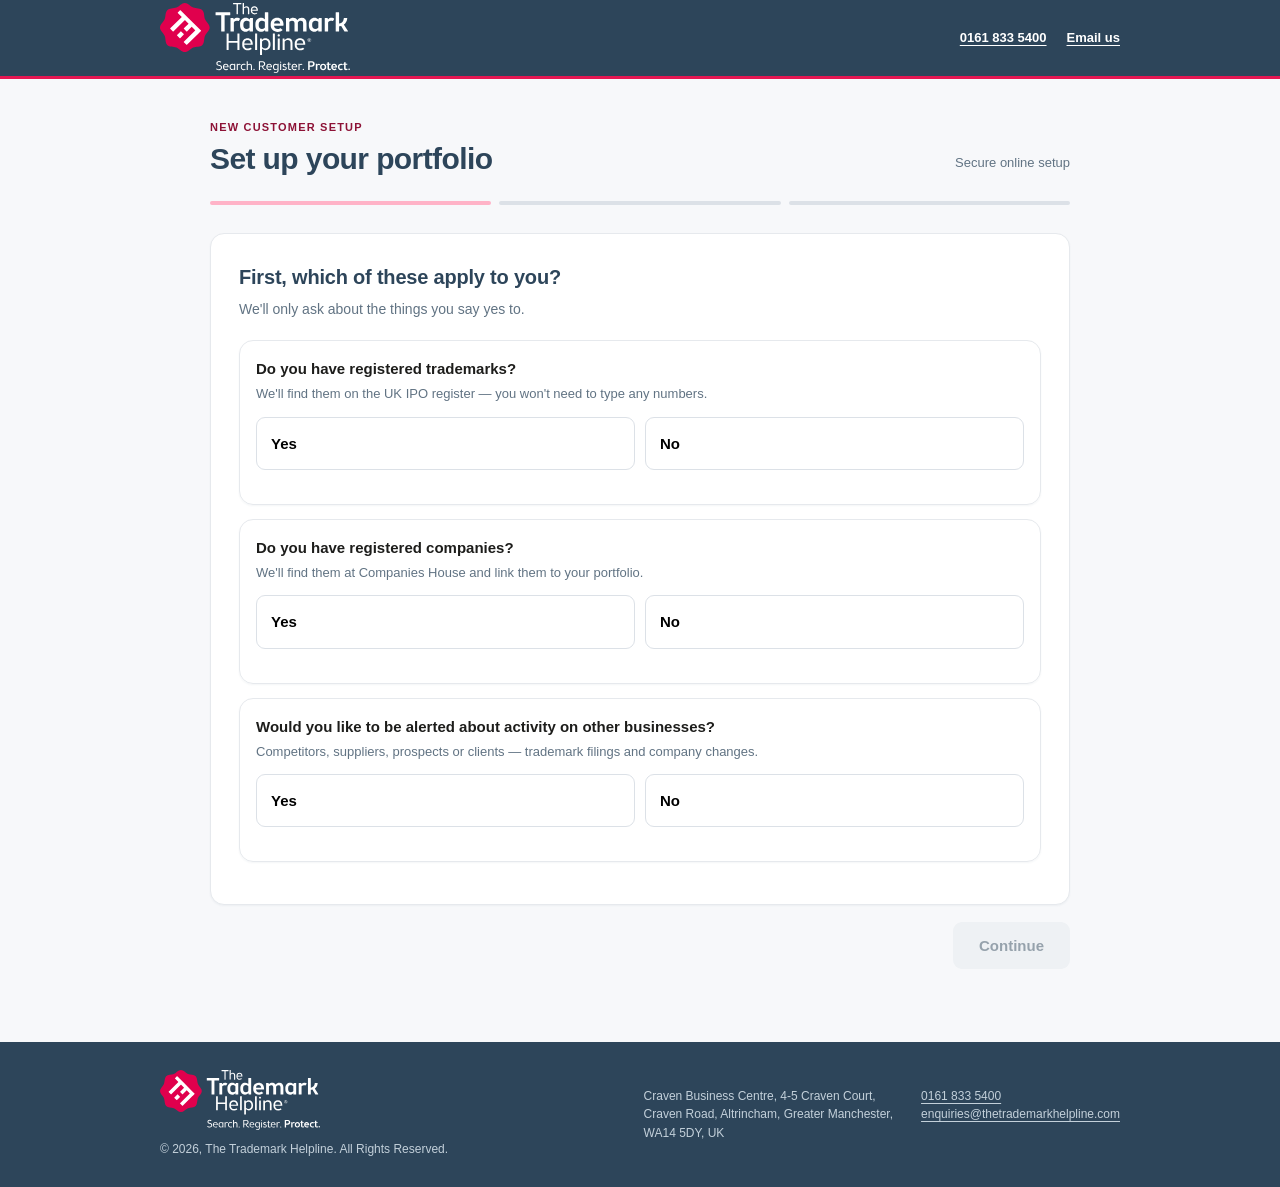
<file: index.html>
<!doctype html>
<html lang="en-GB">
<head>
<meta charset="utf-8">
<meta name="viewport" content="width=device-width, initial-scale=1">
<meta name="tmh-build" content="build 28 Sep 15:44">
<title>Set up your portfolio — The Trademark Helpline</title>
<style>
  :root{
    --ink:#14161a; --muted:#6b7280; --line:#e4e6ea; --bg:#f7f8fa; --card:#fff;
    --brand:#c81b5b; --brand-dark:#a5164b; --brand-tint:#fdeef4;
    --ok:#0f7b4f; --ok-tint:#e8f5ee; --warn:#8a5a00; --warn-tint:#fdf3e0;
    --r:10px;
  }
  *{box-sizing:border-box}
  body{margin:0;background:var(--bg);color:var(--ink);
       font:15px/1.55 -apple-system,BlinkMacSystemFont,"Segoe UI",Inter,Roboto,sans-serif}
  .wrap{max-width:860px;margin:0 auto;padding:28px 20px 80px}
  header{display:flex;align-items:baseline;gap:12px;margin-bottom:22px}
  header h1{font-size:21px;margin:0;letter-spacing:-.01em}
  header .sub{color:var(--muted);font-size:13px}

  /* progress */
  .steps{display:flex;gap:6px;margin-bottom:26px;flex-wrap:wrap}
  .steps div{flex:1;min-width:60px;height:3px;border-radius:2px;background:var(--line)}
  .steps div.done{background:var(--brand)}
  .steps div.now{background:var(--brand);opacity:.45}

  .card{background:var(--card);border:1px solid var(--line);border-radius:var(--r);
        padding:24px;margin-bottom:16px}
  h2{font-size:18px;margin:0 0 6px;letter-spacing:-.01em}
  .lead{color:var(--muted);margin:0 0 20px;font-size:14px}
  h3{font-size:14px;margin:22px 0 10px;text-transform:uppercase;letter-spacing:.05em;color:var(--muted)}

  /* choices */
  .choice{display:flex;gap:10px;margin:10px 0 18px}
  .choice button{flex:1;padding:14px;border:1px solid var(--line);background:#fff;
    border-radius:var(--r);font:inherit;cursor:pointer;text-align:left}
  .choice button:hover{border-color:var(--brand)}
  .choice button[aria-pressed="true"]{border-color:var(--brand);background:var(--brand-tint);
    box-shadow:inset 0 0 0 1px var(--brand)}
  .choice .q{font-weight:600;display:block}
  .choice .h{color:var(--muted);font-size:13px}

  .ask{border:1px solid var(--line);border-radius:var(--r);padding:16px;margin-bottom:14px}
  .ask p{margin:0 0 4px;font-weight:600}
  .ask .h{color:var(--muted);font-size:13px;margin-bottom:12px}

  /* search */
  .searchbar{display:flex;gap:8px;margin-bottom:6px}
  .searchbar select,.searchbar input,.searchbar button{
    font:inherit;padding:11px 12px;border:1px solid var(--line);border-radius:8px;background:#fff}
  .searchbar input{flex:1;min-width:0}
  .searchbar input:focus,.searchbar select:focus{outline:2px solid var(--brand);outline-offset:-1px}
  .searchbar button{background:var(--brand);color:#fff;border-color:var(--brand);
    cursor:pointer;font-weight:600;padding-inline:20px}
  .searchbar button:disabled{opacity:.5;cursor:default}
  .hint{color:var(--muted);font-size:13px;margin:0 0 16px}

  /* rows */
  .rows{border:1px solid var(--line);border-radius:var(--r);overflow:hidden;margin-bottom:14px}
  .row{display:flex;gap:12px;align-items:flex-start;padding:12px 14px;border-bottom:1px solid var(--line);
       background:#fff}
  .row:last-child{border-bottom:0}
  .row:hover{background:#fcfcfd}
  .row input[type=checkbox]{margin-top:3px;width:16px;height:16px;accent-color:var(--brand);flex:none}
  .row .main{flex:1;min-width:0}
  .row .t{font-weight:600}
  .row .m{color:var(--muted);font-size:13px;margin-top:1px}
  .row .act{flex:none}
  .row.pick{cursor:pointer}

  .tag{display:inline-block;font-size:11px;padding:2px 7px;border-radius:99px;
       border:1px solid var(--line);color:var(--muted);margin-left:6px;vertical-align:1px}
  .tag.ok{background:var(--ok-tint);color:var(--ok);border-color:transparent}
  .tag.warn{background:var(--warn-tint);color:var(--warn);border-color:transparent}
  .tag.brand{background:var(--brand-tint);color:var(--brand-dark);border-color:transparent}

  .group{border:1px solid var(--line);border-radius:var(--r);margin-bottom:14px;overflow:hidden}
  .group>.head{display:flex;justify-content:space-between;align-items:center;gap:12px;
       padding:13px 14px;background:#fbfbfc;border-bottom:1px solid var(--line)}
  .group>.head .t{font-weight:600}
  .group>.head .m{color:var(--muted);font-size:13px}

  button.link{background:none;border:0;color:var(--brand);font:inherit;cursor:pointer;
       padding:0;text-decoration:underline}
  button.ghost{background:#fff;border:1px solid var(--line);border-radius:8px;
       padding:7px 12px;font:inherit;cursor:pointer;font-size:13px}
  button.ghost:hover{border-color:var(--brand);color:var(--brand-dark)}

  /* users */
  .user{border:1px solid var(--line);border-radius:var(--r);padding:16px;margin-bottom:12px}
  .user .hd{display:flex;justify-content:space-between;align-items:center;margin-bottom:12px}
  .grid{display:grid;grid-template-columns:1fr 1fr;gap:10px}
  .grid label{display:block;font-size:12px;color:var(--muted);margin-bottom:4px}
  .grid input{width:100%;font:inherit;padding:9px 10px;border:1px solid var(--line);border-radius:8px}
  .grid input:focus{outline:2px solid var(--brand);outline-offset:-1px}
  .perms{display:flex;flex-wrap:wrap;gap:8px;margin-top:12px}
  .perms label{display:flex;align-items:center;gap:6px;font-size:13px;padding:6px 10px;
       border:1px solid var(--line);border-radius:99px;cursor:pointer}
  .perms input{accent-color:var(--brand)}
  .perms label:has(input:checked){border-color:var(--brand);background:var(--brand-tint)}

  /* nav */
  .nav{display:flex;justify-content:space-between;align-items:center;gap:12px;margin-top:8px}
  .nav .right{display:flex;gap:10px;align-items:center}
  .primary{background:var(--brand);color:#fff;border:0;border-radius:8px;padding:12px 26px;
       font:inherit;font-weight:600;cursor:pointer}
  .primary:disabled{opacity:.45;cursor:default}
  .secondary{background:#fff;border:1px solid var(--line);border-radius:8px;padding:12px 20px;
       font:inherit;cursor:pointer}
  .saved{color:var(--ok);font-size:13px}
  .saved.failed{color:#a11;font-weight:600}

  .empty{padding:26px;text-align:center;color:var(--muted);border:1px dashed var(--line);
       border-radius:var(--r);font-size:14px}
  .spin{display:inline-block;width:14px;height:14px;border:2px solid var(--line);
       border-top-color:var(--brand);border-radius:50%;animation:s .7s linear infinite;vertical-align:-2px}
  @keyframes s{to{transform:rotate(360deg)}}
  .err{background:#fdecec;color:#a11;border-radius:8px;padding:10px 12px;font-size:14px;margin-bottom:12px}
  .none{padding:18px;color:var(--muted);font-size:14px}
  @media(max-width:640px){.grid{grid-template-columns:1fr}.choice{flex-direction:column}}
  @media screen and (max-width:640px){.table-scroll{overflow-x:auto}}

  /* order summary */
  .done-head{border-left:3px solid var(--ok)}
  .sum-table{width:100%;border-collapse:collapse;font-size:14px}
  .sum-table td{padding:8px 12px 8px 14px;border-top:1px solid var(--line);vertical-align:top}
  .sum-table tr:first-child td{border-top:0}
  .sum-table td:nth-child(2),.sum-table td:nth-child(3),.sum-table td:nth-child(4){
    color:var(--muted);font-size:13px}
  .group .sum-table td{padding-left:14px}
  ol.next{margin:0 0 14px;padding-left:20px}
  ol.next li{margin-bottom:10px}
  ol.next strong{display:block}

  @media print{
    body{background:#fff}
    .wrap{padding:0;max-width:none}
    .nav,.steps,#printSummary{display:none}
    .card{border:0;padding:0 0 18px;margin:0;break-inside:avoid}
    .group,.sum-table tr{break-inside:avoid}
    h2{font-size:16px}
  }
</style>
<link rel="stylesheet" href="./assets/onboarding-shell.css">
</head>
<body>
<a class="skip-link" href="#onboarding-main">Skip to the form</a>
<header class="site-header">
  <div class="site-header__inner">
    <img src="./assets/tmh-logo-white.svg" alt="The Trademark Helpline" width="225" height="60">
    <div class="site-header__contact" aria-label="Contact The Trademark Helpline">
      <a href="tel:+441618335400">0161 833 5400</a>
      <a href="mailto:enquiries@thetrademarkhelpline.com">Email us</a>
    </div>
  </div>
</header>
<main class="wrap" id="onboarding-main">
  <div class="form-heading">
    <div>
      <p class="eyebrow">New customer setup</p>
      <h1>Set up your portfolio</h1>
    </div>
    <span class="sub">Secure online setup</span>
  </div>
  <div class="steps" id="progress"></div>
  <div id="stage"></div>
  <div class="nav">
    <button class="secondary" id="back">Back</button>
    <div class="right">
      <span class="saved" id="saved"></span>
      <button class="primary" id="next">Continue</button>
    </div>
  </div>
</main>
<footer class="site-footer">
  <div class="site-footer__inner">
    <div>
      <img src="./assets/tmh-logo-white.svg" alt="The Trademark Helpline" width="225" height="60">
      <p>© 2026, The Trademark Helpline. All Rights Reserved.</p>
    </div>
    <div class="site-footer__details">
      <p>Craven Business Centre, 4-5 Craven Court,<br>
        Craven Road, Altrincham, Greater Manchester,<br>WA14 5DY, UK</p>
      <p><a href="tel:+441618335400">0161 833 5400</a><br>
        <a href="mailto:enquiries@thetrademarkhelpline.com">enquiries@thetrademarkhelpline.com</a></p>
    </div>
  </div>
</footer>

<script>
const WATCH_TYPES = [
  ['competitor','Competitor'], ['supplier','Supplier'],
  ['prospect','Prospect'],     ['client','Client'],
];

/* Being in a portfolio is a view, not a claim of ownership. A client can
   legitimately hold a group company's mark, or one they merely want in sight,
   and neither implies a right to change it. Recorded per item, stated by the
   client at the moment they are looking at it — the only time they reliably
   know. Entitlement is derived from this later; it is never inferred from
   membership. */
const BASIS = [
  ['owned',      'We own this',        'Registered to us or our applicant record'],
  ['group',      'Group company',      'Owned by a company in our group'],
  ['managed',    'We manage it',       'Someone else owns it; we act for them'],
  ['monitoring', 'Monitoring only',    'Not ours — we want it in view'],
];
const basisSelect = (val, attr) => `<select ${attr} title="Why is this in your portfolio?">` +
  BASIS.map(([v,l])=>`<option value="${v}" ${(val||'owned')===v?'selected':''}>${l}</option>`).join('') +
  `</select>`;

function newSubmissionId(){
  if (globalThis.crypto?.randomUUID) return globalThis.crypto.randomUUID();
  return 'xxxxxxxx-xxxx-4xxx-yxxx-xxxxxxxxxxxx'.replace(/[xy]/g, c => {
    const r = Math.floor(Math.random() * 16);
    return (c === 'x' ? r : (r & 3) | 8).toString(16);
  });
}

const S = {
  submissionId: newSubmissionId(),
  version: 0,
  router: { trademarks:null, companies:null, watchlist:null },
  applicants: [],      // {ipo,name,kind,postcode,marks:[{...,include}],companies:[]}
  companies: [],       // {company_number,company_name,...,include}
  users: [ blankUser(true) ],
  watch: { applicants:[], companies:[] },   // each carries .relationship
};

function blankUser(primary){
  return { primary, first:'', last:'', position:'', email:'', mobile:'',
           reports: !!primary,
           perms:{ read:true, request:false, authorise:false, pay:false } };
}

const steps = () => {
  const out = [{id:'router', label:'About you'}];
  if (S.router.trademarks) out.push({id:'trademarks', label:'Trademarks'});
  if (S.router.companies)  out.push({id:'companies',  label:'Companies'});
  out.push({id:'users', label:'Users'});
  if (S.router.watchlist)  out.push({id:'watch', label:'Watchlist'});
  out.push({id:'review', label:'Review'});
  return out;
};
let at = 0;

const esc = s => String(s ?? '').replace(/[&<>"]/g, c => ({'&':'&amp;','<':'&lt;','>':'&gt;','"':'&quot;'}[c]));
const $  = s => document.querySelector(s);

function labelVisibleControls(){
  document.querySelectorAll('input, select, textarea').forEach(control => {
    if (control.getAttribute('aria-label') || control.getAttribute('aria-labelledby') ||
        control.getAttribute('title') || control.closest('label')) return;
    const label = control.parentElement?.querySelector(':scope > label');
    const name = label?.textContent?.trim() || control.getAttribute('placeholder');
    if (name) control.setAttribute('aria-label', name);
  });
}

const PORTAL_API = globalThis.TMH_PORTAL_API_BASE ||
  'https://my.thetrademarkhelpline.com/api/onboarding-intake';
const LOOKUP_API = PORTAL_API + '/lookups';

/* What the registers said at the moment of the claim. Kept because a portfolio
   claim can be disputed later, and "the register showed this on this date" is
   the only defensible answer. Trimmed to identifiers and counts — the full
   payloads would bloat every save without adding evidential value. */
const EVIDENCE = [];
function note(path, d){
  const at = new Date().toISOString();
  const size = o => Array.isArray(o) ? o.length : undefined;
  EVIDENCE.push({
    at, endpoint: path,
    results: size(d?.results) ?? size(d?.trademarks) ?? size(d?.current),
    keys: (d?.results || []).slice(0, 25).map(x =>
            x.ipo_identifier ?? x.company_number ?? x.application_number ?? x.officer_id)
          .filter(Boolean),
    applicant: d?.applicant ? { ipo_identifier: d.applicant.ipo_identifier,
                                name: d.applicant.name,
                                company_number: d.applicant.company_number } : undefined,
    trademarks: (d?.trademarks || []).map(t => t.application_number),
    error: d?.error,
  });
  if (EVIDENCE.length > 200) EVIDENCE.splice(0, EVIDENCE.length - 200);
}

async function api(path){
  const r = await fetch(LOOKUP_API + path);
  if (!r.ok) throw new Error('lookup failed');
  const d = await r.json();
  note(path, d);
  return d;
}

/* ── persistence: every step is saved before moving on ─────────────── */
/* A save that fails must say so. This used to swallow the error and clear the
   label, so a client whose submission never reached the database saw exactly
   what a client whose submission landed saw. Note that the API answers 200 with
   `stored: "failed"` when the database write itself fails, so the HTTP status
   alone is not the answer. Returns whether it actually stored. */
async function save(){
  const next = S.version + 1;
  const body = { submission_id:S.submissionId, version:next,
    form_type:'new_customer', schema_version:'tmh-onboarding.new-customer.v1',
    completed:steps()[at].id === 'review',
    state:snapshot() };
  try{
    const r = await fetch(PORTAL_API + '/submissions', {method:'POST',
      headers:{'Content-Type':'application/json'}, body:JSON.stringify(body)});
    if (!r.ok) throw new Error('http ' + r.status);
    const d = await r.json();
    if (!d.stored || d.stored === 'failed')
      throw new Error(d.stored || 'not stored');
    S.submissionId = S.submissionId || d.submission_id;
    S.version = next;                    // only spend the version on success
    saveState('saved');
    return true;
  }catch(e){
    saveState('failed');
    return false;
  }
}

function saveState(kind){
  const el = $('#saved');
  if (kind === 'saved'){
    el.className = 'saved'; el.textContent = 'Saved';
    setTimeout(()=>{ if (el.textContent === 'Saved') el.textContent=''; }, 1800);
  } else {
    el.className = 'saved failed';
    el.textContent = 'Not saved — we will try again';
  }
}
function snapshot(){
  return {
    router: S.router,
    portfolio: {
      applicants: S.applicants.map(a => ({
        ipo_identifier:a.ipo, name:a.name, basis:a.basis || 'owned',
        trademarks: a.marks.filter(m=>m.include).map(m=>m.application_number),
        excluded:   a.marks.filter(m=>!m.include).map(m=>m.application_number),
      })),
      companies: S.companies.filter(c=>c.include)
                  .map(c=>({company_number:c.company_number, company_name:c.company_name,
                            basis:c.basis || 'owned', via:c.via})),
    },
    watchlist: {
      applicants: S.watch.applicants.map(a=>({
        ipo_identifier:a.ipo, name:a.name, relationship:a.relationship,
        trademarks:a.marks.filter(m=>m.include).map(m=>m.application_number) })),
      companies: S.watch.companies.filter(c=>c.include)
                  .map(c=>({company_number:c.company_number, company_name:c.company_name,
                            relationship:c.relationship, via:c.via})),
    },
    users: S.users.map(u => ({...u, receives_reports:!!u.reports})),
    lookup_evidence: EVIDENCE,
  };
}

/* ── step 1: router ────────────────────────────────────────────────── */
function viewRouter(){
  const yn = (key, q, hint) => `
    <div class="ask">
      <p>${q}</p><div class="h">${hint}</div>
      <div class="choice">
        <button data-k="${key}" data-v="1" aria-pressed="${S.router[key]===true}">
          <span class="q">Yes</span></button>
        <button data-k="${key}" data-v="0" aria-pressed="${S.router[key]===false}">
          <span class="q">No</span></button>
      </div>
    </div>`;
  return `<div class="card">
    <h2>First, which of these apply to you?</h2>
    <p class="lead">We'll only ask about the things you say yes to.</p>
    ${yn('trademarks','Do you have registered trademarks?',
         'We\'ll find them on the UK IPO register — you won\'t need to type any numbers.')}
    ${yn('companies','Do you have registered companies?',
         'We\'ll find them at Companies House and link them to your portfolio.')}
    ${yn('watchlist','Would you like to be alerted about activity on other businesses?',
         'Competitors, suppliers, prospects or clients — trademark filings and company changes.')}
  </div>`;
}

/* ── step 2: trademarks ────────────────────────────────────────────── */
function viewTrademarks(mode){
  const W = mode === 'watch';
  const list = W ? S.watch.applicants : S.applicants;
  return `<div class="card">
    <h2>${W ? 'Trademarks to watch' : 'Your trademarks'}</h2>
    <p class="lead">${W
      ? 'Search for a brand or business whose trademarks you want to follow.'
      : 'Search by trademark name or by the name it\'s registered under. We\'ll pull in everything that applicant owns.'}</p>
    <div class="searchbar">
      <select id="tmMode">
        <option value="trademark">Trademark name</option>
        <option value="applicant">Applicant name</option>
      </select>
      <input id="tmQ" placeholder="e.g. your brand name" autocomplete="off">
      <button id="tmGo">Search</button>
    </div>
    <p class="hint">Not sure? Search the brand name as it appears on the register.</p>
    <div id="tmResults">${tmSearch && tmSearch.W===W
        ? renderTmResults(tmSearch.data, tmSearch.mode, W) : ''}</div>
    ${list.length ? `<h3>${W?'Watching':'In your portfolio'}</h3>` : ''}
    <div id="tmChosen">${list.map((a,i)=>applicantCard(a,i,W)).join('')}</div>
    ${!list.length ? `<div class="empty">Nothing added yet. Search above to begin.</div>` : ''}
  </div>`;
}

function applicantCard(a, i, W){
  const on = a.marks.filter(m=>m.include).length;
  return `<div class="group">
    <div class="head">
      <div>
        <div class="t">${esc(a.name)}</div>
        <div class="m">Applicant ${a.ipo}${a.postcode?' · '+esc(a.postcode):''} ·
          ${on} of ${a.marks.length} selected</div>
      </div>
      <div style="display:flex;gap:8px;align-items:center">
        ${W ? relSelect(a.relationship, `data-rel-app="${i}"`)
            : basisSelect(a.basis, `data-basis-app="${i}"`)}
        <button class="ghost" data-drop-app="${i}" ${W?'data-w="1"':''}>Remove</button>
      </div>
    </div>
    ${a.similar && a.similar.length ? a.similar.map(s=>`
      <div class="row" style="background:var(--warn-tint)">
        <div class="main">
          <div class="t">${esc(s.name)} <span class="tag warn">${esc(s.confidence)}</span></div>
          <div class="m">Applicant ${s.ipo_identifier} · ${s.trademark_count} trademarks${
            s.postcode?' · '+esc(s.postcode):''}</div>
          <div class="m">This looks like the same business under a second record. Add it too?</div>
        </div>
        <div class="act">
          <button class="ghost" data-add-similar="${s.ipo_identifier}" ${W?'data-w="1"':''}>Add</button>
        </div>
      </div>`).join('') : ''}
    <div class="rows" style="border:0;border-radius:0">
      ${a.marks.map((m,j)=>`
        <div class="row">
          <input type="checkbox" ${m.include?'checked':''}
                 data-mark="${i}:${j}" ${W?'data-w="1"':''}>
          <div class="main">
            <div class="t">${esc(m.mark_text || m.application_number)}
              <span class="tag">${esc(m.status||'')}</span></div>
            <div class="m">${esc(m.application_number)}${
              m.mark_type?' · '+esc(m.mark_type):''}${m.expiry?' · renews '+esc(m.expiry):''}</div>
          </div>
        </div>`).join('')}
    </div>
  </div>`;
}

const relSelect = (val, attr) => `<select ${attr}>` +
  WATCH_TYPES.map(([v,l])=>`<option value="${v}" ${val===v?'selected':''}>${l}</option>`).join('') +
  `</select>`;

/* ── step 3: companies ─────────────────────────────────────────────── */
function viewCompanies(mode){
  const W = mode === 'watch';
  const list = W ? S.watch.companies : S.companies;
  return `<div class="card">
    <h2>${W ? 'Companies to watch' : 'Your companies'}</h2>
    <p class="lead">${W
      ? 'Search for companies you want to follow.'
      : 'Search by company name, or find every company you\'re a director of by searching your own name.'}</p>
    <div class="searchbar">
      <select id="coMode">
        <option value="company">Company name</option>
        <option value="officer">My name (find all my companies)</option>
      </select>
      <input id="coQ" placeholder="e.g. your company name" autocomplete="off">
      <button id="coGo">Search</button>
    </div>
    <p class="hint">Searching by name finds every company where you're listed as an officer.</p>
    <div id="coResults">${coSearch && coSearch.W===W ? coResultsHtml(W) : ''}</div>
    ${list.length ? `<h3>${W?'Watching':'In your portfolio'}</h3>` : ''}
    <div id="coChosen">
      ${list.map((c,i)=>`
        <div class="group">
          <div class="row" style="border-bottom:0">
            <input type="checkbox" ${c.include?'checked':''} data-co="${i}" ${W?'data-w="1"':''}>
            <div class="main">
              <div class="t">${esc(c.company_name)}
                <span class="tag ${c.company_status==='active'?'ok':''}">${esc(c.company_status||'')}</span></div>
              <div class="m">${esc(c.company_number)}${c.postcode?' · '+esc(c.postcode):''}</div>
            </div>
            <div class="act" style="display:flex;gap:8px;align-items:center">
              ${W?relSelect(c.relationship, `data-rel-co="${i}"`)
                 :basisSelect(c.basis, `data-basis-co="${i}"`)}
              <button class="ghost" data-officers="${esc(c.company_number)}"
                      ${W?'data-w="1"':''}>People</button>
            </div>
          </div>
          <div data-officers-panel="${esc(c.company_number)}"></div>
        </div>`).join('')}
    </div>
    ${!list.length ? `<div class="empty">Nothing added yet. Search above to begin.</div>` : ''}
  </div>`;
}

/* ── step 4: users ─────────────────────────────────────────────────── */
function viewUsers(){
  return `<div class="card">
    <h2>Who should have access?</h2>
    <p class="lead">You're the primary user. Add colleagues or an adviser if someone else
      manages your trademarks.</p>
    ${S.users.map((u,i)=>`
      <div class="user">
        <div class="hd">
          <strong>${u.primary?'Primary user':'User '+(i+1)}</strong>
          ${u.primary?'':`<button class="link" data-drop-user="${i}">Remove</button>`}
        </div>
        <div class="grid">
          <div><label>First name</label><input data-u="${i}:first" value="${esc(u.first)}"></div>
          <div><label>Last name</label><input data-u="${i}:last" value="${esc(u.last)}"></div>
          <div><label>Position</label><input data-u="${i}:position" value="${esc(u.position)}"></div>
          <div><label>Email</label><input data-u="${i}:email" type="email" value="${esc(u.email)}"></div>
          <div><label>Mobile${u.primary?'':' (optional)'}</label>
               <input data-u="${i}:mobile" value="${esc(u.mobile)}"></div>
        </div>
        <div class="perms">
          ${[['read','Read only'],['request','Request changes'],
             ['authorise','Authorise changes'],['pay','Make payments']]
            .map(([k,l])=>`<label><input type="checkbox" data-p="${i}:${k}"
              ${u.perms[k]?'checked':''}> ${l}</label>`).join('')}
          <label><input type="checkbox" data-rep="${i}" ${u.reports?'checked':''}>
            Receives monitoring reports</label>
        </div>
        ${u.primary && !u.reports ? `<p class="hint" style="margin:8px 0 0">Reports will go to
          whoever is ticked below instead of you.</p>` : ''}
      </div>`).join('')}
    <button class="ghost" id="addUser">Add another user</button>
  </div>`;
}

/* ── step 6: review ────────────────────────────────────────────────── */
function viewReview(){
  const marks = S.applicants.reduce((n,a)=>n+a.marks.filter(m=>m.include).length,0);
  const cos   = S.companies.filter(c=>c.include).length;
  const wm    = S.watch.applicants.reduce((n,a)=>n+a.marks.filter(m=>m.include).length,0);
  const wc    = S.watch.companies.filter(c=>c.include).length;
  const line = (l,v) => `<div class="row"><div class="main"><div class="t">${l}</div></div>
      <div class="act"><strong>${v}</strong></div></div>`;
  return `<div class="card">
    <h2>Check this over</h2>
    <p class="lead">This is what we'll set up. You can change any of it later in the portal.</p>
    <div class="rows">
      ${line('Trademarks in your portfolio', marks)}
      ${line('Companies in your portfolio', cos)}
      ${S.router.watchlist ? line('Trademarks on your watchlist', wm) : ''}
      ${S.router.watchlist ? line('Companies on your watchlist', wc) : ''}
      ${line('People with access', S.users.length)}
    </div>
    <h3>Excluded</h3>
    <p class="hint">Anything you unticked stays out of your portfolio. You can add it later.</p>
  </div>`;
}

/* ── the order summary ────────────────────────────────────────────────
   The last thing a client sees, and the only record they keep. It lists what
   was actually set up rather than a count of it — a client who is told "9
   trademarks" cannot check that; one who is shown all nine can. Printable,
   because people file these. */
function viewSummary(){
  const ref = (S.submissionId || '').slice(0, 8).toUpperCase();
  const when = new Date().toLocaleDateString('en-GB',
    {day:'numeric', month:'long', year:'numeric'});

  const markRows = list => list.flatMap(a => a.marks.filter(m => m.include).map(m => `
    <tr><td><strong>${esc(m.mark_text || m.application_number)}</strong></td>
        <td>${esc(m.application_number)}</td>
        <td>${esc(m.status || '')}</td>
        <td>${m.expiry ? 'renews ' + esc(String(m.expiry).slice(0,10)) : ''}</td></tr>`)).join('');

  const owned   = S.applicants;
  const ownMarks = owned.reduce((n,a)=>n+a.marks.filter(m=>m.include).length,0);
  const cos     = S.companies.filter(c=>c.include);
  const wApps   = S.watch.applicants;
  const wMarks  = wApps.reduce((n,a)=>n+a.marks.filter(m=>m.include).length,0);
  const wCos    = S.watch.companies.filter(c=>c.include);
  const excluded = owned.reduce((n,a)=>n+a.marks.filter(m=>!m.include).length,0);

  const perm = u => (Object.entries(u.perms||{}).filter(([,v])=>v).map(([k])=>({
    read:'View the portfolio', request:'Request changes',
    authorise:'Authorise changes', pay:'Make payments'}[k] || k)).join(' · ') || 'View only')
    + (u.reports ? ' · Reports requested' : '');

  return `<div class="card done-head">
      <h2>Your details have been received</h2>
      <p class="lead">Submission reference <strong>${esc(ref)}</strong> · ${when}.
        Keep this reference if you need to contact us about your submission.</p>
      <button class="primary" id="continuePortalSetup">Continue to secure Portal access</button>
      <button class="ghost secondary-action" id="printSummary">Print or save a PDF copy</button>
    </div>

    <div class="card">
      <h2>What you submitted for review</h2>
      <div class="rows" style="margin-bottom:20px">
        ${sumRow('Trademarks in your portfolio', ownMarks)}
        ${cos.length ? sumRow('Companies linked to your portfolio', cos.length) : ''}
        ${wMarks || wCos.length ? sumRow('Trademarks on your watchlist', wMarks) : ''}
        ${wCos.length ? sumRow('Companies on your watchlist', wCos.length) : ''}
        ${sumRow('People named for requested access', S.users.length)}
      </div>

      ${owned.length ? `<h3>Trademarks in your portfolio</h3>
        ${owned.map(a => `<div class="group">
            <div class="head"><div><div class="t">${esc(a.name)}</div>
              <div class="m">Applicant ${esc(a.ipo)} · ${
                a.marks.filter(m=>m.include).length} in your portfolio ·
                ${esc(BASIS_LABEL[a.basis||'owned'])}</div></div></div>
            <div class="table-scroll" tabindex="0" role="region" aria-label="Trademarks in your portfolio">
              <table class="sum-table">${markRows([a])}</table>
            </div>
          </div>`).join('')}
        ${excluded ? `<p class="hint">${excluded} trademark${excluded===1?'':'s'} you
          unticked ${excluded===1?'is':'are'} not included. Tell us any time and we will add
          ${excluded===1?'it':'them'}.</p>` : ''}` : ''}

      ${cos.length ? `<h3>Companies in your portfolio</h3>
        <div class="table-scroll" tabindex="0" role="region" aria-label="Companies in your portfolio">
        <table class="sum-table">${cos.map(c=>`<tr>
          <td><strong>${esc(c.company_name)}</strong></td>
          <td>${esc(c.company_number)}</td>
          <td>${esc(c.company_status||'')}</td>
          <td>${esc(BASIS_LABEL[c.basis||'owned'])}</td></tr>`).join('')}</table>
        </div>` : ''}

      ${wApps.length || wCos.length ? `<h3>Your watchlist</h3>
        <div class="table-scroll" tabindex="0" role="region" aria-label="Your watchlist">
        <table class="sum-table">
          ${wApps.map(a=>`<tr><td><strong>${esc(a.name)}</strong></td>
            <td>${a.marks.filter(m=>m.include).length} trademarks</td>
            <td>${esc(a.relationship||'')}</td><td></td></tr>`).join('')}
          ${wCos.map(c=>`<tr><td><strong>${esc(c.company_name)}</strong></td>
            <td>${esc(c.company_number)}</td>
            <td>${esc(c.relationship||'')}</td><td></td></tr>`).join('')}
        </table></div>` : ''}

      <h3>Requested access</h3>
      <div class="table-scroll" tabindex="0" role="region" aria-label="Requested access">
      <table class="sum-table">
        ${S.users.map(u=>`<tr>
          <td><strong>${esc(u.first)} ${esc(u.last)}</strong>${
            u.primary?' <span class="tag brand">main contact</span>':''}</td>
          <td>${esc(u.email)}</td>
          <td colspan="2">${esc(perm(u))}</td></tr>`).join('')}
      </table>
      </div>
    </div>

    <div class="card">
      <h2>What happens next</h2>
      <ol class="next">
        <li><strong>We review your submitted details.</strong>
          If anything needs confirming we will email you before going further.</li>
        <li><strong>Verify your primary email.</strong>
          Continue to the Portal, accept the current policies, then use the
          secure link we email you.</li>
        <li><strong>Your submitted details remain pending.</strong>
          This submission does not activate Portal access or monitoring.
          Email verification creates only a provisional account; it does not
          activate ownership or authority.</li>
      </ol>
      <p class="hint">This summary records your requested portfolio, access and report
        recipients. It does not by itself give anyone the right to make changes to a
        trademark. We will confirm the appropriate authority before acting.</p>
      <p class="hint" style="margin-bottom:0">Something not right? Call us on
        <a href="tel:+441618335400">+44 161 833 5400</a> and give us submission reference
        <strong>${esc(ref)}</strong>.
        Nothing here is fixed — you can add, remove or change any of it later.</p>
    </div>`;
}

const BASIS_LABEL = Object.fromEntries(BASIS.map(([v,l])=>[v,l]));

function viewSaveFailed(){
  return `<div class="card" style="border-left:3px solid #a11">
    <h2>We could not save your details</h2>
    <p class="lead">Nothing has been lost — everything you entered is still on this
      page. This is a problem at our end, not with anything you did.</p>
    <button class="ghost" id="retrySubmit">Try again</button>
    <p class="hint" style="margin:14px 0 0">If it fails again, call us on
      <a href="tel:+441618335400">+44 161 833 5400</a> and we will take the details
      over the phone. Please do not close this page until you have spoken to us.</p>
  </div>`;
}

const sumRow = (label, value) => `<div class="row"><div class="main">
    <div class="t">${label}</div></div><div class="act"><strong>${value}</strong></div></div>`;

/* ── rendering ─────────────────────────────────────────────────────── */
function render(){
  const st = steps();
  at = Math.min(at, st.length-1);
  $('#progress').innerHTML = st.map((s,i)=>
    `<div class="${i<at?'done':i===at?'now':''}" title="${s.label}"></div>`).join('');
  const id = st[at].id;
  const html = {
    router:      viewRouter,
    trademarks:  ()=>viewTrademarks('own'),
    companies:   ()=>viewCompanies('own'),
    users:       viewUsers,
    watch:       viewWatch,
    review:      viewReview,
  }[id]();
  $('#stage').innerHTML = html;
  $('#back').style.visibility = at ? 'visible' : 'hidden';
  $('#next').textContent = id==='review' ? 'Create my portfolio' : 'Continue';
  $('#next').disabled = !valid(id);
  wire(id);
  labelVisibleControls();
}

/* A search result list must survive adding something from it. Selecting an
   officer used to replace the list with that person's companies, so picking a
   second record meant searching again — while the hint told you that you could
   pick more than one. Held here so render() can put it back. */
let tmSearch = null;   // {W, mode, data, q}
let coSearch = null;   // {W, mode, results, q}
let coOpen   = {};     // officer_id -> {data, added, taken[]} — several may be open

let watchTab = 'trademarks';
function viewWatch(){
  return `<div class="card" style="padding-bottom:6px">
      <h2>Your watchlist</h2>
      <p class="lead">Follow other businesses — you'll be alerted to trademark filings and
        company changes. Tell us how each one relates to you.</p>
      <div class="choice" style="margin-bottom:0">
        <button data-tab="trademarks" aria-pressed="${watchTab==='trademarks'}">
          <span class="q">Trademarks</span><span class="h">Follow a brand</span></button>
        <button data-tab="companies" aria-pressed="${watchTab==='companies'}">
          <span class="q">Companies</span><span class="h">Follow a business</span></button>
      </div>
    </div>
    ${watchTab==='trademarks' ? viewTrademarks('watch') : viewCompanies('watch')}`;
}

function valid(id){
  if (id==='router') return Object.values(S.router).every(v=>v!==null);
  if (id==='users'){
    const p = S.users[0];
    const recipients = S.users.filter(u=>u.reports);
    return p.first.trim() && p.last.trim() && /.+@.+\..+/.test(p.email) && p.mobile.trim()
      && recipients.length > 0
      && recipients.every(u=>u.first.trim() && u.last.trim() && /.+@.+\..+/.test(u.email));
  }
  return true;
}

/* ── events ────────────────────────────────────────────────────────── */
function wire(id){
  if (id==='router'){
    $('#stage').querySelectorAll('[data-k]').forEach(b => b.onclick = () => {
      S.router[b.dataset.k] = b.dataset.v === '1';
      render();
    });
  }

  if (id==='trademarks' || (id==='watch' && watchTab==='trademarks')){
    const W = id==='watch';
    const go = async () => {
      const q = $('#tmQ').value.trim(); if (q.length<2) return;
      const mode = $('#tmMode').value;
      $('#tmResults').innerHTML = '<div class="none"><span class="spin"></span> Searching…</div>';
      try{
        const d = await api(`/api/search/${mode}?q=${encodeURIComponent(q)}`);
        tmSearch = { W, mode, q, data: d };
        render();
      }catch(e){ $('#tmResults').innerHTML = '<div class="err">Search unavailable. Try again.</div>'; }
    };
    $('#tmGo').onclick = go;
    $('#tmQ').onkeydown = e => { if (e.key==='Enter') go(); };
    if (tmSearch && tmSearch.W===W) { $('#tmQ').value = tmSearch.q; wireTmResults(W); }
    bindChosen(W);
  }

  if (id==='companies' || (id==='watch' && watchTab==='companies')){
    const W = id==='watch';
    const go = async () => {
      const q = $('#coQ').value.trim(); if (q.length<2) return;
      const mode = $('#coMode').value;
      $('#coResults').innerHTML = '<div class="none"><span class="spin"></span> Searching…</div>';
      try{
        const d = await api(`/api/search/${mode}?q=${encodeURIComponent(q)}`);
        coSearch = { W, mode, q, results: d.results || [] };
        coOpen = {};
        render();
      }catch(e){ $('#coResults').innerHTML = '<div class="err">Search unavailable. Try again.</div>'; }
    };
    $('#coGo').onclick = go;
    $('#coQ').onkeydown = e => { if (e.key==='Enter') go(); };
    if (coSearch && coSearch.W===W) { $('#coQ').value = coSearch.q;
                                      $('#coMode').value = coSearch.mode; }
    wireCoResults(W);
    bindChosen(W);
  }

  if (id==='watch'){
    $('#stage').querySelectorAll('[data-tab]').forEach(b => b.onclick = () => {
      watchTab = b.dataset.tab; render();
    });
  }

  if (id==='users'){
    $('#stage').querySelectorAll('[data-u]').forEach(inp => inp.oninput = () => {
      const [i,f] = inp.dataset.u.split(':'); S.users[i][f] = inp.value;
      $('#next').disabled = !valid('users');
    });
    $('#stage').querySelectorAll('[data-p]').forEach(inp => inp.onchange = () => {
      const [i,k] = inp.dataset.p.split(':'); S.users[i].perms[k] = inp.checked;
    });
    $('#stage').querySelectorAll('[data-drop-user]').forEach(b => b.onclick = () => {
      S.users.splice(+b.dataset.dropUser,1); render();
    });
    $('#addUser').onclick = () => { S.users.push(blankUser(false)); render(); };
    $('#stage').querySelectorAll('[data-rep]').forEach(b => b.onchange = () => {
      const i = +b.dataset.rep;
      S.users[i].reports = b.checked;
      if (!S.users.some(u => u.reports)) S.users[i].reports = true;
      render();
    });
  }
}

function bindChosen(W){
  $('#stage').querySelectorAll('[data-mark]').forEach(cb => cb.onchange = () => {
    const [i,j] = cb.dataset.mark.split(':').map(Number);
    (W?S.watch.applicants:S.applicants)[i].marks[j].include = cb.checked;
  });
  $('#stage').querySelectorAll('[data-co]').forEach(cb => cb.onchange = () => {
    (W?S.watch.companies:S.companies)[+cb.dataset.co].include = cb.checked;
  });
  $('#stage').querySelectorAll('[data-drop-app]').forEach(b => b.onclick = () => {
    (W?S.watch.applicants:S.applicants).splice(+b.dataset.dropApp,1); render();
  });
  $('#stage').querySelectorAll('[data-rel-app]').forEach(s => s.onchange = () => {
    S.watch.applicants[+s.dataset.relApp].relationship = s.value;
  });
  $('#stage').querySelectorAll('[data-rel-co]').forEach(s => s.onchange = () => {
    S.watch.companies[+s.dataset.relCo].relationship = s.value;
  });
  $('#stage').querySelectorAll('[data-basis-app]').forEach(s => s.onchange = () => {
    S.applicants[+s.dataset.basisApp].basis = s.value;
  });
  $('#stage').querySelectorAll('[data-basis-co]').forEach(s => s.onchange = () => {
    S.companies[+s.dataset.basisCo].basis = s.value;
  });
  $('#stage').querySelectorAll('[data-add-similar]').forEach(b => b.onclick = async () => {
    b.disabled = true; b.textContent = 'Adding…';
    await addApplicant(b.dataset.addSimilar, W); render();
  });
  $('#stage').querySelectorAll('[data-officers]').forEach(b => b.onclick = () =>
    showOfficers(b.dataset.officers, W, false));
}

/* ── officers of a company you have already added ──────────────────────
   Most people cannot pick themselves out of a list of namesakes, but they can
   always find themselves in the officer list of their own company. From there
   we already know exactly who they are, so their other companies follow. */
async function showOfficers(number, W, all){
  const panel = $(`[data-officers-panel="${number}"]`);
  if (!panel) return;
  if (panel.dataset.open === '1' && !all){ panel.dataset.open=''; panel.innerHTML=''; return; }
  panel.dataset.open = '1';
  panel.innerHTML = `<div class="none"><span class="spin"></span> Looking up officers…</div>`;

  let d;
  try { d = await api(`/api/company/${number}/officers${all?'?scope=all':''}`); }
  catch(e){ panel.innerHTML = `<div class="err">Could not reach Companies House.</div>`; return; }
  if (d.error){ panel.innerHTML = `<div class="err">${esc(d.error)}</div>`; return; }

  const rows = [...(d.current||[]), ...(d.former||[])];
  if (!rows.length){ panel.innerHTML = `<div class="none">No officers on record.</div>`; return; }

  panel.innerHTML = `
    <div class="rows" style="border:0;border-radius:0;border-top:1px solid var(--line)">
      ${rows.map(o=>`
        <div class="row pick" data-officer-pick="${esc(o.officer_id)}">
          <div class="main">
            <div class="t">${esc(o.name)}
              ${o.resigned_on?'<span class="tag warn">former</span>':''}</div>
            <div class="m">${esc(o.officer_role||'')}${
              o.appointment_count!=null
                ? ' · '+o.appointment_count+' appointment'+(o.appointment_count===1?'':'s')
                : ''}${o.appointed_on?' · since '+esc(o.appointed_on):''}</div>
          </div>
          <div class="act"><button class="ghost">See companies</button></div>
        </div>`).join('')}
    </div>
    ${!all && d.former_count ? `<div style="padding:10px 14px"><button class="link" `
      + `data-officers-all="${esc(number)}">Show ${d.former_count} former `
      + `officer${d.former_count===1?'':'s'}</button></div>` : ''}`;

  panel.querySelectorAll('[data-officers-all]').forEach(b => b.onclick = () =>
    showOfficers(number, W, true));
  panel.querySelectorAll('[data-officer-pick]').forEach(row => row.onclick = async () => {
    row.style.opacity = .5;
    const id = row.dataset.officerPick;
    const o  = rows.find(x => String(x.officer_id) === String(id)) || {};
    const d2 = await api(`/api/officer/${id}/companies`);

    /* Hand off to the one list of people at the top of the step, rather than
       running a second, subtly different version of it down here. The officer
       list of a company is how you *find* the person; everything after that —
       their companies, their other records — happens in one place. */
    coSearch = { W, mode:'officer', q: o.name || '',
                 results: [{ officer_id:id, name: d2.officer_name || o.name,
                             appointment_count: (d2.results||[]).length,
                             locality: o.locality || '',
                             description: `Found on ${number}` }] };
    coOpen = { [id]: { data:d2, added:false, taken:[] } };
    panel.dataset.open = '';
    render();
    mergeOtherRecords(id);
    $('#coResults')?.scrollIntoView?.({behavior:'smooth', block:'start'});
  });
}

function renderTmResults(d, mode, W){
  const r = d.results || [];
  if (d.error) return `<div class="err">${esc(d.error)}</div>`;
  if (!r.length) return `<div class="none">Nothing found. Try a different spelling,
      or search by the name it's registered under.</div>`;
  if (mode==='applicant'){
    return `<div class="rows">${r.map(a=>`
      <div class="row pick" data-pick-app="${a.ipo_identifier}">
        <div class="main">
          <div class="t">${esc(a.name)}</div>
          <div class="m">${a.trademark_count} trademark${a.trademark_count===1?'':'s'}${
            a.postcode?' · '+esc(a.postcode):''}${a.kind?' · '+esc(a.kind):''}</div>
        </div>
        <div class="act"><button class="ghost">Select</button></div>
      </div>`).join('')}</div>`;
  }
  return `<div class="rows">${r.map(m=>{
    const a = (m.applicants||[])[0] || {};
    return `<div class="row pick" data-pick-app="${a.ipo_identifier||''}">
      <div class="main">
        <div class="t">${esc(m.mark_text||m.application_number)}
          <span class="tag">${esc(m.status||'')}</span></div>
        <div class="m">${esc(m.application_number)}${a.name?' · '+esc(a.name):''}</div>
      </div>
      <div class="act"><button class="ghost">Select</button></div>
    </div>`;}).join('')}</div>
    <p class="hint">Selecting a trademark brings in everything else that applicant owns.</p>`;
}

function wireTmResults(W){
  const list = W ? S.watch.applicants : S.applicants;
  $('#stage').querySelectorAll('[data-pick-app]').forEach(row => {
    const ipo = row.dataset.pickApp;
    if (list.some(a => String(a.ipo) === String(ipo))) {
      // already in the portfolio: say so rather than letting them add it twice
      row.style.opacity = .55;
      const b = row.querySelector('.act button');
      if (b) { b.textContent = 'Added'; b.disabled = true; }
      return;
    }
    row.onclick = async () => {
      if (!ipo) return;
      row.style.opacity = .5;
      await addApplicant(ipo, W);
      render();
    };
  });
}

async function addApplicant(ipo, W){
  const list = W ? S.watch.applicants : S.applicants;
  if (list.some(a => String(a.ipo) === String(ipo))) return;
  const d = await api(`/api/applicant/${ipo}`);
  if (d.error) return;
  const rec = {
    ipo: d.applicant.ipo_identifier, name: d.applicant.name,
    kind: d.applicant.kind, postcode: d.applicant.postcode,
    marks: (d.trademarks||[]).map(m => ({...m, include:true})),
    similar: [],
    relationship: W ? 'competitor' : undefined,
  };
  list.push(rec);
  if (!W){
    for (const c of (d.companies||[])){
      if (!S.companies.some(x=>x.company_number===c.company_number))
        S.companies.push({...c, include:true});
    }
  }
  try{
    const sim = await api(`/api/applicant/${ipo}/similar`);
    rec.similar = (sim.results||[]).filter(s => !list.some(a=>String(a.ipo)===String(s.ipo_identifier)));
  }catch(e){}
}

function renderCoResults(r, W){
  if (!r.length) return `<div class="none">No companies found.</div>`;
  return `<div class="rows">${r.map(c=>`
    <div class="row pick" data-pick-co='${esc(JSON.stringify(c))}'>
      <div class="main">
        <div class="t">${esc(c.company_name)}
          <span class="tag ${c.company_status==='active'?'ok':''}">${esc(c.company_status||'')}</span></div>
        <div class="m">${esc(c.company_number)}${c.postcode?' · '+esc(c.postcode):''}</div>
      </div>
      <div class="act"><button class="ghost">Add</button></div>
    </div>`).join('')}</div>`;
}

function coResultsHtml(W){
  if (!coSearch) return '';
  return coSearch.mode === 'company'
    ? renderCoResults(coSearch.results, W)
    : renderOfficerResults(coSearch.results);
}

/* One list of people, not two. Every record that might be this person appears
   here — the ones Companies House search returned, plus any matched afterwards
   on date of birth. Each expands in place, several at a time, so someone with
   ten records can work down the list instead of starting again after each. */
function renderOfficerResults(r){
  if (!r.length) return `<div class="none">No one found with that name.</div>`;

  const merged = r.filter(o => o.also_you).length;
  return `${merged ? `<div class="card" data-other-records="1"
      style="background:var(--warn-tint);border-color:transparent;padding:16px;margin-bottom:12px">
      <div class="t">${merged} more record${merged===1?'':'s'} share your date of birth</div>
      <p class="m" style="margin:4px 0 0">Companies House does not link a person's
        records together, so the same person is filed more than once. They are marked
        <span class="tag warn">likely you</span> below.</p>
    </div>` : ''}

    <div class="rows">${r.map(o=>{
      const open  = coOpen[o.officer_id];
      const added = open && open.added;
      return `<div class="row pick" data-pick-officer="${esc(o.officer_id)}"
          ${open?'style="background:var(--brand-tint)"':''}>
        <div class="main">
          <div class="t">${esc(o.name)}
            ${o.also_you?'<span class="tag warn">likely you</span>':''}
            ${added?'<span class="tag ok">added</span>':''}</div>
          <div class="m">${esc(o.description || (
            (o.appointment_count!=null ? o.appointment_count+' appointment'+(o.appointment_count===1?'':'s') : '')
            + (o.date_of_birth ? ' · born '+esc(o.date_of_birth) : '')))}${
            o.locality?' · '+esc(o.locality):''}</div>
        </div>
        <div class="act"><button class="ghost">${open?'Hide':'See companies'}</button></div>
      </div>
      ${open ? `<div data-officer-panel="${esc(o.officer_id)}" style="padding:0 14px 14px">
          ${officerCompaniesHtml(open.data, added)}</div>` : ''}`;
    }).join('')}</div>

    <div style="display:flex;gap:8px;align-items:center;margin:0 0 16px;flex-wrap:wrap">
      <span class="hint" style="margin:0">Filed under a different spelling?</span>
      <input id="otherSpelling" placeholder="e.g. Casey Sample"
        style="font:inherit;padding:7px 10px;border:1px solid var(--line);border-radius:8px;flex:1;min-width:180px">
      <button class="ghost" id="otherSpellingGo">Look again</button>
    </div>
    <p class="hint">Several people can share a name — check the date of birth and
      location before selecting. Open as many as you need.</p>`;
}

/* A role they still hold, at a company still trading. Everything else is shown
   but left unticked — a serial director should not have to clear out twenty
   dissolved companies to add the two that matter. */
const autoTick = c => c.is_current && c.company_status === 'active';

function officerCompaniesHtml(d, added){
  const r = d.results || [];
  if (!r.length) return `<div class="none">No appointments found for this person.</div>`;
  const on = r.filter(autoTick).length;
  return `<div class="group" style="margin-bottom:0">
      <div class="head">
        <div><div class="t">${esc(d.officer_name||'')}</div>
          <div class="m">${r.length} appointment${r.length===1?'':'s'} — ${on} selected${
            r.length>on ? `, ${r.length-on} left unticked (resigned or dissolved)` : ''}</div></div>
        ${added ? `<button class="ghost" data-undo-officer="1">Remove these</button>` : ''}
      </div>
      <div class="rows" style="border:0;border-radius:0">
        ${r.map(c=>`
          <div class="row">
            <input type="checkbox" ${autoTick(c)?'checked':''} ${added?'disabled':''}
              data-oc='${esc(JSON.stringify(c))}'>
            <div class="main">
              <div class="t">${esc(c.company_name)}
                <span class="tag ${c.company_status==='active'?'ok':''}">${esc(c.company_status||'')}</span>
                ${c.is_current?'':'<span class="tag warn">resigned</span>'}</div>
              <div class="m">${esc(c.company_number)} · ${esc(c.officer_role||'')}</div>
            </div>
          </div>`).join('')}
      </div>
    </div>
    ${added
      ? `<p class="hint" style="margin:8px 0 0">Added to your portfolio.</p>`
      : `<button class="ghost" data-add-officer-cos="1" style="margin-top:10px">Add selected companies</button>`}`;
}

function wireOfficerCompanies(root, W, via){
  const list = () => W ? S.watch.companies : S.companies;

  const add = root.querySelector('[data-add-officer-cos]');
  if (add) add.onclick = () => {
    const taken = [];
    root.querySelectorAll('[data-oc]:checked').forEach(cb => {
      const c = JSON.parse(cb.dataset.oc);
      if (!list().some(x=>x.company_number===c.company_number)) {
        list().push({...c, include:true, relationship: W?'competitor':undefined,
                     /* Provenance, not identity — a Companies House officer id
                        is not a person. One human routinely holds several. */
                     via: via || {source:'company_search'}});
        taken.push(c.company_number);
      }
    });
    if (via && coOpen[via.officer_id]) {
      coOpen[via.officer_id].added = true;
      coOpen[via.officer_id].taken = taken;   // so it can be undone exactly
    }
    render();
  };

  // Picking the wrong person is easy when ten of them share a name.
  const undo = root.querySelector('[data-undo-officer]');
  if (undo) undo.onclick = () => {
    const open = via && coOpen[via.officer_id];
    const taken = (open && open.taken) || [];
    const l = list();
    for (let i = l.length - 1; i >= 0; i--)
      if (taken.includes(l[i].company_number)) l.splice(i, 1);
    if (open) { open.added = false; open.taken = []; }
    render();
  };
}

/* Pull in the records Companies House search did not return but which match on
   surname, forename and date of birth, so the list is one list. */
async function mergeOtherRecords(officerId, also){
  if (!coSearch || coSearch.mode !== 'officer') return;
  let d;
  const q = also ? `?also=${encodeURIComponent(also)}` : '';
  try { d = await api(`/api/officer/${officerId}/others${q}`); } catch(e){ return; }

  const have = new Set(coSearch.results.map(o => String(o.officer_id)));
  let added = 0;
  (d.results || []).forEach(o => {
    if (have.has(String(o.officer_id))) {
      // already listed — just mark it, so the list explains itself
      const ex = coSearch.results.find(x => String(x.officer_id) === String(o.officer_id));
      if (ex && !ex.also_you) { ex.also_you = true; added++; }
    } else {
      coSearch.results.push({...o, also_you: true});
      added++;
    }
  });
  if (added) render();
}

function wireCoResults(W){
  $('#stage').querySelectorAll('[data-pick-co]').forEach(row => row.onclick = () => {
    const c = JSON.parse(row.dataset.pickCo);
    const list = W ? S.watch.companies : S.companies;
    if (!list.some(x=>x.company_number===c.company_number))
      list.push({...c, include:true, relationship: W?'competitor':undefined});
    render();
  });

  $('#stage').querySelectorAll('[data-pick-officer]').forEach(row => row.onclick = async (e) => {
    if (e.target.closest('[data-officer-panel]')) return;   // clicks inside the panel
    const id = row.dataset.pickOfficer;
    if (coOpen[id]) {
      // collapsing a record that was added leaves its companies in place; the
      // panel's own Remove button is how you undo that, not this.
      delete coOpen[id];
      render();
      return;
    }
    row.style.opacity = .5;
    coOpen[id] = { data: await api(`/api/officer/${id}/companies`), added:false, taken:[] };
    render();
    mergeOtherRecords(id);
  });

  // every open record, rewired after the redraw
  Object.keys(coOpen).forEach(id => {
    const panel = $(`[data-officer-panel="${id}"]`);
    if (!panel) return;
    wireOfficerCompanies(panel, W, {source:'officer_search', officer_id:id,
                                    officer_name: coOpen[id].data.officer_name});
  });

  const go = () => {
    const v = $('#otherSpelling')?.value.trim();
    const anyOpen = Object.keys(coOpen)[0];
    if (v && v.length > 2 && anyOpen) mergeOtherRecords(anyOpen, v);
  };
  if ($('#otherSpellingGo')) $('#otherSpellingGo').onclick = go;
  if ($('#otherSpelling')) $('#otherSpelling').onkeydown = e => { if (e.key==='Enter') go(); };
}

/* ── navigation ────────────────────────────────────────────────────── */
$('#next').onclick = async () => {
  const st = steps();
  const ok = await save();

  /* Never tell someone their portfolio is set up when nothing was stored.
     Everything they entered is still in the page, so retrying costs them
     nothing. */
  if (!ok){
    if (st[at].id === 'review'){
      $('#stage').innerHTML = viewSaveFailed();
      $('#retrySubmit').onclick = () => $('#next').click();
      window.scrollTo(0,0);
    }
    return;
  }

  if (st[at].id === 'review'){
    $('#stage').innerHTML = viewSummary();
    $('#next').style.display='none'; $('#back').style.display='none';
    $('#progress').style.display='none';
    $('#continuePortalSetup').onclick = () => {
      const url = new URL('/complete-registration', new URL(PORTAL_API).origin);
      url.searchParams.set('submission_id', S.submissionId);
      url.searchParams.set('version', String(S.version));
      window.location.assign(url.toString());
    };
    $('#printSummary').onclick = () => window.print();
    window.scrollTo(0,0);
    return;
  }
  at++; render();
};
$('#back').onclick = () => { if (at) { at--; render(); } };

/* Stamped at publish. GitHub Pages caches for 10 minutes, so "I still see the
   old behaviour" is usually a stale copy — this says which one is loaded. */
window.BUILD = 'build 28 Sep 15:44';

render();
</script>
</body>
</html>
</file>
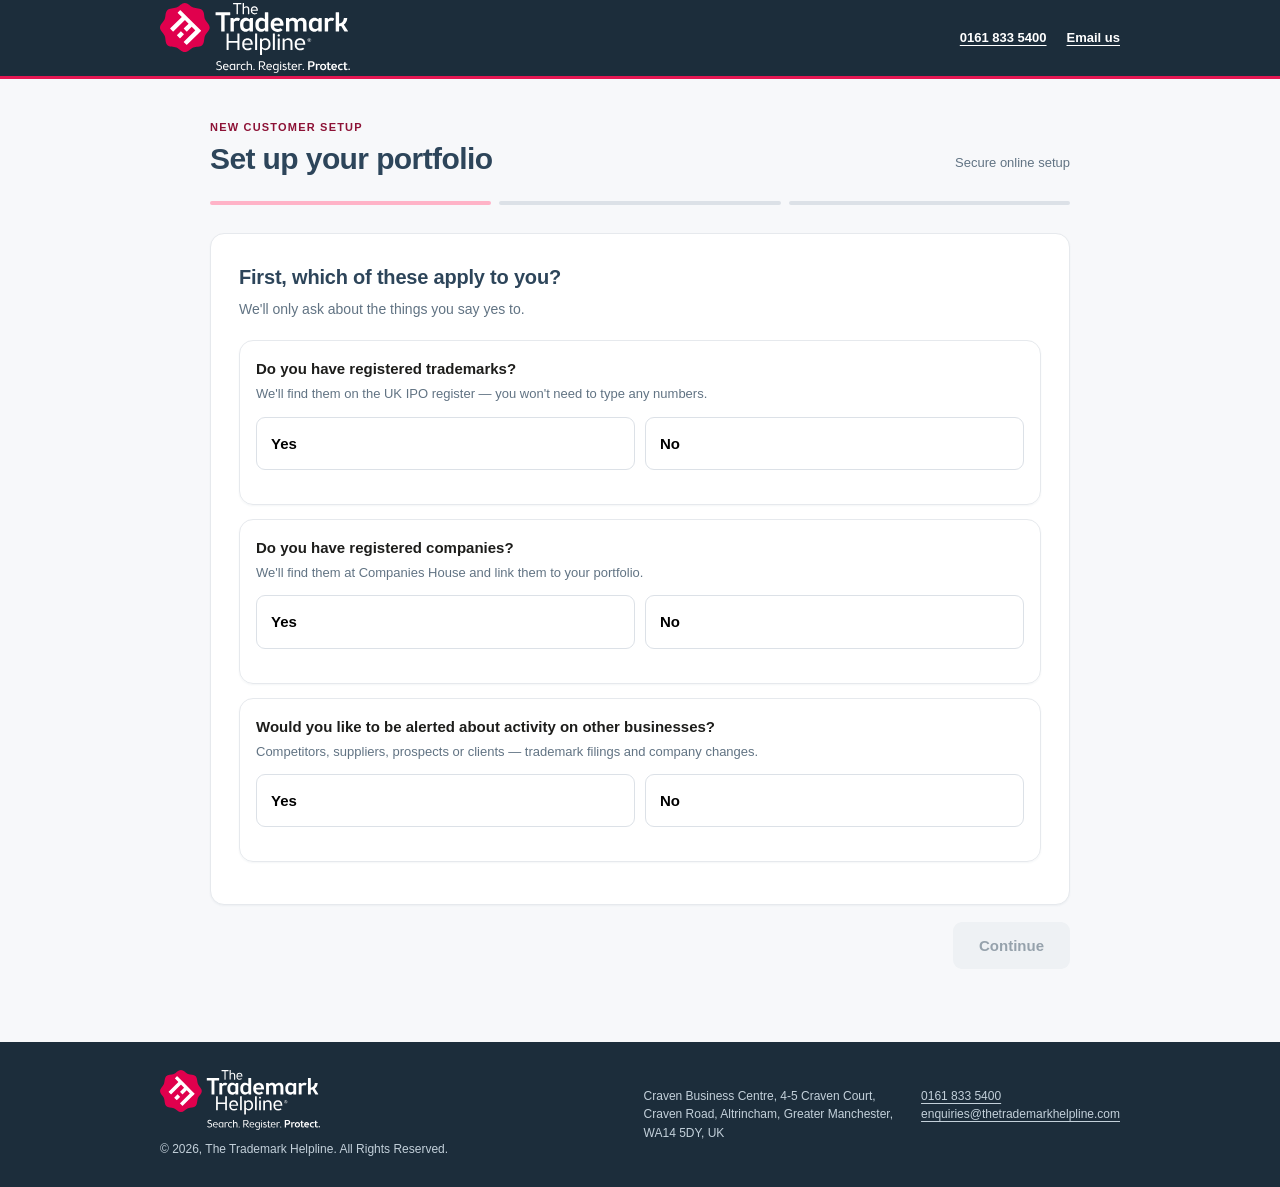
<file: v2/index.html>
<!doctype html>
<html lang="en-GB">
<head>
<meta charset="utf-8">
<meta name="viewport" content="width=device-width, initial-scale=1">
<meta name="tmh-build" content="build 28 Sep 14:50">
<title>Set up your portfolio — The Trademark Helpline</title>
<style>
  :root{
    --ink:#14161a; --muted:#6b7280; --line:#e4e6ea; --bg:#f7f8fa; --card:#fff;
    --brand:#c81b5b; --brand-dark:#a5164b; --brand-tint:#fdeef4;
    --ok:#0f7b4f; --ok-tint:#e8f5ee; --warn:#8a5a00; --warn-tint:#fdf3e0;
    --r:10px;
  }
  *{box-sizing:border-box}
  body{margin:0;background:var(--bg);color:var(--ink);
       font:15px/1.55 -apple-system,BlinkMacSystemFont,"Segoe UI",Inter,Roboto,sans-serif}
  .wrap{max-width:860px;margin:0 auto;padding:28px 20px 80px}
  header{display:flex;align-items:baseline;gap:12px;margin-bottom:22px}
  header h1{font-size:21px;margin:0;letter-spacing:-.01em}
  header .sub{color:var(--muted);font-size:13px}

  /* progress */
  .steps{display:flex;gap:6px;margin-bottom:26px;flex-wrap:wrap}
  .steps div{flex:1;min-width:60px;height:3px;border-radius:2px;background:var(--line)}
  .steps div.done{background:var(--brand)}
  .steps div.now{background:var(--brand);opacity:.45}

  .card{background:var(--card);border:1px solid var(--line);border-radius:var(--r);
        padding:24px;margin-bottom:16px}
  h2{font-size:18px;margin:0 0 6px;letter-spacing:-.01em}
  .lead{color:var(--muted);margin:0 0 20px;font-size:14px}
  h3{font-size:14px;margin:22px 0 10px;text-transform:uppercase;letter-spacing:.05em;color:var(--muted)}

  /* choices */
  .choice{display:flex;gap:10px;margin:10px 0 18px}
  .choice button{flex:1;padding:14px;border:1px solid var(--line);background:#fff;
    border-radius:var(--r);font:inherit;cursor:pointer;text-align:left}
  .choice button:hover{border-color:var(--brand)}
  .choice button[aria-pressed="true"]{border-color:var(--brand);background:var(--brand-tint);
    box-shadow:inset 0 0 0 1px var(--brand)}
  .choice .q{font-weight:600;display:block}
  .choice .h{color:var(--muted);font-size:13px}

  .ask{border:1px solid var(--line);border-radius:var(--r);padding:16px;margin-bottom:14px}
  .ask p{margin:0 0 4px;font-weight:600}
  .ask .h{color:var(--muted);font-size:13px;margin-bottom:12px}

  /* search */
  .searchbar{display:flex;gap:8px;margin-bottom:6px}
  .searchbar select,.searchbar input,.searchbar button{
    font:inherit;padding:11px 12px;border:1px solid var(--line);border-radius:8px;background:#fff}
  .searchbar input{flex:1;min-width:0}
  .searchbar input:focus,.searchbar select:focus{outline:2px solid var(--brand);outline-offset:-1px}
  .searchbar button{background:var(--brand);color:#fff;border-color:var(--brand);
    cursor:pointer;font-weight:600;padding-inline:20px}
  .searchbar button:disabled{opacity:.5;cursor:default}
  .hint{color:var(--muted);font-size:13px;margin:0 0 16px}

  /* rows */
  .rows{border:1px solid var(--line);border-radius:var(--r);overflow:hidden;margin-bottom:14px}
  .row{display:flex;gap:12px;align-items:flex-start;padding:12px 14px;border-bottom:1px solid var(--line);
       background:#fff}
  .row:last-child{border-bottom:0}
  .row:hover{background:#fcfcfd}
  .row input[type=checkbox]{margin-top:3px;width:16px;height:16px;accent-color:var(--brand);flex:none}
  .row .main{flex:1;min-width:0}
  .row .t{font-weight:600}
  .row .m{color:var(--muted);font-size:13px;margin-top:1px}
  .row .act{flex:none}
  .row.pick{cursor:pointer}

  .tag{display:inline-block;font-size:11px;padding:2px 7px;border-radius:99px;
       border:1px solid var(--line);color:var(--muted);margin-left:6px;vertical-align:1px}
  .tag.ok{background:var(--ok-tint);color:var(--ok);border-color:transparent}
  .tag.warn{background:var(--warn-tint);color:var(--warn);border-color:transparent}
  .tag.brand{background:var(--brand-tint);color:var(--brand-dark);border-color:transparent}

  .group{border:1px solid var(--line);border-radius:var(--r);margin-bottom:14px;overflow:hidden}
  .group>.head{display:flex;justify-content:space-between;align-items:center;gap:12px;
       padding:13px 14px;background:#fbfbfc;border-bottom:1px solid var(--line)}
  .group>.head .t{font-weight:600}
  .group>.head .m{color:var(--muted);font-size:13px}

  button.link{background:none;border:0;color:var(--brand);font:inherit;cursor:pointer;
       padding:0;text-decoration:underline}
  button.ghost{background:#fff;border:1px solid var(--line);border-radius:8px;
       padding:7px 12px;font:inherit;cursor:pointer;font-size:13px}
  button.ghost:hover{border-color:var(--brand);color:var(--brand-dark)}

  /* users */
  .user{border:1px solid var(--line);border-radius:var(--r);padding:16px;margin-bottom:12px}
  .user .hd{display:flex;justify-content:space-between;align-items:center;margin-bottom:12px}
  .grid{display:grid;grid-template-columns:1fr 1fr;gap:10px}
  .grid label{display:block;font-size:12px;color:var(--muted);margin-bottom:4px}
  .grid input{width:100%;font:inherit;padding:9px 10px;border:1px solid var(--line);border-radius:8px}
  .grid input:focus{outline:2px solid var(--brand);outline-offset:-1px}
  .perms{display:flex;flex-wrap:wrap;gap:8px;margin-top:12px}
  .perms label{display:flex;align-items:center;gap:6px;font-size:13px;padding:6px 10px;
       border:1px solid var(--line);border-radius:99px;cursor:pointer}
  .perms input{accent-color:var(--brand)}
  .perms label:has(input:checked){border-color:var(--brand);background:var(--brand-tint)}

  /* nav */
  .nav{display:flex;justify-content:space-between;align-items:center;gap:12px;margin-top:8px}
  .nav .right{display:flex;gap:10px;align-items:center}
  .primary{background:var(--brand);color:#fff;border:0;border-radius:8px;padding:12px 26px;
       font:inherit;font-weight:600;cursor:pointer}
  .primary:disabled{opacity:.45;cursor:default}
  .secondary{background:#fff;border:1px solid var(--line);border-radius:8px;padding:12px 20px;
       font:inherit;cursor:pointer}
  .saved{color:var(--ok);font-size:13px}
  .saved.failed{color:#a11;font-weight:600}

  .empty{padding:26px;text-align:center;color:var(--muted);border:1px dashed var(--line);
       border-radius:var(--r);font-size:14px}
  .spin{display:inline-block;width:14px;height:14px;border:2px solid var(--line);
       border-top-color:var(--brand);border-radius:50%;animation:s .7s linear infinite;vertical-align:-2px}
  @keyframes s{to{transform:rotate(360deg)}}
  .err{background:#fdecec;color:#a11;border-radius:8px;padding:10px 12px;font-size:14px;margin-bottom:12px}
  .none{padding:18px;color:var(--muted);font-size:14px}
  @media(max-width:640px){.grid{grid-template-columns:1fr}.choice{flex-direction:column}}
  @media screen and (max-width:640px){.table-scroll{overflow-x:auto}}

  /* order summary */
  .done-head{border-left:3px solid var(--ok)}
  .sum-table{width:100%;border-collapse:collapse;font-size:14px}
  .sum-table td{padding:8px 12px 8px 14px;border-top:1px solid var(--line);vertical-align:top}
  .sum-table tr:first-child td{border-top:0}
  .sum-table td:nth-child(2),.sum-table td:nth-child(3),.sum-table td:nth-child(4){
    color:var(--muted);font-size:13px}
  .group .sum-table td{padding-left:14px}
  ol.next{margin:0 0 14px;padding-left:20px}
  ol.next li{margin-bottom:10px}
  ol.next strong{display:block}

  @media print{
    body{background:#fff}
    .wrap{padding:0;max-width:none}
    .nav,.steps,#printSummary{display:none}
    .card{border:0;padding:0 0 18px;margin:0;break-inside:avoid}
    .group,.sum-table tr{break-inside:avoid}
    h2{font-size:16px}
  }
</style>
<link rel="stylesheet" href="./assets/onboarding-shell.css">
</head>
<body>
<a class="skip-link" href="#onboarding-main">Skip to the form</a>
<header class="site-header">
  <div class="site-header__inner">
    <img src="./assets/tmh-logo-white.svg" alt="The Trademark Helpline" width="225" height="60">
    <div class="site-header__contact" aria-label="Contact The Trademark Helpline">
      <a href="tel:+441618335400">0161 833 5400</a>
      <a href="mailto:enquiries@thetrademarkhelpline.com">Email us</a>
    </div>
  </div>
</header>
<main class="wrap" id="onboarding-main">
  <div class="form-heading">
    <div>
      <p class="eyebrow">New customer setup</p>
      <h1>Set up your portfolio</h1>
    </div>
    <span class="sub">Secure online setup</span>
  </div>
  <div class="steps" id="progress"></div>
  <div id="stage"></div>
  <div class="nav">
    <button class="secondary" id="back">Back</button>
    <div class="right">
      <span class="saved" id="saved"></span>
      <button class="primary" id="next">Continue</button>
    </div>
  </div>
</main>
<footer class="site-footer">
  <div class="site-footer__inner">
    <div>
      <img src="./assets/tmh-logo-white.svg" alt="The Trademark Helpline" width="225" height="60">
      <p>© 2026, The Trademark Helpline. All Rights Reserved.</p>
    </div>
    <div class="site-footer__details">
      <p>Craven Business Centre, 4-5 Craven Court,<br>
        Craven Road, Altrincham, Greater Manchester,<br>WA14 5DY, UK</p>
      <p><a href="tel:+441618335400">0161 833 5400</a><br>
        <a href="mailto:enquiries@thetrademarkhelpline.com">enquiries@thetrademarkhelpline.com</a></p>
    </div>
  </div>
</footer>

<script>
const WATCH_TYPES = [
  ['competitor','Competitor'], ['supplier','Supplier'],
  ['prospect','Prospect'],     ['client','Client'],
];

/* Being in a portfolio is a view, not a claim of ownership. A client can
   legitimately hold a group company's mark, or one they merely want in sight,
   and neither implies a right to change it. Recorded per item, stated by the
   client at the moment they are looking at it — the only time they reliably
   know. Entitlement is derived from this later; it is never inferred from
   membership. */
const BASIS = [
  ['owned',      'We own this',        'Registered to us or our applicant record'],
  ['group',      'Group company',      'Owned by a company in our group'],
  ['managed',    'We manage it',       'Someone else owns it; we act for them'],
  ['monitoring', 'Monitoring only',    'Not ours — we want it in view'],
];
const basisSelect = (val, attr) => `<select ${attr} title="Why is this in your portfolio?">` +
  BASIS.map(([v,l])=>`<option value="${v}" ${(val||'owned')===v?'selected':''}>${l}</option>`).join('') +
  `</select>`;

function newSubmissionId(){
  if (globalThis.crypto?.randomUUID) return globalThis.crypto.randomUUID();
  return 'xxxxxxxx-xxxx-4xxx-yxxx-xxxxxxxxxxxx'.replace(/[xy]/g, c => {
    const r = Math.floor(Math.random() * 16);
    return (c === 'x' ? r : (r & 3) | 8).toString(16);
  });
}

const S = {
  submissionId: newSubmissionId(),
  version: 0,
  router: { trademarks:null, companies:null, watchlist:null },
  applicants: [],      // {ipo,name,kind,postcode,marks:[{...,include}],companies:[]}
  companies: [],       // {company_number,company_name,...,include}
  billingCompanyNumber: null,
  billingConfirmed: false,
  users: [ blankUser(true) ],
  watch: { applicants:[], companies:[] },   // each carries .relationship
};

function blankUser(primary){
  return { primary, first:'', last:'', position:'', email:'', mobile:'',
           reports: !!primary,
           perms:{ read:true, request:false, authorise:false, pay:false } };
}

const steps = () => {
  const out = [{id:'router', label:'About you'}];
  if (S.router.trademarks) out.push({id:'trademarks', label:'Trademarks'});
  if (S.router.companies)  out.push({id:'companies',  label:'Companies'});
  out.push({id:'users', label:'Users'});
  if (S.router.watchlist)  out.push({id:'watch', label:'Watchlist'});
  out.push({id:'review', label:'Review'});
  return out;
};
let at = 0;

const esc = s => String(s ?? '').replace(/[&<>"]/g, c => ({'&':'&amp;','<':'&lt;','>':'&gt;','"':'&quot;'}[c]));
const $  = s => document.querySelector(s);

function labelVisibleControls(){
  document.querySelectorAll('input, select, textarea').forEach(control => {
    if (control.getAttribute('aria-label') || control.getAttribute('aria-labelledby') ||
        control.getAttribute('title') || control.closest('label')) return;
    const label = control.parentElement?.querySelector(':scope > label');
    const name = label?.textContent?.trim() || control.getAttribute('placeholder');
    if (name) control.setAttribute('aria-label', name);
  });
}

const PORTAL_API = globalThis.TMH_PORTAL_API_BASE ||
  'https://tmh-portal-git-dev-alexs-projects-5ddeff74.vercel.app/api/onboarding-intake';
const LOOKUP_API = PORTAL_API + '/lookups';

/* What the registers said at the moment of the claim. Kept because a portfolio
   claim can be disputed later, and "the register showed this on this date" is
   the only defensible answer. Trimmed to identifiers and counts — the full
   payloads would bloat every save without adding evidential value. */
const EVIDENCE = [];
function note(path, d){
  const at = new Date().toISOString();
  const size = o => Array.isArray(o) ? o.length : undefined;
  EVIDENCE.push({
    at, endpoint: path,
    results: size(d?.results) ?? size(d?.trademarks) ?? size(d?.current),
    keys: (d?.results || []).slice(0, 25).map(x =>
            x.ipo_identifier ?? x.company_number ?? x.application_number ?? x.officer_id)
          .filter(Boolean),
    applicant: d?.applicant ? { ipo_identifier: d.applicant.ipo_identifier,
                                name: d.applicant.name,
                                company_number: d.applicant.company_number } : undefined,
    trademarks: (d?.trademarks || []).map(t => t.application_number),
    error: d?.error,
  });
  if (EVIDENCE.length > 200) EVIDENCE.splice(0, EVIDENCE.length - 200);
}

async function api(path){
  const r = await fetch(LOOKUP_API + path);
  if (!r.ok) throw new Error('lookup failed');
  const d = await r.json();
  note(path, d);
  return d;
}

/* ── persistence: every step is saved before moving on ─────────────── */
/* A save that fails must say so. This used to swallow the error and clear the
   label, so a client whose submission never reached the database saw exactly
   what a client whose submission landed saw. Note that the API answers 200 with
   `stored: "failed"` when the database write itself fails, so the HTTP status
   alone is not the answer. Returns whether it actually stored. */
async function save(){
  const next = S.version + 1;
  const body = { submission_id:S.submissionId, version:next,
    form_type:'new_customer', schema_version:'tmh-onboarding.new-customer.v1',
    completed:steps()[at].id === 'review',
    state:snapshot() };
  try{
    const r = await fetch(PORTAL_API + '/submissions', {method:'POST',
      headers:{'Content-Type':'application/json'}, body:JSON.stringify(body)});
    if (!r.ok) throw new Error('http ' + r.status);
    const d = await r.json();
    if (!d.stored || d.stored === 'failed')
      throw new Error(d.stored || 'not stored');
    S.submissionId = S.submissionId || d.submission_id;
    S.version = next;                    // only spend the version on success
    saveState('saved');
    return true;
  }catch(e){
    saveState('failed');
    return false;
  }
}

function saveState(kind){
  const el = $('#saved');
  if (kind === 'saved'){
    el.className = 'saved'; el.textContent = 'Saved';
    setTimeout(()=>{ if (el.textContent === 'Saved') el.textContent=''; }, 1800);
  } else {
    el.className = 'saved failed';
    el.textContent = 'Not saved — we will try again';
  }
}
function snapshot(){
  const selectedCompanies = S.companies.filter(c=>c.include);
  const billingCompanyNumber = selectedCompanies.length === 1
    ? selectedCompanies[0].company_number : S.billingCompanyNumber;
  return {
    router: S.router,
    ...(selectedCompanies.length && billingCompanyNumber
      ? {billing_company_number:billingCompanyNumber} : {}),
    portfolio: {
      applicants: S.applicants.map(a => ({
        ipo_identifier:a.ipo, name:a.name, basis:a.basis || 'owned',
        trademarks: a.marks.filter(m=>m.include).map(m=>m.application_number),
        excluded:   a.marks.filter(m=>!m.include).map(m=>m.application_number),
      })),
      companies: selectedCompanies
                  .map(c=>({company_number:c.company_number, company_name:c.company_name,
                            basis:c.basis || 'owned', via:c.via})),
    },
    watchlist: {
      applicants: S.watch.applicants.map(a=>({
        ipo_identifier:a.ipo, name:a.name, relationship:a.relationship,
        trademarks:a.marks.filter(m=>m.include).map(m=>m.application_number) })),
      companies: S.watch.companies.filter(c=>c.include)
                  .map(c=>({company_number:c.company_number, company_name:c.company_name,
                            relationship:c.relationship, via:c.via})),
    },
    users: S.users.map(u => ({...u, receives_reports:!!u.reports})),
    lookup_evidence: EVIDENCE,
  };
}

/* ── step 1: router ────────────────────────────────────────────────── */
function viewRouter(){
  const yn = (key, q, hint) => `
    <div class="ask">
      <p>${q}</p><div class="h">${hint}</div>
      <div class="choice">
        <button data-k="${key}" data-v="1" aria-pressed="${S.router[key]===true}">
          <span class="q">Yes</span></button>
        <button data-k="${key}" data-v="0" aria-pressed="${S.router[key]===false}">
          <span class="q">No</span></button>
      </div>
    </div>`;
  return `<div class="card">
    <h2>First, which of these apply to you?</h2>
    <p class="lead">We'll only ask about the things you say yes to.</p>
    ${yn('trademarks','Do you have registered trademarks?',
         'We\'ll find them on the UK IPO register — you won\'t need to type any numbers.')}
    ${yn('companies','Do you have registered companies?',
         'We\'ll find them at Companies House and link them to your portfolio.')}
    ${yn('watchlist','Would you like to be alerted about activity on other businesses?',
         'Competitors, suppliers, prospects or clients — trademark filings and company changes.')}
  </div>`;
}

/* ── step 2: trademarks ────────────────────────────────────────────── */
function viewTrademarks(mode){
  const W = mode === 'watch';
  const list = W ? S.watch.applicants : S.applicants;
  return `<div class="card">
    <h2>${W ? 'Trademarks to watch' : 'Your trademarks'}</h2>
    <p class="lead">${W
      ? 'Search for a brand or business whose trademarks you want to follow.'
      : 'Search by trademark name or by the name it\'s registered under. We\'ll pull in everything that applicant owns.'}</p>
    <div class="searchbar">
      <select id="tmMode">
        <option value="trademark">Trademark name</option>
        <option value="applicant">Applicant name</option>
      </select>
      <input id="tmQ" placeholder="e.g. your brand name" autocomplete="off">
      <button id="tmGo">Search</button>
    </div>
    <p class="hint">Not sure? Search the brand name as it appears on the register.</p>
    <div id="tmResults">${tmSearch && tmSearch.W===W
        ? renderTmResults(tmSearch.data, tmSearch.mode, W) : ''}</div>
    ${list.length ? `<h3>${W?'Watching':'In your portfolio'}</h3>` : ''}
    <div id="tmChosen">${list.map((a,i)=>applicantCard(a,i,W)).join('')}</div>
    ${!list.length ? `<div class="empty">Nothing added yet. Search above to begin.</div>` : ''}
  </div>`;
}

function applicantCard(a, i, W){
  const on = a.marks.filter(m=>m.include).length;
  return `<div class="group">
    <div class="head">
      <div>
        <div class="t">${esc(a.name)}</div>
        <div class="m">Applicant ${a.ipo}${a.postcode?' · '+esc(a.postcode):''} ·
          ${on} of ${a.marks.length} selected</div>
      </div>
      <div style="display:flex;gap:8px;align-items:center">
        ${W ? relSelect(a.relationship, `data-rel-app="${i}"`)
            : basisSelect(a.basis, `data-basis-app="${i}"`)}
        <button class="ghost" data-drop-app="${i}" ${W?'data-w="1"':''}>Remove</button>
      </div>
    </div>
    ${a.similar && a.similar.length ? a.similar.map(s=>`
      <div class="row" style="background:var(--warn-tint)">
        <div class="main">
          <div class="t">${esc(s.name)} <span class="tag warn">${esc(s.confidence)}</span></div>
          <div class="m">Applicant ${s.ipo_identifier} · ${s.trademark_count} trademarks${
            s.postcode?' · '+esc(s.postcode):''}</div>
          <div class="m">This looks like the same business under a second record. Add it too?</div>
        </div>
        <div class="act">
          <button class="ghost" data-add-similar="${s.ipo_identifier}" ${W?'data-w="1"':''}>Add</button>
        </div>
      </div>`).join('') : ''}
    <div class="rows" style="border:0;border-radius:0">
      ${a.marks.map((m,j)=>`
        <div class="row">
          <input type="checkbox" ${m.include?'checked':''}
                 data-mark="${i}:${j}" ${W?'data-w="1"':''}>
          <div class="main">
            <div class="t">${esc(m.mark_text || m.application_number)}
              <span class="tag">${esc(m.status||'')}</span></div>
            <div class="m">${esc(m.application_number)}${
              m.mark_type?' · '+esc(m.mark_type):''}${m.expiry?' · renews '+esc(m.expiry):''}</div>
          </div>
        </div>`).join('')}
    </div>
  </div>`;
}

const relSelect = (val, attr) => `<select ${attr}>` +
  WATCH_TYPES.map(([v,l])=>`<option value="${v}" ${val===v?'selected':''}>${l}</option>`).join('') +
  `</select>`;

/* ── step 3: companies ─────────────────────────────────────────────── */
function viewCompanies(mode){
  const W = mode === 'watch';
  const list = W ? S.watch.companies : S.companies;
  return `<div class="card">
    <h2>${W ? 'Companies to watch' : 'Your companies'}</h2>
    <p class="lead">${W
      ? 'Search for companies you want to follow.'
      : 'Search by company name, or find every company you\'re a director of by searching your own name.'}</p>
    <div class="searchbar">
      <select id="coMode">
        <option value="company">Company name</option>
        <option value="officer">My name (find all my companies)</option>
      </select>
      <input id="coQ" placeholder="e.g. your company name" autocomplete="off">
      <button id="coGo">Search</button>
    </div>
    <p class="hint">Searching by name finds every company where you're listed as an officer.</p>
    <div id="coResults">${coSearch && coSearch.W===W ? coResultsHtml(W) : ''}</div>
    ${list.length ? `<h3>${W?'Watching':'In your portfolio'}</h3>` : ''}
    <div id="coChosen">
      ${list.map((c,i)=>`
        <div class="group">
          <div class="row" style="border-bottom:0">
            <input type="checkbox" ${c.include?'checked':''} data-co="${i}" ${W?'data-w="1"':''}>
            <div class="main">
              <div class="t">${esc(c.company_name)}
                <span class="tag ${c.company_status==='active'?'ok':''}">${esc(c.company_status||'')}</span></div>
              <div class="m">${esc(c.company_number)}${c.postcode?' · '+esc(c.postcode):''}</div>
            </div>
            <div class="act" style="display:flex;gap:8px;align-items:center">
              ${W?relSelect(c.relationship, `data-rel-co="${i}"`)
                 :basisSelect(c.basis, `data-basis-co="${i}"`)}
              <button class="ghost" data-officers="${esc(c.company_number)}"
                      ${W?'data-w="1"':''}>People</button>
            </div>
          </div>
          <div data-officers-panel="${esc(c.company_number)}"></div>
        </div>`).join('')}
    </div>
    ${!list.length ? `<div class="empty">Nothing added yet. Search above to begin.</div>` : ''}
  </div>`;
}

/* ── step 4: users ─────────────────────────────────────────────────── */
function viewUsers(){
  return `<div class="card">
    <h2>Who should have access?</h2>
    <p class="lead">You're the primary user. Add colleagues or an adviser if someone else
      manages your trademarks.</p>
    ${S.users.map((u,i)=>`
      <div class="user">
        <div class="hd">
          <strong>${u.primary?'Primary user':'User '+(i+1)}</strong>
          ${u.primary?'':`<button class="link" data-drop-user="${i}">Remove</button>`}
        </div>
        <div class="grid">
          <div><label>First name</label><input data-u="${i}:first" value="${esc(u.first)}"></div>
          <div><label>Last name</label><input data-u="${i}:last" value="${esc(u.last)}"></div>
          <div><label>Position</label><input data-u="${i}:position" value="${esc(u.position)}"></div>
          <div><label>Email</label><input data-u="${i}:email" type="email" value="${esc(u.email)}"></div>
          <div><label>Mobile${u.primary?'':' (optional)'}</label>
               <input data-u="${i}:mobile" value="${esc(u.mobile)}"></div>
        </div>
        <div class="perms">
          ${[['read','Read only'],['request','Request changes'],
             ['authorise','Authorise changes'],['pay','Make payments']]
            .map(([k,l])=>`<label><input type="checkbox" data-p="${i}:${k}"
              ${u.perms[k]?'checked':''}> ${l}</label>`).join('')}
          <label><input type="checkbox" data-rep="${i}" ${u.reports?'checked':''}>
            Receives monitoring reports</label>
        </div>
        ${u.primary && !u.reports ? `<p class="hint" style="margin:8px 0 0">Reports will go to
          whoever is ticked below instead of you.</p>` : ''}
      </div>`).join('')}
    <button class="ghost" id="addUser">Add another user</button>
  </div>`;
}

/* ── step 6: review ────────────────────────────────────────────────── */
function viewReview(){
  const marks = S.applicants.reduce((n,a)=>n+a.marks.filter(m=>m.include).length,0);
  const selectedCompanies = S.companies.filter(c=>c.include);
  const cos   = selectedCompanies.length;
  if (cos > 1 && !selectedCompanies.some(c=>c.company_number===S.billingCompanyNumber)) {
    S.billingCompanyNumber = selectedCompanies[0].company_number;
    S.billingConfirmed = false;
  }
  const wm    = S.watch.applicants.reduce((n,a)=>n+a.marks.filter(m=>m.include).length,0);
  const wc    = S.watch.companies.filter(c=>c.include).length;
  const line = (l,v) => `<div class="row"><div class="main"><div class="t">${l}</div></div>
      <div class="act"><strong>${v}</strong></div></div>`;
  return `<div class="card">
    <h2>Check this over</h2>
    <p class="lead">This is what we'll set up. You can change any of it later in the portal.</p>
    <div class="rows">
      ${line('Trademarks in your portfolio', marks)}
      ${line('Companies in your portfolio', cos)}
      ${S.router.watchlist ? line('Trademarks on your watchlist', wm) : ''}
      ${S.router.watchlist ? line('Companies on your watchlist', wc) : ''}
      ${line('People with access', S.users.length)}
    </div>
    ${cos > 1 ? `<div class="ask">
      <label for="billingCompany"><strong>Billing company</strong></label>
      <p class="hint">The first company is proposed as the main company for billing.
        Please confirm it or choose another from your portfolio.</p>
      <select id="billingCompany">
        ${selectedCompanies.map(c=>`<option value="${esc(c.company_number)}" ${
          c.company_number===S.billingCompanyNumber?'selected':''}>${
          esc(c.company_name)} (${esc(c.company_number)})</option>`).join('')}
      </select>
      <label><input type="checkbox" id="billingConfirmed" ${S.billingConfirmed?'checked':''}>
        I confirm this is the billing company for my submitted portfolio.</label>
    </div>` : ''}
    <h3>Excluded</h3>
    <p class="hint">Anything you unticked stays out of your portfolio. You can add it later.</p>
  </div>`;
}

/* ── the order summary ────────────────────────────────────────────────
   The last thing a client sees, and the only record they keep. It lists what
   was actually set up rather than a count of it — a client who is told "9
   trademarks" cannot check that; one who is shown all nine can. Printable,
   because people file these. */
function viewSummary(){
  const ref = (S.submissionId || '').slice(0, 8).toUpperCase();
  const when = new Date().toLocaleDateString('en-GB',
    {day:'numeric', month:'long', year:'numeric'});

  const markRows = list => list.flatMap(a => a.marks.filter(m => m.include).map(m => `
    <tr><td><strong>${esc(m.mark_text || m.application_number)}</strong></td>
        <td>${esc(m.application_number)}</td>
        <td>${esc(m.status || '')}</td>
        <td>${m.expiry ? 'renews ' + esc(String(m.expiry).slice(0,10)) : ''}</td></tr>`)).join('');

  const owned   = S.applicants;
  const ownMarks = owned.reduce((n,a)=>n+a.marks.filter(m=>m.include).length,0);
  const cos     = S.companies.filter(c=>c.include);
  const wApps   = S.watch.applicants;
  const wMarks  = wApps.reduce((n,a)=>n+a.marks.filter(m=>m.include).length,0);
  const wCos    = S.watch.companies.filter(c=>c.include);
  const excluded = owned.reduce((n,a)=>n+a.marks.filter(m=>!m.include).length,0);

  const perm = u => (Object.entries(u.perms||{}).filter(([,v])=>v).map(([k])=>({
    read:'View the portfolio', request:'Request changes',
    authorise:'Authorise changes', pay:'Make payments'}[k] || k)).join(' · ') || 'View only')
    + (u.reports ? ' · Reports requested' : '');

  return `<div class="card done-head">
      <h2>Your details have been received</h2>
      <p class="lead">Submission reference <strong>${esc(ref)}</strong> · ${when}.
        Keep this reference if you need to contact us about your submission.</p>
      <button class="primary" id="continuePortalSetup">Continue to secure Portal access</button>
      <button class="ghost secondary-action" id="printSummary">Print or save a PDF copy</button>
    </div>

    <div class="card">
      <h2>What you submitted for review</h2>
      <div class="rows" style="margin-bottom:20px">
        ${sumRow('Trademarks in your portfolio', ownMarks)}
        ${cos.length ? sumRow('Companies linked to your portfolio', cos.length) : ''}
        ${wMarks || wCos.length ? sumRow('Trademarks on your watchlist', wMarks) : ''}
        ${wCos.length ? sumRow('Companies on your watchlist', wCos.length) : ''}
        ${sumRow('People named for requested access', S.users.length)}
      </div>

      ${owned.length ? `<h3>Trademarks in your portfolio</h3>
        ${owned.map(a => `<div class="group">
            <div class="head"><div><div class="t">${esc(a.name)}</div>
              <div class="m">Applicant ${esc(a.ipo)} · ${
                a.marks.filter(m=>m.include).length} in your portfolio ·
                ${esc(BASIS_LABEL[a.basis||'owned'])}</div></div></div>
            <div class="table-scroll" tabindex="0" role="region" aria-label="Trademarks in your portfolio">
              <table class="sum-table">${markRows([a])}</table>
            </div>
          </div>`).join('')}
        ${excluded ? `<p class="hint">${excluded} trademark${excluded===1?'':'s'} you
          unticked ${excluded===1?'is':'are'} not included. Tell us any time and we will add
          ${excluded===1?'it':'them'}.</p>` : ''}` : ''}

      ${cos.length ? `<h3>Companies in your portfolio</h3>
        <div class="table-scroll" tabindex="0" role="region" aria-label="Companies in your portfolio">
        <table class="sum-table">${cos.map(c=>`<tr>
          <td><strong>${esc(c.company_name)}</strong></td>
          <td>${esc(c.company_number)}</td>
          <td>${esc(c.company_status||'')}</td>
          <td>${esc(BASIS_LABEL[c.basis||'owned'])}</td></tr>`).join('')}</table>
        </div>` : ''}

      ${wApps.length || wCos.length ? `<h3>Your watchlist</h3>
        <div class="table-scroll" tabindex="0" role="region" aria-label="Your watchlist">
        <table class="sum-table">
          ${wApps.map(a=>`<tr><td><strong>${esc(a.name)}</strong></td>
            <td>${a.marks.filter(m=>m.include).length} trademarks</td>
            <td>${esc(a.relationship||'')}</td><td></td></tr>`).join('')}
          ${wCos.map(c=>`<tr><td><strong>${esc(c.company_name)}</strong></td>
            <td>${esc(c.company_number)}</td>
            <td>${esc(c.relationship||'')}</td><td></td></tr>`).join('')}
        </table></div>` : ''}

      <h3>Requested access</h3>
      <div class="table-scroll" tabindex="0" role="region" aria-label="Requested access">
      <table class="sum-table">
        ${S.users.map(u=>`<tr>
          <td><strong>${esc(u.first)} ${esc(u.last)}</strong>${
            u.primary?' <span class="tag brand">main contact</span>':''}</td>
          <td>${esc(u.email)}</td>
          <td colspan="2">${esc(perm(u))}</td></tr>`).join('')}
      </table>
      </div>
    </div>

    <div class="card">
      <h2>What happens next</h2>
      <ol class="next">
        <li><strong>We review your submitted details.</strong>
          If anything needs confirming we will email you before going further.</li>
        <li><strong>Verify your primary email.</strong>
          Continue to the Portal, accept the current policies, then use the
          secure link we email you.</li>
        <li><strong>Your submitted details remain pending.</strong>
          This submission does not activate Portal access or monitoring.
          Email verification creates only a provisional account; it does not
          activate ownership or authority.</li>
      </ol>
      <p class="hint">This summary records your requested portfolio, access and report
        recipients. It does not by itself give anyone the right to make changes to a
        trademark. We will confirm the appropriate authority before acting.</p>
      <p class="hint" style="margin-bottom:0">Something not right? Call us on
        <a href="tel:+441618335400">+44 161 833 5400</a> and give us submission reference
        <strong>${esc(ref)}</strong>.
        Nothing here is fixed — you can add, remove or change any of it later.</p>
    </div>`;
}

const BASIS_LABEL = Object.fromEntries(BASIS.map(([v,l])=>[v,l]));

function viewSaveFailed(){
  return `<div class="card" style="border-left:3px solid #a11">
    <h2>We could not save your details</h2>
    <p class="lead">Nothing has been lost — everything you entered is still on this
      page. This is a problem at our end, not with anything you did.</p>
    <button class="ghost" id="retrySubmit">Try again</button>
    <p class="hint" style="margin:14px 0 0">If it fails again, call us on
      <a href="tel:+441618335400">+44 161 833 5400</a> and we will take the details
      over the phone. Please do not close this page until you have spoken to us.</p>
  </div>`;
}

const sumRow = (label, value) => `<div class="row"><div class="main">
    <div class="t">${label}</div></div><div class="act"><strong>${value}</strong></div></div>`;

/* ── rendering ─────────────────────────────────────────────────────── */
function render(){
  const st = steps();
  at = Math.min(at, st.length-1);
  $('#progress').innerHTML = st.map((s,i)=>
    `<div class="${i<at?'done':i===at?'now':''}" title="${s.label}"></div>`).join('');
  const id = st[at].id;
  const html = {
    router:      viewRouter,
    trademarks:  ()=>viewTrademarks('own'),
    companies:   ()=>viewCompanies('own'),
    users:       viewUsers,
    watch:       viewWatch,
    review:      viewReview,
  }[id]();
  $('#stage').innerHTML = html;
  $('#back').style.visibility = at ? 'visible' : 'hidden';
  $('#next').textContent = id==='review' ? 'Create my portfolio' : 'Continue';
  $('#next').disabled = !valid(id);
  wire(id);
  labelVisibleControls();
}

/* A search result list must survive adding something from it. Selecting an
   officer used to replace the list with that person's companies, so picking a
   second record meant searching again — while the hint told you that you could
   pick more than one. Held here so render() can put it back. */
let tmSearch = null;   // {W, mode, data, q}
let coSearch = null;   // {W, mode, results, q}
let coOpen   = {};     // officer_id -> {data, added, taken[]} — several may be open

let watchTab = 'trademarks';
function viewWatch(){
  return `<div class="card" style="padding-bottom:6px">
      <h2>Your watchlist</h2>
      <p class="lead">Follow other businesses — you'll be alerted to trademark filings and
        company changes. Tell us how each one relates to you.</p>
      <div class="choice" style="margin-bottom:0">
        <button data-tab="trademarks" aria-pressed="${watchTab==='trademarks'}">
          <span class="q">Trademarks</span><span class="h">Follow a brand</span></button>
        <button data-tab="companies" aria-pressed="${watchTab==='companies'}">
          <span class="q">Companies</span><span class="h">Follow a business</span></button>
      </div>
    </div>
    ${watchTab==='trademarks' ? viewTrademarks('watch') : viewCompanies('watch')}`;
}

function valid(id){
  if (id==='router') return Object.values(S.router).every(v=>v!==null);
  if (id==='review'){
    const selected = S.companies.filter(c=>c.include);
    return selected.length < 2 || (S.billingConfirmed &&
      selected.some(c=>c.company_number===S.billingCompanyNumber));
  }
  if (id==='users'){
    const p = S.users[0];
    const recipients = S.users.filter(u=>u.reports);
    return p.first.trim() && p.last.trim() && /.+@.+\..+/.test(p.email) && p.mobile.trim()
      && recipients.length > 0
      && recipients.every(u=>u.first.trim() && u.last.trim() && /.+@.+\..+/.test(u.email));
  }
  return true;
}

/* ── events ────────────────────────────────────────────────────────── */
function wire(id){
  if (id==='review' && $('#billingCompany')){
    $('#billingCompany').onchange = e => {
      S.billingCompanyNumber = e.target.value;
      S.billingConfirmed = false;
      $('#billingConfirmed').checked = false;
      $('#next').disabled = true;
    };
    $('#billingConfirmed').onchange = e => {
      S.billingConfirmed = e.target.checked;
      $('#next').disabled = !valid('review');
    };
  }
  if (id==='router'){
    $('#stage').querySelectorAll('[data-k]').forEach(b => b.onclick = () => {
      S.router[b.dataset.k] = b.dataset.v === '1';
      render();
    });
  }

  if (id==='trademarks' || (id==='watch' && watchTab==='trademarks')){
    const W = id==='watch';
    const go = async () => {
      const q = $('#tmQ').value.trim(); if (q.length<2) return;
      const mode = $('#tmMode').value;
      $('#tmResults').innerHTML = '<div class="none"><span class="spin"></span> Searching…</div>';
      try{
        const d = await api(`/api/search/${mode}?q=${encodeURIComponent(q)}`);
        tmSearch = { W, mode, q, data: d };
        render();
      }catch(e){ $('#tmResults').innerHTML = '<div class="err">Search unavailable. Try again.</div>'; }
    };
    $('#tmGo').onclick = go;
    $('#tmQ').onkeydown = e => { if (e.key==='Enter') go(); };
    if (tmSearch && tmSearch.W===W) { $('#tmQ').value = tmSearch.q; wireTmResults(W); }
    bindChosen(W);
  }

  if (id==='companies' || (id==='watch' && watchTab==='companies')){
    const W = id==='watch';
    const go = async () => {
      const q = $('#coQ').value.trim(); if (q.length<2) return;
      const mode = $('#coMode').value;
      $('#coResults').innerHTML = '<div class="none"><span class="spin"></span> Searching…</div>';
      try{
        const d = await api(`/api/search/${mode}?q=${encodeURIComponent(q)}`);
        coSearch = { W, mode, q, results: d.results || [] };
        coOpen = {};
        render();
      }catch(e){ $('#coResults').innerHTML = '<div class="err">Search unavailable. Try again.</div>'; }
    };
    $('#coGo').onclick = go;
    $('#coQ').onkeydown = e => { if (e.key==='Enter') go(); };
    if (coSearch && coSearch.W===W) { $('#coQ').value = coSearch.q;
                                      $('#coMode').value = coSearch.mode; }
    wireCoResults(W);
    bindChosen(W);
  }

  if (id==='watch'){
    $('#stage').querySelectorAll('[data-tab]').forEach(b => b.onclick = () => {
      watchTab = b.dataset.tab; render();
    });
  }

  if (id==='users'){
    $('#stage').querySelectorAll('[data-u]').forEach(inp => inp.oninput = () => {
      const [i,f] = inp.dataset.u.split(':'); S.users[i][f] = inp.value;
      $('#next').disabled = !valid('users');
    });
    $('#stage').querySelectorAll('[data-p]').forEach(inp => inp.onchange = () => {
      const [i,k] = inp.dataset.p.split(':'); S.users[i].perms[k] = inp.checked;
    });
    $('#stage').querySelectorAll('[data-drop-user]').forEach(b => b.onclick = () => {
      S.users.splice(+b.dataset.dropUser,1); render();
    });
    $('#addUser').onclick = () => { S.users.push(blankUser(false)); render(); };
    $('#stage').querySelectorAll('[data-rep]').forEach(b => b.onchange = () => {
      const i = +b.dataset.rep;
      S.users[i].reports = b.checked;
      if (!S.users.some(u => u.reports)) S.users[i].reports = true;
      render();
    });
  }
}

function bindChosen(W){
  $('#stage').querySelectorAll('[data-mark]').forEach(cb => cb.onchange = () => {
    const [i,j] = cb.dataset.mark.split(':').map(Number);
    (W?S.watch.applicants:S.applicants)[i].marks[j].include = cb.checked;
  });
  $('#stage').querySelectorAll('[data-co]').forEach(cb => cb.onchange = () => {
    (W?S.watch.companies:S.companies)[+cb.dataset.co].include = cb.checked;
  });
  $('#stage').querySelectorAll('[data-drop-app]').forEach(b => b.onclick = () => {
    (W?S.watch.applicants:S.applicants).splice(+b.dataset.dropApp,1); render();
  });
  $('#stage').querySelectorAll('[data-rel-app]').forEach(s => s.onchange = () => {
    S.watch.applicants[+s.dataset.relApp].relationship = s.value;
  });
  $('#stage').querySelectorAll('[data-rel-co]').forEach(s => s.onchange = () => {
    S.watch.companies[+s.dataset.relCo].relationship = s.value;
  });
  $('#stage').querySelectorAll('[data-basis-app]').forEach(s => s.onchange = () => {
    S.applicants[+s.dataset.basisApp].basis = s.value;
  });
  $('#stage').querySelectorAll('[data-basis-co]').forEach(s => s.onchange = () => {
    S.companies[+s.dataset.basisCo].basis = s.value;
  });
  $('#stage').querySelectorAll('[data-add-similar]').forEach(b => b.onclick = async () => {
    b.disabled = true; b.textContent = 'Adding…';
    await addApplicant(b.dataset.addSimilar, W); render();
  });
  $('#stage').querySelectorAll('[data-officers]').forEach(b => b.onclick = () =>
    showOfficers(b.dataset.officers, W, false));
}

/* ── officers of a company you have already added ──────────────────────
   Most people cannot pick themselves out of a list of namesakes, but they can
   always find themselves in the officer list of their own company. From there
   we already know exactly who they are, so their other companies follow. */
async function showOfficers(number, W, all){
  const panel = $(`[data-officers-panel="${number}"]`);
  if (!panel) return;
  if (panel.dataset.open === '1' && !all){ panel.dataset.open=''; panel.innerHTML=''; return; }
  panel.dataset.open = '1';
  panel.innerHTML = `<div class="none"><span class="spin"></span> Looking up officers…</div>`;

  let d;
  try { d = await api(`/api/company/${number}/officers${all?'?scope=all':''}`); }
  catch(e){ panel.innerHTML = `<div class="err">Could not reach Companies House.</div>`; return; }
  if (d.error){ panel.innerHTML = `<div class="err">${esc(d.error)}</div>`; return; }

  const rows = [...(d.current||[]), ...(d.former||[])];
  if (!rows.length){ panel.innerHTML = `<div class="none">No officers on record.</div>`; return; }

  panel.innerHTML = `
    <div class="rows" style="border:0;border-radius:0;border-top:1px solid var(--line)">
      ${rows.map(o=>`
        <div class="row pick" data-officer-pick="${esc(o.officer_id)}">
          <div class="main">
            <div class="t">${esc(o.name)}
              ${o.resigned_on?'<span class="tag warn">former</span>':''}</div>
            <div class="m">${esc(o.officer_role||'')}${
              o.appointment_count!=null
                ? ' · '+o.appointment_count+' appointment'+(o.appointment_count===1?'':'s')
                : ''}${o.appointed_on?' · since '+esc(o.appointed_on):''}</div>
          </div>
          <div class="act"><button class="ghost">See companies</button></div>
        </div>`).join('')}
    </div>
    ${!all && d.former_count ? `<div style="padding:10px 14px"><button class="link" `
      + `data-officers-all="${esc(number)}">Show ${d.former_count} former `
      + `officer${d.former_count===1?'':'s'}</button></div>` : ''}`;

  panel.querySelectorAll('[data-officers-all]').forEach(b => b.onclick = () =>
    showOfficers(number, W, true));
  panel.querySelectorAll('[data-officer-pick]').forEach(row => row.onclick = async () => {
    row.style.opacity = .5;
    const id = row.dataset.officerPick;
    const o  = rows.find(x => String(x.officer_id) === String(id)) || {};
    const d2 = await api(`/api/officer/${id}/companies`);

    /* Hand off to the one list of people at the top of the step, rather than
       running a second, subtly different version of it down here. The officer
       list of a company is how you *find* the person; everything after that —
       their companies, their other records — happens in one place. */
    coSearch = { W, mode:'officer', q: o.name || '',
                 results: [{ officer_id:id, name: d2.officer_name || o.name,
                             appointment_count: (d2.results||[]).length,
                             locality: o.locality || '',
                             description: `Found on ${number}` }] };
    coOpen = { [id]: { data:d2, added:false, taken:[] } };
    panel.dataset.open = '';
    render();
    mergeOtherRecords(id);
    $('#coResults')?.scrollIntoView?.({behavior:'smooth', block:'start'});
  });
}

function renderTmResults(d, mode, W){
  const r = d.results || [];
  if (d.error) return `<div class="err">${esc(d.error)}</div>`;
  if (!r.length) return `<div class="none">Nothing found. Try a different spelling,
      or search by the name it's registered under.</div>`;
  if (mode==='applicant'){
    return `<div class="rows">${r.map(a=>`
      <div class="row pick" data-pick-app="${a.ipo_identifier}">
        <div class="main">
          <div class="t">${esc(a.name)}</div>
          <div class="m">${a.trademark_count} trademark${a.trademark_count===1?'':'s'}${
            a.postcode?' · '+esc(a.postcode):''}${a.kind?' · '+esc(a.kind):''}</div>
        </div>
        <div class="act"><button class="ghost">Select</button></div>
      </div>`).join('')}</div>`;
  }
  return `<div class="rows">${r.map(m=>{
    const a = (m.applicants||[])[0] || {};
    return `<div class="row pick" data-pick-app="${a.ipo_identifier||''}">
      <div class="main">
        <div class="t">${esc(m.mark_text||m.application_number)}
          <span class="tag">${esc(m.status||'')}</span></div>
        <div class="m">${esc(m.application_number)}${a.name?' · '+esc(a.name):''}</div>
      </div>
      <div class="act"><button class="ghost">Select</button></div>
    </div>`;}).join('')}</div>
    <p class="hint">Selecting a trademark brings in everything else that applicant owns.</p>`;
}

function wireTmResults(W){
  const list = W ? S.watch.applicants : S.applicants;
  $('#stage').querySelectorAll('[data-pick-app]').forEach(row => {
    const ipo = row.dataset.pickApp;
    if (list.some(a => String(a.ipo) === String(ipo))) {
      // already in the portfolio: say so rather than letting them add it twice
      row.style.opacity = .55;
      const b = row.querySelector('.act button');
      if (b) { b.textContent = 'Added'; b.disabled = true; }
      return;
    }
    row.onclick = async () => {
      if (!ipo) return;
      row.style.opacity = .5;
      await addApplicant(ipo, W);
      render();
    };
  });
}

async function addApplicant(ipo, W){
  const list = W ? S.watch.applicants : S.applicants;
  if (list.some(a => String(a.ipo) === String(ipo))) return;
  const d = await api(`/api/applicant/${ipo}`);
  if (d.error) return;
  const rec = {
    ipo: d.applicant.ipo_identifier, name: d.applicant.name,
    kind: d.applicant.kind, postcode: d.applicant.postcode,
    marks: (d.trademarks||[]).map(m => ({...m, include:true})),
    similar: [],
    relationship: W ? 'competitor' : undefined,
  };
  list.push(rec);
  if (!W){
    for (const c of (d.companies||[])){
      if (!S.companies.some(x=>x.company_number===c.company_number))
        S.companies.push({...c, include:true});
    }
  }
  try{
    const sim = await api(`/api/applicant/${ipo}/similar`);
    rec.similar = (sim.results||[]).filter(s => !list.some(a=>String(a.ipo)===String(s.ipo_identifier)));
  }catch(e){}
}

function renderCoResults(r, W){
  if (!r.length) return `<div class="none">No companies found.</div>`;
  return `<div class="rows">${r.map(c=>`
    <div class="row pick" data-pick-co='${esc(JSON.stringify(c))}'>
      <div class="main">
        <div class="t">${esc(c.company_name)}
          <span class="tag ${c.company_status==='active'?'ok':''}">${esc(c.company_status||'')}</span></div>
        <div class="m">${esc(c.company_number)}${c.postcode?' · '+esc(c.postcode):''}</div>
      </div>
      <div class="act"><button class="ghost">Add</button></div>
    </div>`).join('')}</div>`;
}

function coResultsHtml(W){
  if (!coSearch) return '';
  return coSearch.mode === 'company'
    ? renderCoResults(coSearch.results, W)
    : renderOfficerResults(coSearch.results);
}

/* One list of people, not two. Every record that might be this person appears
   here — the ones Companies House search returned, plus any matched afterwards
   on date of birth. Each expands in place, several at a time, so someone with
   ten records can work down the list instead of starting again after each. */
function renderOfficerResults(r){
  if (!r.length) return `<div class="none">No one found with that name.</div>`;

  const merged = r.filter(o => o.also_you).length;
  return `${merged ? `<div class="card" data-other-records="1"
      style="background:var(--warn-tint);border-color:transparent;padding:16px;margin-bottom:12px">
      <div class="t">${merged} more record${merged===1?'':'s'} share your date of birth</div>
      <p class="m" style="margin:4px 0 0">Companies House does not link a person's
        records together, so the same person is filed more than once. They are marked
        <span class="tag warn">likely you</span> below.</p>
    </div>` : ''}

    <div class="rows">${r.map(o=>{
      const open  = coOpen[o.officer_id];
      const added = open && open.added;
      return `<div class="row pick" data-pick-officer="${esc(o.officer_id)}"
          ${open?'style="background:var(--brand-tint)"':''}>
        <div class="main">
          <div class="t">${esc(o.name)}
            ${o.also_you?'<span class="tag warn">likely you</span>':''}
            ${added?'<span class="tag ok">added</span>':''}</div>
          <div class="m">${esc(o.description || (
            (o.appointment_count!=null ? o.appointment_count+' appointment'+(o.appointment_count===1?'':'s') : '')
            + (o.date_of_birth ? ' · born '+esc(o.date_of_birth) : '')))}${
            o.locality?' · '+esc(o.locality):''}</div>
        </div>
        <div class="act"><button class="ghost">${open?'Hide':'See companies'}</button></div>
      </div>
      ${open ? `<div data-officer-panel="${esc(o.officer_id)}" style="padding:0 14px 14px">
          ${officerCompaniesHtml(open.data, added)}</div>` : ''}`;
    }).join('')}</div>

    <div style="display:flex;gap:8px;align-items:center;margin:0 0 16px;flex-wrap:wrap">
      <span class="hint" style="margin:0">Filed under a different spelling?</span>
      <input id="otherSpelling" placeholder="e.g. Casey Sample"
        style="font:inherit;padding:7px 10px;border:1px solid var(--line);border-radius:8px;flex:1;min-width:180px">
      <button class="ghost" id="otherSpellingGo">Look again</button>
    </div>
    <p class="hint">Several people can share a name — check the date of birth and
      location before selecting. Open as many as you need.</p>`;
}

/* A role they still hold, at a company still trading. Everything else is shown
   but left unticked — a serial director should not have to clear out twenty
   dissolved companies to add the two that matter. */
const autoTick = c => c.is_current && c.company_status === 'active';

function officerCompaniesHtml(d, added){
  const r = d.results || [];
  if (!r.length) return `<div class="none">No appointments found for this person.</div>`;
  const on = r.filter(autoTick).length;
  return `<div class="group" style="margin-bottom:0">
      <div class="head">
        <div><div class="t">${esc(d.officer_name||'')}</div>
          <div class="m">${r.length} appointment${r.length===1?'':'s'} — ${on} selected${
            r.length>on ? `, ${r.length-on} left unticked (resigned or dissolved)` : ''}</div></div>
        ${added ? `<button class="ghost" data-undo-officer="1">Remove these</button>` : ''}
      </div>
      <div class="rows" style="border:0;border-radius:0">
        ${r.map(c=>`
          <div class="row">
            <input type="checkbox" ${autoTick(c)?'checked':''} ${added?'disabled':''}
              data-oc='${esc(JSON.stringify(c))}'>
            <div class="main">
              <div class="t">${esc(c.company_name)}
                <span class="tag ${c.company_status==='active'?'ok':''}">${esc(c.company_status||'')}</span>
                ${c.is_current?'':'<span class="tag warn">resigned</span>'}</div>
              <div class="m">${esc(c.company_number)} · ${esc(c.officer_role||'')}</div>
            </div>
          </div>`).join('')}
      </div>
    </div>
    ${added
      ? `<p class="hint" style="margin:8px 0 0">Added to your portfolio.</p>`
      : `<button class="ghost" data-add-officer-cos="1" style="margin-top:10px">Add selected companies</button>`}`;
}

function wireOfficerCompanies(root, W, via){
  const list = () => W ? S.watch.companies : S.companies;

  const add = root.querySelector('[data-add-officer-cos]');
  if (add) add.onclick = () => {
    const taken = [];
    root.querySelectorAll('[data-oc]:checked').forEach(cb => {
      const c = JSON.parse(cb.dataset.oc);
      if (!list().some(x=>x.company_number===c.company_number)) {
        list().push({...c, include:true, relationship: W?'competitor':undefined,
                     /* Provenance, not identity — a Companies House officer id
                        is not a person. One human routinely holds several. */
                     via: via || {source:'company_search'}});
        taken.push(c.company_number);
      }
    });
    if (via && coOpen[via.officer_id]) {
      coOpen[via.officer_id].added = true;
      coOpen[via.officer_id].taken = taken;   // so it can be undone exactly
    }
    render();
  };

  // Picking the wrong person is easy when ten of them share a name.
  const undo = root.querySelector('[data-undo-officer]');
  if (undo) undo.onclick = () => {
    const open = via && coOpen[via.officer_id];
    const taken = (open && open.taken) || [];
    const l = list();
    for (let i = l.length - 1; i >= 0; i--)
      if (taken.includes(l[i].company_number)) l.splice(i, 1);
    if (open) { open.added = false; open.taken = []; }
    render();
  };
}

/* Pull in the records Companies House search did not return but which match on
   surname, forename and date of birth, so the list is one list. */
async function mergeOtherRecords(officerId, also){
  if (!coSearch || coSearch.mode !== 'officer') return;
  let d;
  const q = also ? `?also=${encodeURIComponent(also)}` : '';
  try { d = await api(`/api/officer/${officerId}/others${q}`); } catch(e){ return; }

  const have = new Set(coSearch.results.map(o => String(o.officer_id)));
  let added = 0;
  (d.results || []).forEach(o => {
    if (have.has(String(o.officer_id))) {
      // already listed — just mark it, so the list explains itself
      const ex = coSearch.results.find(x => String(x.officer_id) === String(o.officer_id));
      if (ex && !ex.also_you) { ex.also_you = true; added++; }
    } else {
      coSearch.results.push({...o, also_you: true});
      added++;
    }
  });
  if (added) render();
}

function wireCoResults(W){
  $('#stage').querySelectorAll('[data-pick-co]').forEach(row => row.onclick = () => {
    const c = JSON.parse(row.dataset.pickCo);
    const list = W ? S.watch.companies : S.companies;
    if (!list.some(x=>x.company_number===c.company_number))
      list.push({...c, include:true, relationship: W?'competitor':undefined});
    render();
  });

  $('#stage').querySelectorAll('[data-pick-officer]').forEach(row => row.onclick = async (e) => {
    if (e.target.closest('[data-officer-panel]')) return;   // clicks inside the panel
    const id = row.dataset.pickOfficer;
    if (coOpen[id]) {
      // collapsing a record that was added leaves its companies in place; the
      // panel's own Remove button is how you undo that, not this.
      delete coOpen[id];
      render();
      return;
    }
    row.style.opacity = .5;
    coOpen[id] = { data: await api(`/api/officer/${id}/companies`), added:false, taken:[] };
    render();
    mergeOtherRecords(id);
  });

  // every open record, rewired after the redraw
  Object.keys(coOpen).forEach(id => {
    const panel = $(`[data-officer-panel="${id}"]`);
    if (!panel) return;
    wireOfficerCompanies(panel, W, {source:'officer_search', officer_id:id,
                                    officer_name: coOpen[id].data.officer_name});
  });

  const go = () => {
    const v = $('#otherSpelling')?.value.trim();
    const anyOpen = Object.keys(coOpen)[0];
    if (v && v.length > 2 && anyOpen) mergeOtherRecords(anyOpen, v);
  };
  if ($('#otherSpellingGo')) $('#otherSpellingGo').onclick = go;
  if ($('#otherSpelling')) $('#otherSpelling').onkeydown = e => { if (e.key==='Enter') go(); };
}

/* ── navigation ────────────────────────────────────────────────────── */
$('#next').onclick = async () => {
  const st = steps();
  if (!valid(st[at].id)) return;
  const ok = await save();

  /* Never tell someone their portfolio is set up when nothing was stored.
     Everything they entered is still in the page, so retrying costs them
     nothing. */
  if (!ok){
    if (st[at].id === 'review'){
      $('#stage').innerHTML = viewSaveFailed();
      $('#retrySubmit').onclick = () => $('#next').click();
      window.scrollTo(0,0);
    }
    return;
  }

  if (st[at].id === 'review'){
    $('#stage').innerHTML = viewSummary();
    $('#next').style.display='none'; $('#back').style.display='none';
    $('#progress').style.display='none';
    $('#continuePortalSetup').onclick = () => {
      const url = new URL('/complete-registration', new URL(PORTAL_API).origin);
      url.searchParams.set('submission_id', S.submissionId);
      url.searchParams.set('version', String(S.version));
      window.location.assign(url.toString());
    };
    $('#printSummary').onclick = () => window.print();
    window.scrollTo(0,0);
    return;
  }
  at++; render();
};
$('#back').onclick = () => { if (at) { at--; render(); } };

/* Stamped at publish. GitHub Pages caches for 10 minutes, so "I still see the
   old behaviour" is usually a stale copy — this says which one is loaded. */
window.BUILD = 'build 28 Sep 14:50';

render();
</script>
</body>
</html>
</file>
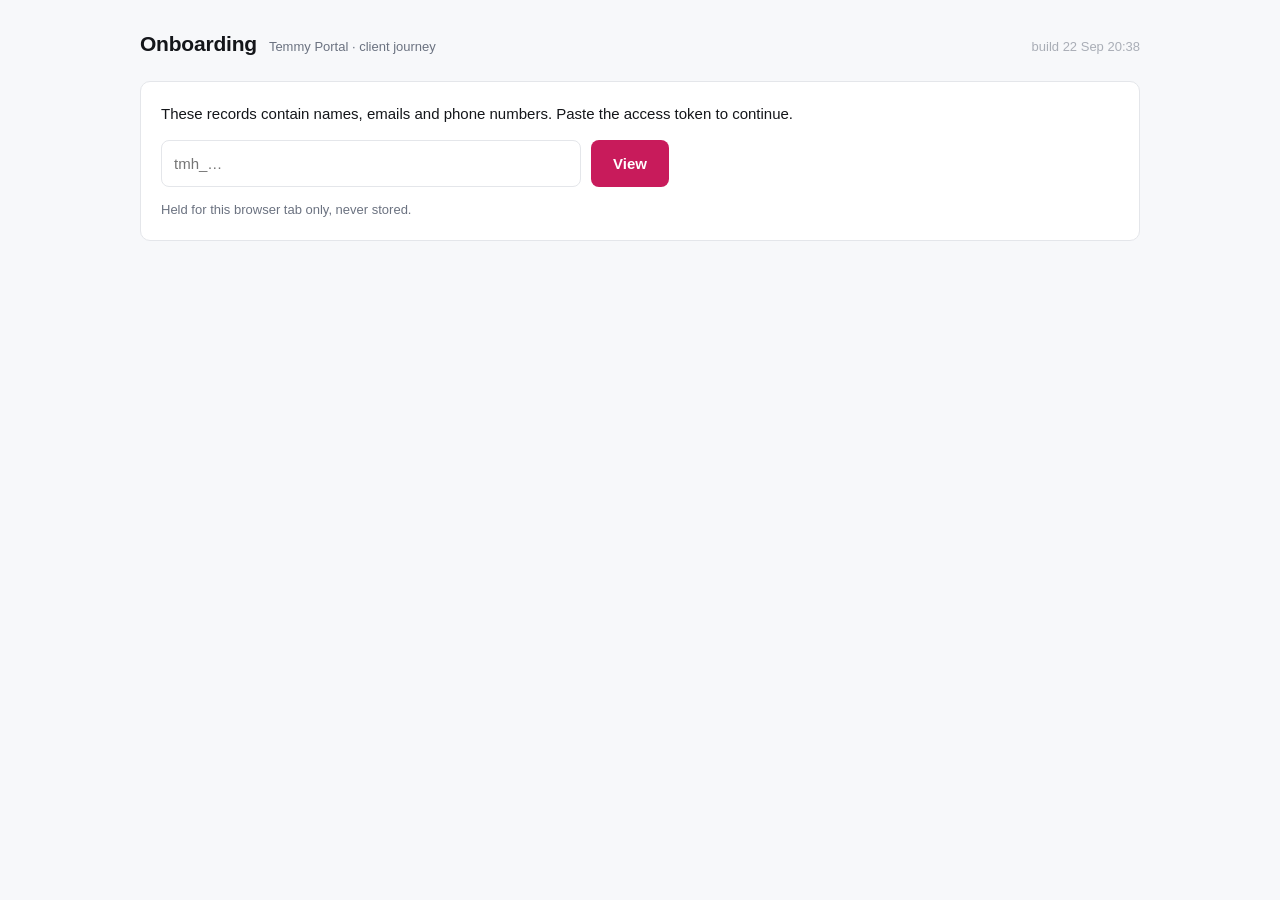
<file: admin.html>
<!doctype html>
<html lang="en-GB">
<head>
<meta charset="utf-8">
<meta name="viewport" content="width=device-width, initial-scale=1">
<meta name="robots" content="noindex, nofollow">
<title>Client onboarding — The Trademark Helpline</title>
<style>
  :root{
    --ink:#14161a; --muted:#6b7280; --line:#e4e6ea; --bg:#f7f8fa; --card:#fff;
    --brand:#c81b5b; --brand-tint:#fdeef4;
    --ok:#0f7b4f; --ok-tint:#e8f5ee; --warn:#8a5a00; --warn-tint:#fdf3e0;
  }
  *{box-sizing:border-box}
  body{margin:0;background:var(--bg);color:var(--ink);
       font:15px/1.55 -apple-system,BlinkMacSystemFont,"Segoe UI",Inter,Roboto,sans-serif}
  .wrap{max-width:1040px;margin:0 auto;padding:28px 20px 80px}
  header{display:flex;align-items:baseline;gap:12px;margin-bottom:20px;flex-wrap:wrap}
  h1{font-size:21px;margin:0;letter-spacing:-.01em}
  .sub{color:var(--muted);font-size:13px}
  .card{background:var(--card);border:1px solid var(--line);border-radius:10px;
        padding:20px;margin-bottom:14px}
  input,select{font:inherit;padding:11px 12px;border:1px solid var(--line);border-radius:8px;
        min-width:min(420px,100%)}
  button{font:inherit;background:var(--brand);color:#fff;border:0;border-radius:8px;
         padding:11px 22px;font-weight:600;cursor:pointer}
  button.ghost{background:#fff;color:var(--ink);border:1px solid var(--line);
               padding:6px 12px;font-weight:400;font-size:13px}
  .button-link{display:inline-block;background:#fff;color:var(--ink);border:1px solid var(--line);
               border-radius:8px;padding:6px 12px;font-size:13px;text-decoration:none}
  button:disabled{opacity:.6;cursor:wait}
  .tabs{display:flex;gap:4px;border-bottom:1px solid var(--line);margin-bottom:18px}
  .tabs button{background:transparent;color:var(--muted);border-radius:0;padding:10px 14px;
               border-bottom:2px solid transparent}
  .tabs button[aria-selected="true"]{color:var(--ink);border-color:var(--brand)}
  .tabs .count{background:#eef0f3;border-radius:99px;font-size:11px;margin-left:5px;
               padding:2px 7px}
  .tabs button[aria-selected="true"] .count{background:var(--brand-tint);color:var(--brand)}
  .action{display:flex;align-items:center;gap:10px;margin:0 0 14px}
  .sum{display:flex;gap:18px;flex-wrap:wrap;color:var(--muted);font-size:13px;margin-bottom:14px}
  .sum b{color:var(--ink);font-size:19px;font-weight:600;display:block}
  .s{border:1px solid var(--line);border-radius:10px;background:#fff;margin-bottom:12px;
     overflow:hidden}
  .s>.hd{display:flex;justify-content:space-between;align-items:flex-start;gap:14px;
         padding:14px 16px;cursor:pointer}
  .s>.hd:hover{background:#fcfcfd}
  .t{font-weight:600}
  .m{color:var(--muted);font-size:13px;margin-top:2px}
  .tag{display:inline-block;font-size:11px;padding:2px 8px;border-radius:99px;
       border:1px solid var(--line);color:var(--muted);margin-left:6px}
  .tag.ok{background:var(--ok-tint);color:var(--ok);border-color:transparent}
  .tag.warn{background:var(--warn-tint);color:var(--warn);border-color:transparent}
  .tag.brand{background:var(--brand-tint);color:var(--brand);border-color:transparent}
  .body{border-top:1px solid var(--line);padding:16px;display:none;background:#fcfcfd}
  .s.open .body{display:block}
  h3{font-size:12px;text-transform:uppercase;letter-spacing:.05em;color:var(--muted);
     margin:16px 0 8px}
  h3:first-child{margin-top:0}
  table{width:100%;border-collapse:collapse;font-size:14px}
  td,th{text-align:left;padding:6px 10px 6px 0;vertical-align:top}
  th{color:var(--muted);font-weight:500;font-size:12px}
  tr+tr td{border-top:1px solid var(--line)}
  code{font:12px/1.5 ui-monospace,SFMono-Regular,Menlo,monospace;color:var(--muted)}
  .err{background:#fdecec;color:#a11;border-radius:8px;padding:10px 12px;margin-bottom:12px}
  .none{color:var(--muted);padding:22px;text-align:center}
  .client-list{border:1px solid var(--line);border-radius:10px;background:#fff;overflow:hidden}
  .client{display:grid;grid-template-columns:minmax(220px,1.5fr) minmax(210px,1fr) 140px auto;
          gap:16px;align-items:center;padding:14px 16px}
  .client+.client{border-top:1px solid var(--line)}
  .client-actions{text-align:right;white-space:nowrap}
  @media (max-width:760px){
    .tabs{overflow-x:auto}
    .tabs button{white-space:nowrap}
    .client{grid-template-columns:1fr}
    .client-actions{text-align:left}
  }
  details summary{cursor:pointer;color:var(--brand);font-size:13px}
  pre{background:#fff;border:1px solid var(--line);border-radius:8px;padding:12px;
      overflow:auto;font-size:12px;max-height:340px}
  .approval-dialog{width:min(520px,calc(100vw - 32px));padding:0;color:var(--ink);
    background:var(--card);border:1px solid var(--line);border-radius:12px;overflow:visible}
  .approval-dialog::backdrop{background:rgba(20,22,26,.5)}
  .approval-dialog-shell{padding:22px}
  .dialog-heading{display:flex;align-items:flex-start;justify-content:space-between;gap:16px}
  .dialog-kicker{display:block;color:var(--brand);font-size:11px;font-weight:700;
    letter-spacing:.08em;text-transform:uppercase;margin-bottom:6px}
  .dialog-title{font-size:21px;line-height:1.25;letter-spacing:-.01em;margin:0 0 8px}
  button.dialog-close{flex:none;width:30px;height:30px;padding:0;background:transparent;
    color:var(--muted);border:1px solid transparent;font-size:20px;line-height:1;font-weight:400}
  button.dialog-close:hover{color:var(--ink);background:var(--bg);border-color:var(--line)}
  button.dialog-close:focus-visible{outline:3px solid var(--brand-tint);border-color:var(--brand)}
  .dialog-description{color:var(--muted);font-size:13px;margin:0 0 16px}
  .hold-summary{display:flex;align-items:flex-start;justify-content:space-between;gap:18px;
    padding:11px 12px;border:1px solid var(--line);border-radius:8px;background:var(--bg);
    font-size:13px;margin-bottom:18px}
  .hold-summary span{color:var(--muted)}
  .hold-summary strong{text-align:right;font-weight:600}
  .approval-field{margin-top:14px}
  .approval-field label{display:block;font-size:12px;font-weight:600;margin-bottom:6px}
  .approval-field select{display:block;width:100%;min-width:0;background:#fff;color:var(--ink)}
  .approval-field select:focus-visible{outline:3px solid var(--brand-tint);
    border-color:var(--brand)}
  .approval-field textarea{display:block;width:100%;min-height:86px;resize:vertical;
    font:inherit;padding:10px 12px;color:var(--ink);background:#fff;
    border:1px solid var(--line);border-radius:8px}
  .approval-field textarea:focus-visible{outline:3px solid var(--brand-tint);
    border-color:var(--brand)}
  .field-meta{display:flex;justify-content:space-between;gap:12px;color:var(--muted);
    font-size:11px;margin-top:5px}
  .dialog-error{min-height:20px;color:#a11;font-size:12px;margin:10px 0 0}
  .dialog-actions{display:flex;justify-content:flex-end;gap:8px;margin-top:14px}
  .dialog-actions button{padding:8px 14px;font-size:13px}
  @media (max-width:560px){
    .approval-dialog-shell{padding:18px}
    .hold-summary{display:block}
    .hold-summary strong{display:block;text-align:left;margin-top:4px}
  }
  [hidden]{display:none!important}
</style>
</head>
<body>
<div class="wrap">
  <header>
    <h1>Onboarding</h1>
    <span class="sub">Temmy Portal · client journey</span>
    <span class="sub" id="build" style="margin-left:auto;opacity:.55"></span>
  </header>

  <div class="card" id="gate">
    <p style="margin-top:0">These records contain names, emails and phone numbers.
      Paste the access token to continue.</p>
    <div style="display:flex;gap:10px;flex-wrap:wrap">
      <input id="tok" type="password" placeholder="tmh_…" autocomplete="off">
      <button id="go">View</button>
    </div>
    <p class="sub" style="margin-bottom:0">Held for this browser tab only, never stored.</p>
  </div>

  <div class="tabs" id="tabs" role="tablist" aria-label="Onboarding worklists"
    style="display:none">
    <button type="button" role="tab" data-tab="ready" aria-selected="true">
      Ready to Invite <span class="count" data-count="ready">0</span>
    </button>
    <button type="button" role="tab" data-tab="invited" aria-selected="false">
      Invited <span class="count" data-count="invited">0</span>
    </button>
    <button type="button" role="tab" data-tab="submissions" aria-selected="false">
      Submissions <span class="count" data-count="submissions">0</span>
    </button>
    <button type="button" role="tab" data-tab="access" aria-selected="false">
      Portal Access <span class="count" data-count="access">0</span>
    </button>
  </div>

  <p class="m" id="page-status" role="status" aria-live="polite"></p>
  <div id="out"></div>
</div>

<dialog class="approval-dialog" id="access-approval-dialog"
  aria-labelledby="access-approval-title" aria-describedby="access-approval-description">
  <div class="approval-dialog-shell">
    <div class="dialog-heading">
      <div>
        <span class="dialog-kicker">Privileged action</span>
        <h2 class="dialog-title" id="access-approval-title">Approve Portal access</h2>
      </div>
      <button type="button" class="dialog-close" data-access-approval-cancel
        aria-label="Close approval dialog">×</button>
    </div>
    <p class="dialog-description" id="access-approval-description">
      Record the responsible administrator’s decision. This approves Portal membership access;
      it does not settle legal authority.
    </p>
    <div class="hold-summary">
      <span>Held permissions</span>
      <strong data-access-approval-hold>Permission hold</strong>
    </div>
    <div class="approval-field">
      <label for="access-approval-reason">Approval reason</label>
      <select id="access-approval-reason" data-access-approval-reason>
        <option value="">Select a reason</option>
        <option value="client-request">Client request verified</option>
        <option value="relationship-confirmed">Existing relationship confirmed</option>
        <option value="access-reviewed">Access level reviewed</option>
        <option value="other">Other</option>
      </select>
    </div>
    <div class="approval-field" data-access-approval-other-field hidden>
      <label for="access-approval-other">Other reason</label>
      <textarea id="access-approval-other" data-access-approval-other maxlength="493"
        placeholder="State the evidence and operational reason."></textarea>
      <div class="field-meta">
        <span>Required when “Other” is selected.</span>
        <span data-access-approval-other-count>0/493</span>
      </div>
    </div>
    <p class="dialog-error" data-access-approval-error role="alert" aria-live="polite"></p>
    <div class="dialog-actions">
      <button type="button" class="ghost" data-access-approval-cancel>Cancel</button>
      <button type="button" data-access-approval-submit disabled>Approve Portal access</button>
    </div>
  </div>
</dialog>

<script>
const CURRENT_LOCATION = globalThis.location || {origin:'', pathname:''};
const ADMIN_SESSION_MODE = CURRENT_LOCATION.pathname === '/admin/submissions/viewer';
const ADMIN_ROLE = 'ADMIN_ROLE_STAMP';
const PORTAL_API = ADMIN_SESSION_MODE ? '/api/admin/onboarding-submissions' :
  (globalThis.TMH_PORTAL_API_BASE ||
  'https://tmh-portal-git-dev-alexs-projects-5ddeff74.vercel.app/api/onboarding-intake');
const SUBMISSIONS_PATH = ADMIN_SESSION_MODE ? '' : '/admin/submissions';
const WORKLIST_PATH = ADMIN_SESSION_MODE ? '/worklist' : '/admin/batches';
const PORTAL_ACCESS_PATH = '/api/admin/onboarding?limit=100';
const QUESTIONNAIRE_URL = ADMIN_SESSION_MODE
  ? 'https://setup.thetrademarkhelpline.com/existing.html'
  : CURRENT_LOCATION.origin + CURRENT_LOCATION.pathname.replace(/[^/]*$/, 'existing.html');
const staffHeaders = (token, json = false) => ({
  ...(json ? {'content-type':'application/json'} : {}),
  ...(!ADMIN_SESSION_MODE ? {'x-admin-token':token} : {}),
});

const esc = s => String(s ?? '').replace(/[&<>"]/g, c =>
  ({'&':'&amp;','<':'&lt;','>':'&gt;','"':'&quot;'}[c]));
const rec = v => v && typeof v === 'object' && !Array.isArray(v) ? v : {};
const recs = v => Array.isArray(v) ? v.filter(x => Object.keys(rec(x)).length) : [];
const vals = v => Array.isArray(v) ? v : [];
const peopleFor = r => recs(rec(r.derived_command)[
  r.form_type === 'existing_client_compliance' ? 'people' : 'users']);
const $ = s => document.querySelector(s);
const date = s => s ? new Date(s).toLocaleString('en-GB',
  {day:'numeric',month:'short',hour:'2-digit',minute:'2-digit'}) : '';
const outcomeLabel = value => ({
  already_accepted:'access already active', completed:'completed', failed:'failed',
  held:'held for review', invite_email_already_queued:'invitation already queued',
  invite_email_not_recorded:'invitation not completed',
  invite_email_in_progress:'invitation in progress', invite_email_queued:'invitation queued',
  not_applicable:'not applicable', partial_failure:'partly failed',
  provisioned:'provisioned', review_required:'review required',
}[value] || String(value || 'unknown').replaceAll('_',' '));
function portalActionMessage(data, fallback){
  data = rec(data);
  if (data.status === 'preparation_incomplete') {
    return ({
      failed:'Portal portfolio preparation failed. Review the recorded provisioning error before retrying.',
      not_requested:'Portal portfolio preparation did not start. Retry Prepare access.',
      partial:'Only part of the trademark portfolio was prepared. Review the portfolio evidence before retrying.',
      prepared:'Applicant evidence does not match the trademark registry, so Portal access could not be prepared. Review the applicant and trademark evidence before retrying.',
      skipped:'No eligible trademark portfolio was found. Check the applicant identifier and trademark applications before retrying.',
    }[data.portfolioSeedStatus] ||
      'Portal access preparation did not complete. Review the submission evidence before retrying.');
  }
  const detail = String(data.detail || '').trim();
  if (detail && /[ .]/.test(detail)) return detail;
  const message = String(data.message || '').trim();
  if (message) return message;
  const error = String(data.error || data.code || detail).trim();
  if (error === 'onboarding_provisioning_plan_input_mismatch') {
    return 'The approved submission no longer matches the current provisioning evidence. Reload the submission and review the CRM contact, applicant and latest form version before retrying.';
  }
  return fallback;
}
function applicationStatusText(data){
  data = rec(data);
  const crm = `CRM status: ${data.status || 'unknown'}${data.replayed ? ' (replayed)' : ''}` +
    `${data.error ? ` · ${data.error}` : ''}`;
  const results = recs(data.provisioning_results);
  if (!results.length) return crm + (data.provisioning_status
    ? ` · Portal: ${outcomeLabel(data.provisioning_status)}${data.provisioning_error
      ? ` (${data.provisioning_error})` : ''}` : '');
  return crm + ' · Portal: ' + results.map(item => {
    const person = Number.isInteger(item.submitted_person_index)
      ? `person ${item.submitted_person_index + 1}` : 'person';
    const access = item.requested_portal_access === 'administrator'
      ? 'Administrator' : item.requested_portal_access === 'user' ? 'User' : 'access';
    return `${person} ${access}: ${outcomeLabel(item.status)}${item.error
      ? ` (${item.error})` : ''}`;
  }).join('; ');
}

let ACTIVE_TAB = ADMIN_SESSION_MODE ? 'ready' : 'submissions';
let DATA = { submissions:[], worklist:{ batches:[], clients:[] },
  portalAccess:{error:'',items:[],total:0} };
let LAST_TOKEN = '';
let ACCESS_APPROVAL_BUTTON = null;
let ACCESS_APPROVAL_DIALOG_WIRED = false;

const ACCESS_APPROVAL_REASONS = {
  'client-request': {
    label:'Client request verified',
    reason:'Client request verified against the submitted onboarding details.',
  },
  'relationship-confirmed': {
    label:'Existing relationship confirmed',
    reason:'Existing client relationship and identity evidence reviewed.',
  },
  'access-reviewed': {
    label:'Access level reviewed',
    reason:'Requested Portal access level reviewed and approved.',
  },
  other:{label:'Other',reason:''},
};

const invitationUrl = seedToken => QUESTIONNAIRE_URL + '?seed=' +
  encodeURIComponent(seedToken);
const readyClients = () => recs(DATA.worklist.clients).filter(c => c.status === 'ready');
const invitedClients = () => recs(DATA.worklist.clients).filter(c =>
  c.status === 'sent' || c.status === 'opened');

function setActiveTab(tab){
  if (!['ready','invited','submissions','access'].includes(tab)) return;
  ACTIVE_TAB = tab;
  renderCurrent();
}

function renderCurrent(){
  if (ADMIN_SESSION_MODE) {
    const counts = {
      ready:readyClients().length,
      invited:invitedClients().length,
      submissions:recs(DATA.submissions).length,
      access:Number(DATA.portalAccess.total) || recs(DATA.portalAccess.items).length,
    };
    document.querySelectorAll('[data-tab]').forEach(button => {
      const active = button.dataset.tab === ACTIVE_TAB;
      button.setAttribute('aria-selected', active ? 'true' : 'false');
      button.tabIndex = active ? 0 : -1;
    });
    document.querySelectorAll('[data-count]').forEach(node => {
      node.textContent = String(counts[node.dataset.count] || 0);
    });
  }
  if (ACTIVE_TAB === 'ready') return renderClients(readyClients(), 'ready');
  if (ACTIVE_TAB === 'invited') return renderClients(invitedClients(), 'invited');
  if (ACTIVE_TAB === 'access') return renderPortalAccess(DATA.portalAccess);
  return render(DATA.submissions);
}

function renderPortalAccess(result){
  result = rec(result);
  if (result.error) {
    $('#out').innerHTML = '<div class="err">Portal access records are temporarily unavailable.</div>';
    return;
  }
  const rows = recs(result.items);
  if (!rows.length) {
    $('#out').innerHTML = '<div class="none">No Portal access records yet.</div>';
    return;
  }
  $('#out').innerHTML = `
    <div class="sum"><div><b>${Number(result.total) || rows.length}</b>
      Portal access records${Number(result.total) > rows.length
        ? ` · showing latest ${rows.length}` : ''}</div></div>
    <div class="client-list">${rows.map(row => {
      row = rec(row);
      return `<div class="client">
        <div><div class="t">${esc(row.display_name || 'Unnamed user')}</div>
          <div class="m">${esc(row.account_name || 'No account')}</div></div>
        <div class="m">${esc(outcomeLabel(row.onboarding_origin))} ·
          ${esc(outcomeLabel(row.relationship_state))}</div>
        <div><span class="tag ${row.provisioning_status === 'provisioned' ? 'ok' : ''}">${
          esc(outcomeLabel(row.provisioning_status))}</span>
          <div class="m">${esc(outcomeLabel(row.invite_email_status))} ·
            ${Number(row.invite_email_attempt_count) || 0} attempt${
              Number(row.invite_email_attempt_count) === 1 ? '' : 's'}</div></div>
        <div class="client-actions"><a class="button-link" target="_top"
          href="/admin/onboarding/${encodeURIComponent(row.id)}">Open</a></div>
      </div>`;
    }).join('')}</div>`;
}

function renderClients(clients, kind){
  const ready = kind === 'ready';
  if (!clients.length) {
    $('#out').innerHTML = `<div class="none">${ready
      ? 'No accounts are ready to invite.'
      : 'No invited accounts are waiting for a submission.'}</div>`;
    return;
  }
  $('#out').innerHTML = `
    <div class="sum"><div><b>${clients.length}</b>${ready
      ? ' ready to send' : ' invited without a submission'}</div></div>
    <div class="client-list">${clients.map(clientRow).join('')}</div>`;
  document.querySelectorAll('[data-mark-invited]').forEach(button =>
    button.onclick = () => markInvitedAndCopy(button));
  document.querySelectorAll('[data-copy-invitation]').forEach(button =>
    button.onclick = () => copyInvitation(button));
}

function clientRow(client){
  client = rec(client);
  const name = [client.first_name,client.last_name].filter(Boolean).join(' ');
  const invited = client.status === 'sent' || client.status === 'opened';
  return `<div class="client">
    <div><div class="t">${esc(client.zoho_account || client.billing_name || 'Unnamed account')}</div>
      <div class="m">${esc(name || 'No contact name')} · ${esc(client.email || 'No email')}</div></div>
    <div class="m">${Number(client.marks) || 0} mark${Number(client.marks) === 1 ? '' : 's'} ·
      ${Number(client.applicant_records) || 0} applicant record${
        Number(client.applicant_records) === 1 ? '' : 's'}</div>
    <div><span class="tag ${client.status === 'opened' ? 'ok' : invited ? 'brand' : ''}">${
      client.status === 'ready' ? 'Ready to send' : client.status === 'opened' ? 'Opened' : 'Invited'
    }</span>${invited ? `<div class="m">${date(client.opened_at || client.sent_at)}</div>` : ''}</div>
    <div class="client-actions">${client.status === 'ready'
      ? `<button class="ghost" data-mark-invited data-seed-token="${esc(client.seed_token)}">
          Mark invited &amp; copy link</button>`
      : `<button class="ghost" data-copy-invitation data-seed-token="${esc(client.seed_token)}">
          Copy link again</button>`}</div>
  </div>`;
}

async function writeInvitationLink(seedToken){
  const url = invitationUrl(seedToken);
  await navigator.clipboard.writeText(url);
  return url;
}

async function markInvitedAndCopy(button){
  button.disabled = true;
  $('#page-status').textContent = 'Capturing assumptions and preparing the link…';
  try{
    const response = await fetch(PORTAL_API + '/seed-sent', {
      method:'POST', headers:staffHeaders(LAST_TOKEN, true),
      body:JSON.stringify({seed_token:button.dataset.seedToken}),
    });
    const data = await response.json();
    if (!response.ok || data.error || !['sent','opened','submitted'].includes(data.status)) {
      throw new Error(response.status === 401 ? 'Session expired.' :
        'This account could not be marked invited. Try again.');
    }
    let copied = true;
    try{ await writeInvitationLink(button.dataset.seedToken); }
    catch(error){ copied = false; }
    await load(LAST_TOKEN);
    $('#page-status').textContent = copied
      ? 'Account marked invited and copied to the clipboard.'
      : `Account marked invited. Copy this link: ${invitationUrl(button.dataset.seedToken)}`;
  }catch(error){
    $('#page-status').textContent = error.message || 'The invitation could not be prepared.';
    button.disabled = false;
  }
}

async function copyInvitation(button){
  button.disabled = true;
  try{
    await writeInvitationLink(button.dataset.seedToken);
    $('#page-status').textContent = 'Invitation link copied to the clipboard.';
  }catch(error){
    $('#page-status').textContent = `Copy this link: ${invitationUrl(button.dataset.seedToken)}`;
  }finally{ button.disabled = false; }
}

async function load(token){
  $('#out').innerHTML = '<div class="none">Loading…</div>';
  LAST_TOKEN = token;
  let submissions, worklist = { batches:[], clients:[] }, portalAccess = {items:[]};
  try{
    const requests = [fetch(PORTAL_API + SUBMISSIONS_PATH + '?limit=250',
      {headers:staffHeaders(token)})];
    if (ADMIN_SESSION_MODE) requests.push(fetch(PORTAL_API + WORKLIST_PATH,
      {headers:staffHeaders(token)}));
    if (ADMIN_SESSION_MODE) requests.push(fetch(PORTAL_ACCESS_PATH,
      {headers:staffHeaders(token)}).catch(() => ({
        json:async () => ({error:'unavailable'}),
      })));
    const responses = await Promise.all(requests);
    submissions = await responses[0].json();
    if (responses[1]) worklist = await responses[1].json();
    if (responses[2]) portalAccess = await responses[2].json();
  }catch(e){ submissions = {error:'could not reach the API'}; }

  const error = submissions.error || worklist.error;
  if (error){
    $('#out').innerHTML = `<div class="err">${error === 'unauthorised'
      ? 'That token was not accepted.' : esc(error)}</div>`;
    return;
  }

  // Only past the gate once the selected staff access mode actually worked.
  if (!ADMIN_SESSION_MODE) sessionStorage.setItem('tmh_admin_token', token);
  $('#gate').style.display = 'none';
  if (ADMIN_SESSION_MODE) $('#tabs').style.display = 'flex';
  DATA = { submissions:submissions.results || [], worklist,
    portalAccess:{error:portalAccess.error || '', items:portalAccess.items || [],
      total:portalAccess.total || 0} };
  renderCurrent();
}

function render(rows){
  rows = recs(rows);
  if (!rows.length){ $('#out').innerHTML = '<div class="none">No submissions yet.</div>'; return; }

  const approved = rows.filter(r => rec(r.authority).decision === 'approve').length;
  const people = rows.reduce((n,r) => n + peopleFor(r).length, 0);

  $('#out').innerHTML = `
    <div class="sum">
      <div><b>${rows.length}</b> submissions</div>
      <div><b>${approved}</b> auto-approved</div>
      <div><b>${rows.length - approved}</b> need review</div>
      <div><b>${people}</b> people named</div>
      <div style="margin-left:auto"><button class="ghost" id="dl">Download all as JSON</button></div>
    </div>
    ${rows.map(card).join('')}`;

  document.querySelectorAll('.s > .hd').forEach(h =>
    h.onclick = () => h.parentElement.classList.toggle('open'));
  document.querySelectorAll('[data-loa]').forEach(b =>
    b.onclick = () => downloadLoa(b));
  document.querySelectorAll('[data-approve-plan]').forEach(b =>
    b.onclick = () => approvePlan(b));
  document.querySelectorAll('[data-apply-plan]').forEach(b =>
    b.onclick = () => applyPlan(b));
  document.querySelectorAll('[data-approve-access]').forEach(b =>
    b.onclick = () => openPortalAccessApproval(b));
  document.querySelectorAll('[data-prepare-access]').forEach(b =>
    b.onclick = () => prepareAccess(b));
  document.querySelectorAll('[data-send-invitation]').forEach(b =>
    b.onclick = () => sendPreparedInvitation(b));

  /* Deliberately JSON rather than CSV. The CSV shaping lives in
     export_submissions.py; reimplementing it here would give two definitions of
     the same columns, free to drift apart. This is the raw record. */
  $('#dl').onclick = () => {
    const blob = new Blob([JSON.stringify(rows, null, 1)], {type:'application/json'});
    const a = document.createElement('a');
    a.href = URL.createObjectURL(blob);
    a.download = `onboarding-submissions-${new Date().toISOString().slice(0,10)}.json`;
    a.click();
    URL.revokeObjectURL(a.href);
  };
}

function card(r){
  r = rec(r);
  const d = rec(r.derived_command), i = rec(r.input);
  const compliance = r.form_type === 'existing_client_compliance';
  const pf = rec(d.portfolio), w = rec(d.watchlist);
  const applicants = compliance ? recs(d.records).map(a => ({...a,
    trademarks: recs(d.trademarks).filter(t => recs(t.applicants).some(owner =>
      owner.ipo_identifier === a.ipo_identifier)).map(t => t.application_number),
  })) : recs(pf.applicants);
  const companies = recs(pf.companies);
  const watchApplicants = recs(w.applicants), watchCompanies = recs(w.companies);
  const users = peopleFor(r), auth = Object.keys(rec(r.authority)).length ? rec(r.authority) : null;
  const reconciliation = rec(r.reconciliation);
  const reconciliationResult = rec(reconciliation.result);
  const decisions = recs(reconciliationResult.decisions);
  const applicationPlan = rec(r.application_plan);
  const applicationExecution = rec(r.application_execution);
  const portalAccess = rec(r.portal_access);
  const newCustomerPortalStatus = !compliance ? (() => {
    if (portalAccess.status === 'active') return `<div class="action">
      <span class="tag ok">Portal access active</span>
      <span class="m">Verified public-registration account · ${date(portalAccess.completed_at)} ·
        Submission review pending.</span>
    </div>`;
    if (portalAccess.status === 'not_found') return `<div class="action">
      <span class="tag warn">Portal access not linked</span>
      <span class="m">No exact verified public-registration account matches this submission.</span>
    </div>`;
    if (portalAccess.status === 'blocked') return `<div class="action">
      <span class="tag warn">Portal access blocked</span>
      <span class="m">${esc(outcomeLabel(portalAccess.reason))}.</span>
    </div>`;
    return `<div class="action">
      <span class="tag warn">Portal access status unavailable</span>
      <span class="m">${esc(portalAccess.error ||
        'public_registration_access_status_unavailable')}</span>
    </div>`;
  })() : '';
  const provisioningFailure = compliance && applicationExecution.status === 'applied' &&
    applicationExecution.provisioning_error ? `<div class="action">
      <span class="tag warn">Portal access status unavailable</span>
      <span class="m">${esc(applicationExecution.provisioning_error)}</span>
    </div>` : '';
  const pendingPortalActions = applicationExecution.status === 'applied'
    ? recs(applicationExecution.provisioning_results).filter(item =>
      item.status === 'invite_email_not_recorded').map(item => {
      const index = Number(item.submitted_person_index);
      if (!Number.isInteger(index) || index < 0) return '';
      const access = item.requested_portal_access === 'administrator'
        ? 'Administrator' : 'User';
      const accessApproval = rec(item.access_approval);
      return `<div class="action">
        <span class="m">Person ${index + 1} · ${access}</span>
        <button class="ghost" data-prepare-access
          data-submission="${esc(r.submission_id)}" data-version="${esc(r.version)}"
          data-person-index="${index}">Prepare access</button>
        <button class="ghost" data-send-invitation
          data-submission="${esc(r.submission_id)}" data-version="${esc(r.version)}"
          data-person-index="${index}" disabled>Send prepared invitation</button>
        <span class="m" data-provisioning-status>${Object.keys(accessApproval).length
          ? `Portal access approved by ${esc(accessApproval.approvedByActorRef)} · ${date(accessApproval.approvedAt)}`
          : 'Preparation required.'}</span>
      </div>`;
    }).join('') : '';
  const heldPortalActions = applicationExecution.status === 'applied'
    ? recs(applicationExecution.provisioning_results).filter(item =>
      item.status === 'held' && item.access_approval_available === true).map(item => {
      const index = Number(item.submitted_person_index);
      if (!Number.isInteger(index) || index < 0) return '';
      const triggers = recs(item.hold_triggers).map(trigger =>
        String(trigger.permission || '').replaceAll('_', ' ')).filter(Boolean);
      const detail = triggers.length ? [...new Set(triggers)].join(', ') : 'permission hold';
      return `<div class="action">
        <span class="tag warn">Portal access held</span>
        <span class="m">Person ${index + 1} · ${esc(detail)}</span>
        ${ADMIN_ROLE === 'super_admin'
          ? `<button class="ghost" data-approve-access
              data-submission="${esc(r.submission_id)}" data-version="${esc(r.version)}"
              data-person-index="${index}" data-hold-detail="Person ${index + 1} · ${esc(detail)}">
              Approve Portal access</button>`
          : '<span class="m">Super-admin approval required.</span>'}
        <span class="m" data-access-approval-status></span>
      </div>`;
    }).join('') : '';
  const reviewHeld = decisions.some(item => item.decision === 'review_required' ||
    (item.decision === 'proposed_unassignment' && !item.relationshipProvenance));
  const marks = compliance ? recs(d.trademarks).length :
    applicants.reduce((n,a)=>n+vals(a.trademarks).length,0);
  const wMarks = watchApplicants.reduce((n,a)=>n+vals(a.trademarks).length,0);
  const decided = auth
    ? `<span class="tag ${auth.decision==='approve'?'ok':'warn'}">${esc(auth.decision)}</span>`
    : '<span class="tag">no check</span>';
  const loa = r.form_type === 'existing_client_compliance' && r.completed === true
    ? `<div class="action"><button class="ghost" data-loa
         data-submission="${esc(r.submission_id)}" data-version="${esc(r.version)}">
         Generate draft LOA</button><span class="m" data-loa-status></span></div>` : '';
  const approval = decisions.length ? `<div class="action">
    ${Object.keys(applicationPlan).length
      ? `<span class="tag ok">Application plan approved</span>
         <span class="m">${esc(applicationPlan.primaryInvitee?.membershipRole || '')} ·
           ${date(applicationPlan.approvedAt)}</span>
         ${applicationExecution.status === 'applied'
           ? `<span class="tag ok">Saved to CRM</span>
              <span class="m">${date(applicationExecution.completed_at)}</span>`
           : `<button class="ghost" data-apply-plan
                data-submission="${esc(r.submission_id)}" data-version="${esc(r.version)}">
                Save approved changes to CRM</button>
              <span class="m" data-apply-status>${Object.keys(applicationExecution).length
                ? esc(applicationStatusText(applicationExecution)) : ''}</span>`}`
      : `<select data-plan-role aria-label="Portal membership role">
          <option value="">Select Portal role…</option>
          ${['owner','admin','billing','viewer','advisor'].map(role =>
            `<option value="${role}">${role}</option>`).join('')}
         </select>
         <button class="ghost" data-approve-plan
           data-submission="${esc(r.submission_id)}" data-version="${esc(r.version)}"
           ${reviewHeld ? 'disabled' : ''}>Approve application plan</button>
         <span class="m" data-plan-status>${reviewHeld
           ? 'Held: a relationship or authority change requires senior review. ' +
             'This Preview has no release action; retain the evidence and escalate ' +
             'to the product owner.' : ''}</span>`}
    </div>` : '';

  return `<div class="s">
    <div class="hd">
      <div>
        <div class="t">${esc(r.organisation_name || 'Unnamed')}${decided}
          <span class="tag brand">${esc(r.status)}</span></div>
        <div class="m">${esc(r.contact_email || 'no email')} ·
          ${marks} mark${marks===1?'':'s'} ·
          ${compliance ? `${applicants.length} applicant records` :
            `${companies.length} compan${companies.length===1?'y':'ies'}`} ·
          ${compliance ? `${users.length} ${users.length===1?'person':'people'} named` :
            `${users.length} user${users.length===1?'':'s'}`}${
            watchApplicants.length || watchCompanies.length
              ? ` · watchlist ${wMarks} marks, ${watchCompanies.length} companies` : ''}</div>
      </div>
      <div class="m" style="text-align:right;white-space:nowrap">${date(r.created_at)}<br>
        <code>ID ${esc(r.submission_id)}<br>${esc(r.form_type)} ·
          version ${esc(r.version)} · ${esc(r.versions)} saved</code></div>
    </div>
    <div class="body">
      ${newCustomerPortalStatus}
      ${provisioningFailure}
      ${approval}
      ${heldPortalActions}
      ${pendingPortalActions}
      ${loa}
      ${decisions.length ? `<h3>Reconciliation</h3>
        <div class="m">Snapshot <code>${esc(reconciliation.snapshot_id)}</code> ·
          snapshot fingerprint <code>${esc(reconciliation.snapshot_fingerprint)}</code><br>
          reconciliation fingerprint <code>${esc(reconciliation.fingerprint)}</code></div>
        <table>${decisions.map(item=>`<tr>
          <td><span class="tag ${item.decision === 'review_required' ? 'warn' :
            item.decision === 'matched_unchanged' ? 'ok' : ''}">${esc(item.decision)}</span></td>
          <td>${esc(item.submissionContactKey || item.snapshotContactId || '')}</td>
          <td class="m">${esc(item.reason || vals(item.changes).join(', ') ||
            item.relationshipProvenance || '')}</td></tr>`).join('')}</table>` : ''}
      ${auth ? `<h3>Authority</h3>
        <div class="m" style="margin-bottom:8px">${esc(auth.reason)}</div>
        <table>${recs(auth.evidence).map(e=>`<tr>
          <td style="width:210px">${esc(e.signal)}</td>
          <td style="width:120px"><span class="tag ${
            e.outcome==='match'?'ok':e.outcome==='no_match'?'warn':''}">${esc(e.outcome)}</span></td>
          <td class="m">${esc(e.detail)}</td></tr>`).join('')}</table>` : ''}

      <h3>People</h3>
      ${compliance ? `<p class="m">Captured claims only. Portal selection does not prove
        an invitation or settled authority. Report routing is separate from permission
        to instruct work.</p>` : ''}
      <table>
        <tr><th>Name</th><th>Email</th><th>Mobile</th><th>Position</th>
          <th>${compliance ? 'Captured permissions' : 'Can'}</th>
          ${compliance ? '<th>Captured access / reports</th>' : ''}</tr>
        ${users.map(u=>`<tr>
          <td>${esc(u.first)} ${esc(u.last)}${u.primary?' <span class="tag brand">primary</span>':''}</td>
          <td>${esc(u.email)}</td><td>${esc(compliance ? u.phone : u.mobile)}</td>
          <td>${esc(compliance ? u.job : u.position)}</td>
          <td class="m">${Object.entries(rec(u.perms)).filter(([,v])=>v)
              .map(([k])=>esc(k)).join(', ') || '—'}</td>
          ${compliance ? `<td class="m">Portal selection: ${esc(u.portal || 'Not provided')}<br>
            Reports: ${u.reports === true ? 'Yes' : u.reports === false ? 'No' : 'Not provided'}<br>
            Claimed role: ${esc(u.role || 'Not provided')}</td>` : ''}</tr>`).join('')}
      </table>

      <h3>Portfolio</h3>
      <table>
        ${applicants.map(a=>`<tr>
          <td style="width:110px"><code>${esc(a.ipo_identifier)}</code></td>
          <td>${esc(a.name)}</td>
          <td class="m">${vals(a.trademarks).length} mark${vals(a.trademarks).length===1?'':'s'}${
            vals(a.excluded).length?` · ${vals(a.excluded).length} excluded`:''}</td>
          <td class="m">${vals(a.trademarks).map(esc).join(', ')}</td></tr>`).join('')}
        ${companies.map(c=>`<tr>
          <td><code>${esc(c.company_number)}</code></td>
          <td colspan="3">${esc(c.company_name)}</td></tr>`).join('')}
      </table>

      ${watchApplicants.length || watchCompanies.length ? `<h3>Watchlist</h3>
      <table>
        ${watchApplicants.map(a=>`<tr>
          <td style="width:110px"><code>${esc(a.ipo_identifier)}</code></td>
          <td>${esc(a.name)}</td>
          <td class="m">${esc(a.relationship||'')}</td>
          <td class="m">${vals(a.trademarks).length} marks</td></tr>`).join('')}
        ${watchCompanies.map(c=>`<tr>
          <td><code>${esc(c.company_number)}</code></td>
          <td>${esc(c.company_name)}</td>
          <td class="m" colspan="2">${esc(c.relationship||'')}</td></tr>`).join('')}
      </table>` : ''}

      <h3>Evidence</h3>
      <div class="m">${vals(r.lookup_evidence).length} lookup${
        vals(r.lookup_evidence).length===1?'':'s'} recorded at the time of the claim</div>
      <details style="margin-top:8px"><summary>Raw record</summary>
        <pre>${esc(JSON.stringify({input:i, authority:auth, reconciliation,
                                   application_plan:applicationPlan,
                                   lookup_evidence:r.lookup_evidence,
                                   derived_command:d}, null, 1))}</pre></details>
    </div>
  </div>`;
}

async function approvePlan(button){
  const status = button.parentElement.querySelector('[data-plan-status]');
  const membershipRole = button.parentElement.querySelector('[data-plan-role]').value;
  const staffActorRef = ADMIN_SESSION_MODE ? '' :
    prompt('Staff actor reference (for immutable approval evidence):',
      sessionStorage.getItem('tmh_staff_actor_ref') || 'staff:');
  if (!membershipRole || (!ADMIN_SESSION_MODE && !staffActorRef)) {
    status.textContent = 'Select a role and enter a staff actor reference.';
    return;
  }
  button.disabled = true;
  status.textContent = 'Recording immutable plan…';
  try{
    const token = sessionStorage.getItem('tmh_admin_token') || '';
    const path = `${SUBMISSIONS_PATH}/${encodeURIComponent(button.dataset.submission)}` +
      `/versions/${encodeURIComponent(button.dataset.version)}/application-plan`;
    const response = await fetch(PORTAL_API + path, {method:'POST',
      headers:staffHeaders(token, true), body:JSON.stringify({
        membership_role:membershipRole,
        ...(!ADMIN_SESSION_MODE ? {staff_actor_ref:staffActorRef.trim()} : {}),
      })});
    const data = await response.json();
    if (!response.ok || data.error) throw new Error(data.error || 'Approval failed.');
    if (!ADMIN_SESSION_MODE)
      sessionStorage.setItem('tmh_staff_actor_ref', staffActorRef.trim());
    await load(token);
  }catch(error){
    status.textContent = error.message || 'Approval failed.';
    button.disabled = false;
  }
}

async function applyPlan(button){
  const status = button.parentElement.querySelector('[data-apply-status]');
  button.disabled = true;
  status.textContent = 'Saving approved changes to CRM…';
  try{
    const token = sessionStorage.getItem('tmh_admin_token') || '';
    const path = `${SUBMISSIONS_PATH}/${encodeURIComponent(button.dataset.submission)}` +
      `/versions/${encodeURIComponent(button.dataset.version)}/application-plan/apply-zoho`;
    const response = await fetch(PORTAL_API + path, {method:'POST',
      headers:staffHeaders(token)});
    const data = await response.json();
    if (!data.status) throw new Error(data.error || 'Application failed.');
    if (ADMIN_SESSION_MODE) await load(token);
    else status.textContent = applicationStatusText(data);
  }catch(error){ status.textContent = error.message || 'Application failed.'; }
  finally{ button.disabled = false; }
}

function selectedAccessApprovalReason(){
  const selected = $('[data-access-approval-reason]').value;
  if (selected === 'other') {
    const other = $('[data-access-approval-other]').value.trim();
    return other.length >= 3 ? `Other: ${other}` : '';
  }
  return ACCESS_APPROVAL_REASONS[selected]?.reason || '';
}

function syncAccessApprovalDialog(){
  const selected = $('[data-access-approval-reason]').value;
  const other = $('[data-access-approval-other]');
  $('[data-access-approval-other-field]').hidden = selected !== 'other';
  $('[data-access-approval-other-count]').textContent = `${other.value.length}/493`;
  $('[data-access-approval-submit]').disabled = !selectedAccessApprovalReason();
  $('[data-access-approval-error]').textContent = '';
}

function closeAccessApprovalDialog(){
  const button = ACCESS_APPROVAL_BUTTON;
  const dialog = $('#access-approval-dialog');
  if (dialog.open) dialog.close();
  ACCESS_APPROVAL_BUTTON = null;
  if (button?.isConnected && button.focus) button.focus();
}

function wireAccessApprovalDialog(){
  if (ACCESS_APPROVAL_DIALOG_WIRED) return;
  const dialog = $('#access-approval-dialog');
  const reason = $('[data-access-approval-reason]');
  const other = $('[data-access-approval-other]');
  reason.onchange = () => {
    syncAccessApprovalDialog();
    if (reason.value === 'other') other.focus();
  };
  other.oninput = syncAccessApprovalDialog;
  document.querySelectorAll('[data-access-approval-cancel]').forEach(button => {
    button.onclick = closeAccessApprovalDialog;
  });
  $('[data-access-approval-submit]').onclick = submitAccessApproval;
  dialog.addEventListener('cancel', event => {
    event.preventDefault();
    closeAccessApprovalDialog();
  });
  ACCESS_APPROVAL_DIALOG_WIRED = true;
}

function openPortalAccessApproval(button){
  wireAccessApprovalDialog();
  ACCESS_APPROVAL_BUTTON = button;
  $('[data-access-approval-reason]').value = '';
  $('[data-access-approval-other]').value = '';
  $('[data-access-approval-hold]').textContent = button.dataset.holdDetail || 'Permission hold';
  syncAccessApprovalDialog();
  $('#access-approval-dialog').showModal();
  $('[data-access-approval-reason]').focus();
}

async function submitAccessApproval(){
  const reason = selectedAccessApprovalReason();
  const submit = $('[data-access-approval-submit]');
  const cancel = document.querySelectorAll('[data-access-approval-cancel]');
  const select = $('[data-access-approval-reason]');
  const other = $('[data-access-approval-other]');
  const error = $('[data-access-approval-error]');
  if (!reason || !ACCESS_APPROVAL_BUTTON) {
    error.textContent = 'Select an approval reason.';
    return;
  }
  submit.disabled = true;
  cancel.forEach(button => { button.disabled = true; });
  select.disabled = true;
  other.disabled = true;
  submit.textContent = 'Recording…';
  const result = await approvePortalAccess(ACCESS_APPROVAL_BUTTON, reason);
  if (result.ok) {
    closeAccessApprovalDialog();
  } else {
    syncAccessApprovalDialog();
    error.textContent = result.message;
  }
  submit.textContent = 'Approve Portal access';
  cancel.forEach(button => { button.disabled = false; });
  select.disabled = false;
  other.disabled = false;
}

async function approvePortalAccess(button, reason){
  const status = button.parentElement.querySelector('[data-access-approval-status]');
  if (!reason || reason.trim().length < 3) {
    return {ok:false,message:'Select or enter an approval reason.'};
  }
  button.disabled = true;
  status.textContent = 'Recording Portal access approval…';
  try{
    const token = sessionStorage.getItem('tmh_admin_token') || '';
    const path = `${SUBMISSIONS_PATH}/${encodeURIComponent(button.dataset.submission)}` +
      `/versions/${encodeURIComponent(button.dataset.version)}/provisioning-plan/` +
      `${encodeURIComponent(button.dataset.personIndex)}/approve-access`;
    const response = await fetch(PORTAL_API + path, {method:'POST',
      headers:staffHeaders(token, true), body:JSON.stringify({reason:reason.trim()})});
    const data = await response.json();
    if (!response.ok || data.error || data.code) {
      throw new Error(portalActionMessage(data, 'Portal access approval failed.'));
    }
    status.textContent = 'Approval recorded. Preparing Portal access…';
    const preparePath = `${SUBMISSIONS_PATH}/${encodeURIComponent(button.dataset.submission)}` +
      `/versions/${encodeURIComponent(button.dataset.version)}/provisioning-plan/` +
      `${encodeURIComponent(button.dataset.personIndex)}/prepare`;
    const prepareResponse = await fetch(PORTAL_API + preparePath, {method:'POST',
      headers:staffHeaders(token)});
    const preparation = await prepareResponse.json();
    if (!prepareResponse.ok || preparation.status !== 'preparation_ready') {
      throw new Error(portalActionMessage(preparation,
        'Portal access approval was recorded, but preparation did not complete. Retry approval.'));
    }
    await load(token);
    return {ok:true};
  }catch(error){
    const message = error.message || 'Portal access approval failed.';
    status.textContent = message;
    button.disabled = false;
    return {ok:false,message};
  }
}

async function prepareAccess(button){
  return executePortalPlan(button, 'prepare');
}

async function sendPreparedInvitation(button){
  return executePortalPlan(button, 'execute');
}

async function executePortalPlan(button, action){
  const status = button.parentElement.querySelector('[data-provisioning-status]');
  button.disabled = true;
  status.textContent = action === 'prepare' ? 'Preparing access…' : 'Sending invitation…';
  try{
    const token = sessionStorage.getItem('tmh_admin_token') || '';
    const path = `${SUBMISSIONS_PATH}/${encodeURIComponent(button.dataset.submission)}` +
      `/versions/${encodeURIComponent(button.dataset.version)}/provisioning-plan/` +
      `${encodeURIComponent(button.dataset.personIndex)}/${action}`;
    const response = await fetch(PORTAL_API + path, {method:'POST',
      headers:staffHeaders(token)});
    const data = await response.json();
    if (!response.ok || !data.status || data.error ||
        (action === 'prepare' && data.status !== 'preparation_ready')) {
      throw new Error(portalActionMessage(data, 'Portal action failed.'));
    }
    status.textContent = outcomeLabel(data.status);
    if (action === 'prepare' && data.status === 'preparation_ready') {
      const send = button.parentElement.querySelector('[data-send-invitation]');
      if (send) send.disabled = false;
    }
  }catch(error){
    status.textContent = error.message || 'Portal action failed.';
  }finally{
    button.disabled = false;
  }
}

async function downloadLoa(button){
  const status = button.parentElement.querySelector('[data-loa-status]');
  button.disabled = true;
  status.textContent = 'Generating…';
  try{
    const token = sessionStorage.getItem('tmh_admin_token') || '';
    const path = `${SUBMISSIONS_PATH}/${encodeURIComponent(button.dataset.submission)}` +
      `/versions/${encodeURIComponent(button.dataset.version)}/loa`;
    const response = await fetch(PORTAL_API + path,
      {headers:staffHeaders(token)});
    const blob = await response.blob();
    if (!response.ok || blob.type !== 'application/pdf' || !blob.size)
      throw new Error(response.status === 401 ? 'Session expired.' : 'Draft LOA unavailable.');
    const disposition = response.headers.get('content-disposition') || '';
    const filename = disposition.match(/filename="([^"]+)"/)?.[1] || 'Draft LOA.pdf';
    const a = document.createElement('a');
    a.href = URL.createObjectURL(blob);
    a.download = filename;
    a.click();
    URL.revokeObjectURL(a.href);
    status.textContent = 'Downloaded.';
  }catch(error){ status.textContent = error.message || 'Draft LOA unavailable.'; }
  finally{ button.disabled = false; }
}

if (!ADMIN_SESSION_MODE) {
  $('#go').onclick = () => load($('#tok').value.trim());
  $('#tok').onkeydown = e => { if (e.key === 'Enter') load($('#tok').value.trim()); };
} else {
  $('#gate').style.display = 'none';
  document.querySelectorAll('[data-tab]').forEach(button => {
    button.onclick = () => setActiveTab(button.dataset.tab);
    button.onkeydown = event => {
      if (!['ArrowLeft','ArrowRight'].includes(event.key)) return;
      event.preventDefault();
      const order = ['ready','invited','submissions','access'];
      const current = order.indexOf(ACTIVE_TAB);
      const offset = event.key === 'ArrowRight' ? 1 : -1;
      const next = order[(current + offset + order.length) % order.length];
      setActiveTab(next);
      document.querySelector(`[data-tab="${next}"]`)?.focus();
    };
  });
  load('');
}

window.BUILD = 'build 22 Sep 20:38';
if (window.BUILD !== 'BUILD' + '_STAMP') $('#build').textContent = window.BUILD;

const saved = !ADMIN_SESSION_MODE && sessionStorage.getItem('tmh_admin_token');
if (saved) load(saved);
</script>
</body>
</html>
</file>
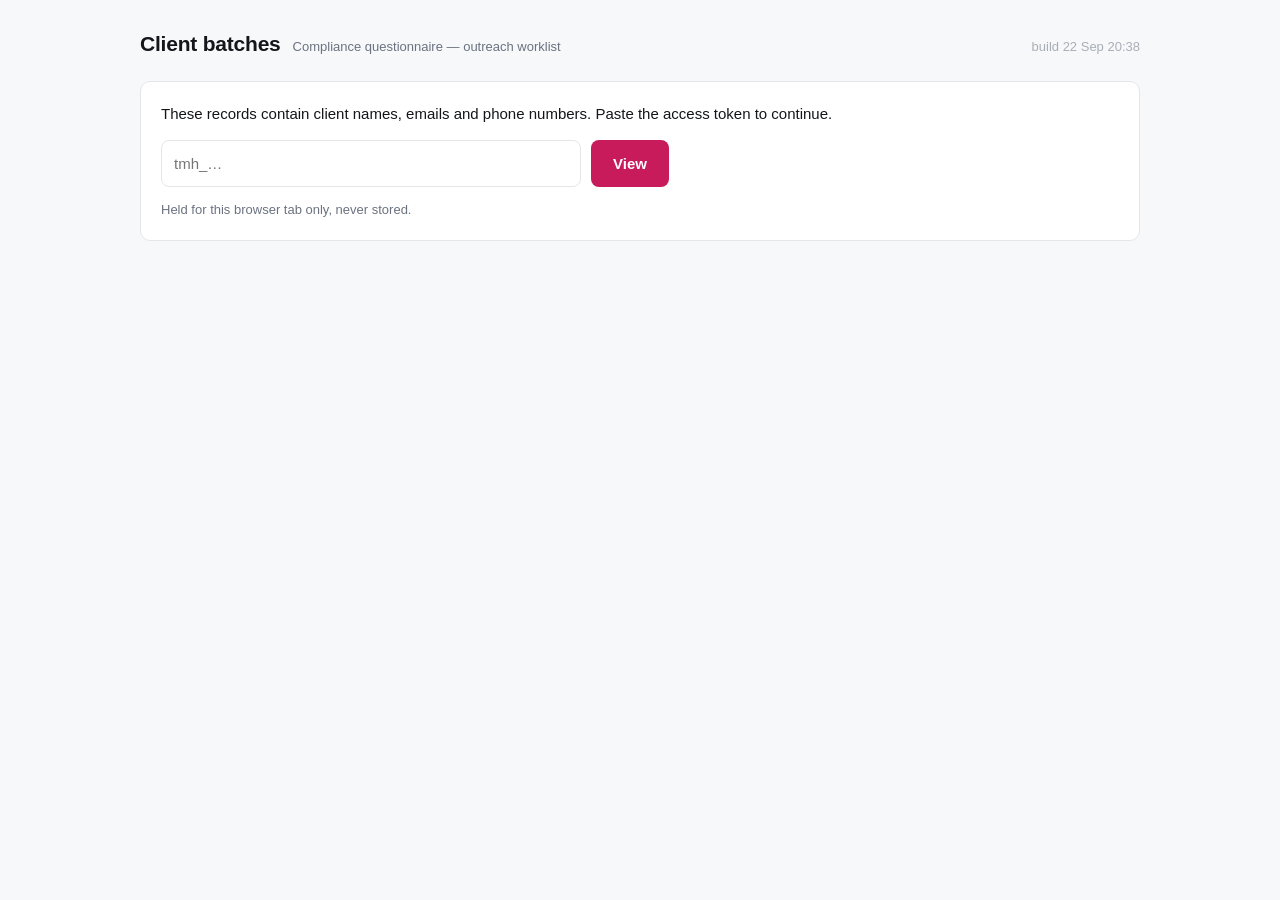
<file: batch.html>
<!doctype html>
<html lang="en-GB">
<head>
<meta charset="utf-8">
<meta name="viewport" content="width=device-width, initial-scale=1">
<meta name="robots" content="noindex, nofollow">
<title>Client batches — The Trademark Helpline</title>
<style>
  :root{
    --ink:#14161a; --muted:#6b7280; --line:#e4e6ea; --bg:#f7f8fa; --card:#fff;
    --brand:#c81b5b; --brand-tint:#fdeef4;
    --ok:#0f7b4f; --ok-tint:#e8f5ee; --warn:#8a5a00; --warn-tint:#fdf3e0;
  }
  *{box-sizing:border-box}
  body{margin:0;background:var(--bg);color:var(--ink);
       font:15px/1.55 -apple-system,BlinkMacSystemFont,"Segoe UI",Inter,Roboto,sans-serif}
  .wrap{max-width:1040px;margin:0 auto;padding:28px 20px 80px}
  header{display:flex;align-items:baseline;gap:12px;margin-bottom:20px;flex-wrap:wrap}
  h1{font-size:21px;margin:0;letter-spacing:-.01em}
  .sub{color:var(--muted);font-size:13px}
  .card{background:var(--card);border:1px solid var(--line);border-radius:10px;
        padding:20px;margin-bottom:14px}
  input{font:inherit;padding:11px 12px;border:1px solid var(--line);border-radius:8px;
        min-width:min(420px,100%)}
  button{font:inherit;background:var(--brand);color:#fff;border:0;border-radius:8px;
         padding:11px 22px;font-weight:600;cursor:pointer}
  button.ghost{background:#fff;color:var(--ink);border:1px solid var(--line);
               padding:6px 12px;font-weight:400;font-size:13px}
  .sum{display:flex;gap:18px;flex-wrap:wrap;color:var(--muted);font-size:13px;margin-bottom:14px}
  .sum b{color:var(--ink);font-size:19px;font-weight:600;display:block}
  .s{border:1px solid var(--line);border-radius:10px;background:#fff;margin-bottom:12px;
     overflow:hidden}
  .s>.hd{display:flex;justify-content:space-between;align-items:flex-start;gap:14px;
         padding:14px 16px;cursor:pointer}
  .s>.hd:hover{background:#fcfcfd}
  .t{font-weight:600}
  .m{color:var(--muted);font-size:13px;margin-top:2px}
  .tag{display:inline-block;font-size:11px;padding:2px 8px;border-radius:99px;
       border:1px solid var(--line);color:var(--muted);margin-left:6px}
  .tag.ok{background:var(--ok-tint);color:var(--ok);border-color:transparent}
  .tag.warn{background:var(--warn-tint);color:var(--warn);border-color:transparent}
  .tag.brand{background:var(--brand-tint);color:var(--brand);border-color:transparent}
  .body{border-top:1px solid var(--line);padding:16px;display:none;background:#fcfcfd}
  .s.open .body{display:block}
  h3{font-size:12px;text-transform:uppercase;letter-spacing:.05em;color:var(--muted);
     margin:16px 0 8px}
  h3:first-child{margin-top:0}
  table{width:100%;border-collapse:collapse;font-size:14px}
  td,th{text-align:left;padding:6px 10px 6px 0;vertical-align:top}
  th{color:var(--muted);font-weight:500;font-size:12px}
  tr+tr td{border-top:1px solid var(--line)}
  code{font:12px/1.5 ui-monospace,SFMono-Regular,Menlo,monospace;color:var(--muted)}
  .err{background:#fdecec;color:#a11;border-radius:8px;padding:10px 12px;margin-bottom:12px}
  .none{color:var(--muted);padding:22px;text-align:center}
  details summary{cursor:pointer;color:var(--brand);font-size:13px}
  pre{background:#fff;border:1px solid var(--line);border-radius:8px;padding:12px;
      overflow:auto;font-size:12px;max-height:340px}

  .bat{border:1px solid var(--line);border-radius:10px;background:#fff;margin-bottom:10px;overflow:hidden}
  .bat>.hd{display:flex;justify-content:space-between;align-items:center;gap:14px;
       padding:14px 16px;cursor:pointer}
  .bat>.hd:hover{background:#fcfcfd}
  .bat.open>.hd{border-bottom:1px solid var(--line)}
  .bar{display:flex;height:6px;border-radius:99px;overflow:hidden;background:var(--line);
       width:220px;flex:none}
  .bar i{display:block}
  .bar .r{background:var(--line)} .bar .s{background:#c9a227}
  .bar .o{background:var(--brand)} .bar .d{background:var(--ok)}
  .bat .body{display:none;padding:0} .bat.open .body{display:block}
  table.cl{width:100%;border-collapse:collapse;font-size:13px}
  table.cl th{text-align:left;font-size:11px;text-transform:uppercase;letter-spacing:.04em;
       color:var(--muted);font-weight:500;padding:10px 10px 8px}
  table.cl td{padding:9px 10px;border-top:1px solid var(--line);vertical-align:top}
  table.cl tr:hover td{background:#fcfcfd}
  .pill{font-size:11px;padding:2px 8px;border-radius:99px;white-space:nowrap}
  .pill.ready{background:#f1f2f4;color:var(--muted)}
  .pill.sent{background:#fdf3e0;color:var(--warn)}
  .pill.opened{background:var(--brand-tint);color:var(--brand)}
  .pill.submitted{background:var(--ok-tint);color:var(--ok)}
  .pill.excluded{background:#fdecec;color:#a11}
  .mini{border:0;background:none;color:var(--brand);font:inherit;font-size:12px;cursor:pointer;
        padding:0;text-decoration:underline}
</style>
</head>
<body>
<div class="wrap">
  <header>
    <h1>Client batches</h1>
    <span class="sub">Compliance questionnaire — outreach worklist</span>
    <span class="sub" id="build" style="margin-left:auto;opacity:.55"></span>
  </header>

  <div class="card" id="gate">
    <p style="margin-top:0">These records contain client names, emails and phone numbers.
      Paste the access token to continue.</p>
    <div style="display:flex;gap:10px;flex-wrap:wrap">
      <input id="tok" type="password" placeholder="tmh_…" autocomplete="off">
      <button id="go">View</button>
    </div>
    <p class="sub" style="margin-bottom:0">Held for this browser tab only, never stored.</p>
  </div>

  <div id="out"></div>
</div>

<script>
const PORTAL_API = globalThis.TMH_PORTAL_API_BASE ||
  'https://tmh-portal-git-dev-alexs-projects-5ddeff74.vercel.app/api/onboarding-intake';
const FORM = location.origin + location.pathname.replace(/[^/]*$/, 'existing.html');

const esc = s => String(s ?? '').replace(/[&<>"]/g, c =>
  ({'&':'&amp;','<':'&lt;','>':'&gt;','"':'&quot;'}[c]));
const $  = s => document.querySelector(s);
const $$ = s => [...document.querySelectorAll(s)];
const date = s => s ? new Date(s).toLocaleDateString('en-GB',
  {day:'numeric',month:'short'}) : '';

let TOKEN = '', DATA = null;

async function load(token){
  $('#out').innerHTML = '<div class="none">Loading…</div>';
  let d;
  try{
    const r = await fetch(PORTAL_API + '/admin/batches',
      {headers:{'x-admin-token':token}});
    d = await r.json();
  }catch(e){ d = {error:'could not reach the API'}; }

  if (d.error){
    $('#out').innerHTML = `<div class="err">${d.error === 'unauthorised'
      ? 'That token was not accepted.' : esc(d.error)}</div>`;
    return;
  }
  TOKEN = token; DATA = d;
  sessionStorage.setItem('tmh_admin_token', token);
  $('#gate').style.display = 'none';
  render();
}

function render(){
  const batches = DATA.batches || [], clients = DATA.clients || [];
  const sum = k => batches.reduce((n,b)=>n+(b[k]||0),0);

  $('#out').innerHTML = `
    <div class="sum">
      <div><b>${sum('total')}</b> clients with 3 marks or fewer</div>
      <div><b>${sum('ready') + sum('sent') + sum('opened')}</b> to work through</div>
      <div><b>${sum('submitted')}</b> completed</div>
      <div><b>${sum('excluded')}</b> need enriching first</div>
    </div>
    ${batches.map(b => batchCard(b, clients.filter(c => c.batch === b.batch))).join('')}`;

  $$('.bat > .hd').forEach(h => h.onclick = () => h.parentElement.classList.toggle('open'));
  $$('[data-copy]').forEach(b => b.onclick = async (e) => {
    e.stopPropagation();
    await navigator.clipboard.writeText(FORM + '?seed=' + b.dataset.copy);
    b.textContent = 'copied';
    setTimeout(()=>{ b.textContent = 'copy link'; }, 1500);
  });
  $$('[data-sent]').forEach(b => b.onclick = async (e) => {
    e.stopPropagation();
    b.disabled = true;
    try{
      const r = await fetch(PORTAL_API + '/admin/seed-sent', {method:'POST',
        headers:{'Content-Type':'application/json','x-admin-token':TOKEN},
        body: JSON.stringify({seed_token: b.dataset.sent})});
      const d = await r.json();
      const sent = ['sent','opened','submitted'].includes(d.status);
      if (!r.ok || d.error || !sent || !d.assumptions_snapshot_id) throw new Error();
      await load(TOKEN);
    }catch(e){
      $('[data-action-error]')?.remove();
      $('#out').insertAdjacentHTML('afterbegin',
        '<div class="err" data-action-error>Could not mark this client as sent. Try again.</div>');
      b.disabled = false;
    }
  });
}

function batchCard(b, clients){
  const live = b.ready + b.sent + b.opened;
  const w = n => (b.total ? (n / b.total * 100) : 0) + '%';
  return `<div class="bat">
    <div class="hd">
      <div>
        <div class="t">${esc(b.batch)}</div>
        <div class="m">${b.total} clients · ${b.with_email} with an email${
          b.excluded ? ` · ${b.excluded} need enriching` : ''}</div>
      </div>
      <div style="display:flex;align-items:center;gap:14px">
        <div class="m" style="white-space:nowrap">${b.submitted} of ${live || 0} done</div>
        <div class="bar">
          <i class="d" style="width:${w(b.submitted)}"></i>
          <i class="o" style="width:${w(b.opened)}"></i>
          <i class="s" style="width:${w(b.sent)}"></i>
          <i class="r" style="width:${w(b.ready)}"></i>
        </div>
      </div>
    </div>
    <div class="body">
      <table class="cl">
        <tr><th>Client</th><th>Contact</th><th>Marks</th><th>Most urgent</th>
            <th>Status</th><th></th></tr>
        ${clients.map(c=>`<tr>
          <td><strong>${esc(c.zoho_account || '—')}</strong>${
            c.applicant_records > 1
              ? `<div class="m">${c.applicant_records} applicant records</div>` : ''}</td>
          <td>${esc([c.first_name,c.last_name].filter(Boolean).join(' ')) || '—'}
            <div class="m">${esc(c.email || c.phone || 'no contact details')}</div></td>
          <td>${c.marks || 0}${c.live_marks != null
            ? `<div class="m">${c.live_marks} live</div>` : ''}</td>
          <td>${c.urgent_number ? `${esc(c.urgent_mark || '')}
            <div class="m">${esc(c.urgent_number)}${
              c.urgent_expiry ? ' · ' + date(c.urgent_expiry) : ''}</div>` : '—'}</td>
          <td><span class="pill ${c.status}">${c.status}</span>${
            c.exclude_reason ? `<div class="m">${esc(c.exclude_reason)}</div>` : ''}${
            c.submitted_at ? `<div class="m">${date(c.submitted_at)}</div>` : ''}</td>
          <td style="white-space:nowrap">${c.status === 'excluded' ? '' : `
            <a class="mini" href="${FORM}?seed=${esc(c.seed_token)}" target="_blank">open</a>
            &nbsp;<button class="mini" data-copy="${esc(c.seed_token)}">copy link</button>${
            c.status === 'ready' ? `&nbsp;<button class="mini" data-sent="${esc(c.seed_token)}">mark sent</button>` : ''}`}
          </td>
        </tr>`).join('')}
      </table>
    </div>
  </div>`;
}

$('#go').onclick = () => load($('#tok').value.trim());
$('#tok').onkeydown = e => { if (e.key === 'Enter') load($('#tok').value.trim()); };

window.BUILD = 'build 22 Sep 20:38';
if (window.BUILD !== 'BUILD' + '_STAMP') $('#build').textContent = window.BUILD;

const saved = sessionStorage.getItem('tmh_admin_token');
if (saved) load(saved);
</script>
</body>
</html>
</file>
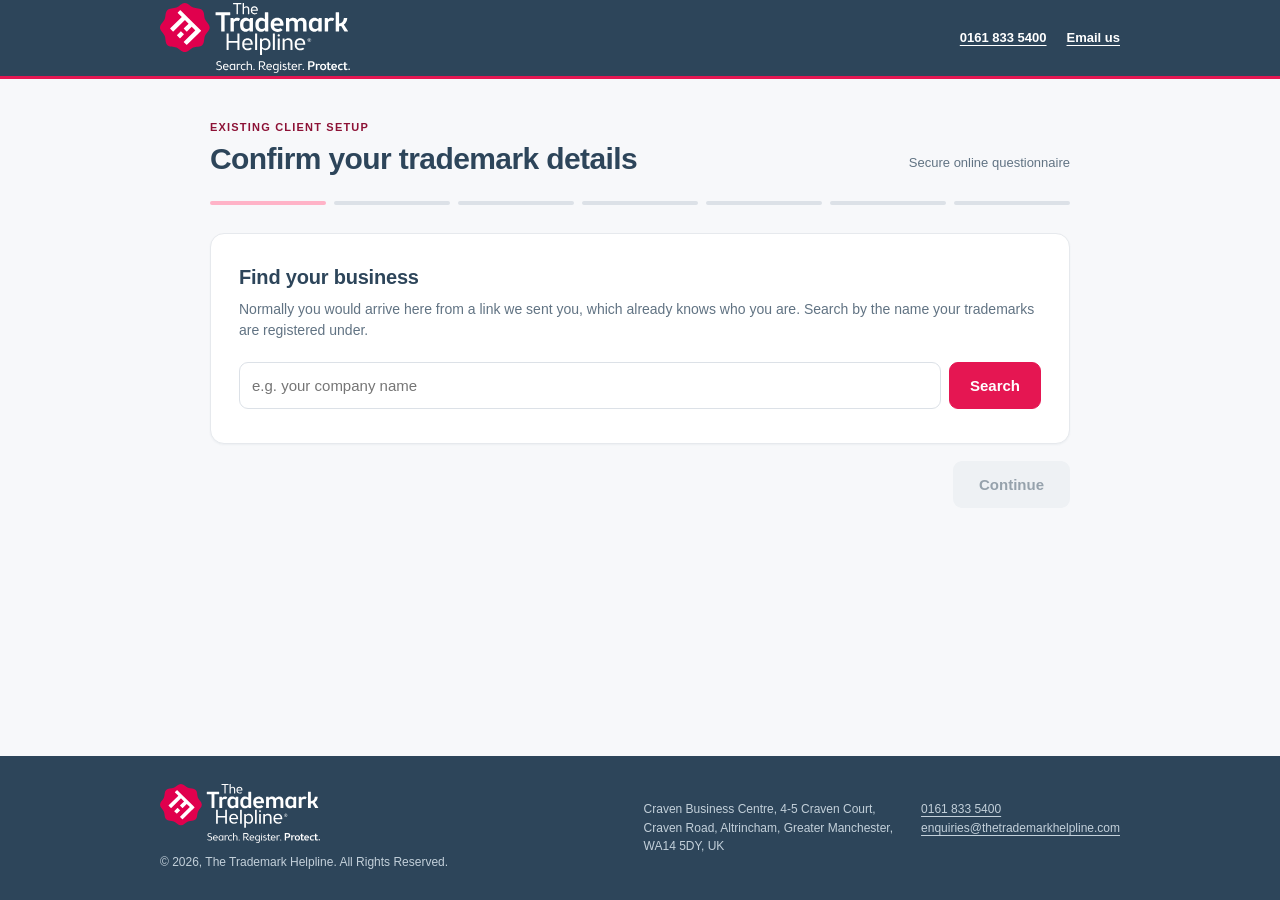
<file: existing.html>
<!doctype html>
<html lang="en-GB">
<head>
<meta charset="utf-8">
<meta name="viewport" content="width=device-width, initial-scale=1">
<meta name="tmh-build" content="build 18 Oct 22:56">
<title>Confirm your trademark details — The Trademark Helpline</title>
<style>
  :root{
    --ink:#14161a; --muted:#6b7280; --line:#e4e6ea; --bg:#f7f8fa; --card:#fff;
    --brand:#c81b5b; --brand-dark:#a5164b; --brand-tint:#fdeef4;
    --ok:#0f7b4f; --ok-tint:#e8f5ee; --warn:#8a5a00; --warn-tint:#fdf3e0;
    --r:10px;
  }
  *{box-sizing:border-box}
  body{margin:0;background:var(--bg);color:var(--ink);
       font:15px/1.55 -apple-system,BlinkMacSystemFont,"Segoe UI",Inter,Roboto,sans-serif}
  .wrap{max-width:860px;margin:0 auto;padding:28px 20px 80px}
  header{display:flex;align-items:baseline;gap:12px;margin-bottom:22px}
  header h1{font-size:21px;margin:0;letter-spacing:-.01em}
  header .sub{color:var(--muted);font-size:13px}

  /* progress */
  .steps{display:flex;gap:6px;margin-bottom:26px;flex-wrap:wrap}
  .steps div{flex:1;min-width:60px;height:3px;border-radius:2px;background:var(--line)}
  .steps div.done{background:var(--brand)}
  .steps div.now{background:var(--brand);opacity:.45}

  .card{background:var(--card);border:1px solid var(--line);border-radius:var(--r);
        padding:24px;margin-bottom:16px}
  h2{font-size:18px;margin:0 0 6px;letter-spacing:-.01em}
  .lead{color:var(--muted);margin:0 0 20px;font-size:14px}
  h3{font-size:14px;margin:22px 0 10px;text-transform:uppercase;letter-spacing:.05em;color:var(--muted)}

  /* choices */
  .choice{display:flex;gap:10px;margin:10px 0 18px}
  .choice button{flex:1;padding:14px;border:1px solid var(--line);background:#fff;
    border-radius:var(--r);font:inherit;cursor:pointer;text-align:left}
  .choice button:hover{border-color:var(--brand)}
  .choice button[aria-pressed="true"]{border-color:var(--brand);background:var(--brand-tint);
    box-shadow:inset 0 0 0 1px var(--brand)}
  .choice .q{font-weight:600;display:block}
  .choice .h{color:var(--muted);font-size:13px}

  .ask{border:1px solid var(--line);border-radius:var(--r);padding:16px;margin-bottom:14px}
  .ask p{margin:0 0 4px;font-weight:600}
  .ask .h{color:var(--muted);font-size:13px;margin-bottom:12px}

  /* search */
  .searchbar{display:flex;gap:8px;margin-bottom:6px}
  .searchbar select,.searchbar input,.searchbar button{
    font:inherit;padding:11px 12px;border:1px solid var(--line);border-radius:8px;background:#fff}
  .searchbar input{flex:1;min-width:0}
  .searchbar input:focus,.searchbar select:focus{outline:2px solid var(--brand);outline-offset:-1px}
  .searchbar button{background:var(--brand);color:#fff;border-color:var(--brand);
    cursor:pointer;font-weight:600;padding-inline:20px}
  .searchbar button:disabled{opacity:.5;cursor:default}
  .hint{color:var(--muted);font-size:13px;margin:0 0 16px}

  /* rows */
  .rows{border:1px solid var(--line);border-radius:var(--r);overflow:hidden;margin-bottom:14px}
  .row{display:flex;gap:12px;align-items:flex-start;padding:12px 14px;border-bottom:1px solid var(--line);
       background:#fff}
  .row:last-child{border-bottom:0}
  .row:hover{background:#fcfcfd}
  .row input[type=checkbox]{margin-top:3px;width:16px;height:16px;accent-color:var(--brand);flex:none}
  .row .main{flex:1;min-width:0}
  .row .t{font-weight:600}
  .row .m{color:var(--muted);font-size:13px;margin-top:1px}
  .row .act{flex:none}
  .row.pick{cursor:pointer}

  .tag{display:inline-block;font-size:11px;padding:2px 7px;border-radius:99px;
       border:1px solid var(--line);color:var(--muted);margin-left:6px;vertical-align:1px}
  .tag.ok{background:var(--ok-tint);color:var(--ok);border-color:transparent}
  .tag.warn{background:var(--warn-tint);color:var(--warn);border-color:transparent}
  .tag.brand{background:var(--brand-tint);color:var(--brand-dark);border-color:transparent}

  .group{border:1px solid var(--line);border-radius:var(--r);margin-bottom:14px;overflow:hidden}
  .group>.head{display:flex;justify-content:space-between;align-items:center;gap:12px;
       padding:13px 14px;background:#fbfbfc;border-bottom:1px solid var(--line)}
  .group>.head .t{font-weight:600}
  .group>.head .m{color:var(--muted);font-size:13px}

  button.link{background:none;border:0;color:var(--brand);font:inherit;cursor:pointer;
       padding:0;text-decoration:underline}
  button.ghost{background:#fff;border:1px solid var(--line);border-radius:8px;
       padding:7px 12px;font:inherit;cursor:pointer;font-size:13px}
  button.ghost:hover{border-color:var(--brand);color:var(--brand-dark)}

  /* users */
  .user{border:1px solid var(--line);border-radius:var(--r);padding:16px;margin-bottom:12px}
  .user .hd{display:flex;justify-content:space-between;align-items:center;margin-bottom:12px}
  .grid{display:grid;grid-template-columns:1fr 1fr;gap:10px}
  .grid label{display:block;font-size:12px;color:var(--muted);margin-bottom:4px}
  .grid input{width:100%;font:inherit;padding:9px 10px;border:1px solid var(--line);border-radius:8px}
  .grid input:focus{outline:2px solid var(--brand);outline-offset:-1px}
  .perms{display:flex;flex-wrap:wrap;gap:8px;margin-top:12px}
  .perms label{display:flex;align-items:center;gap:6px;font-size:13px;padding:6px 10px;
       border:1px solid var(--line);border-radius:99px;cursor:pointer}
  .perms input{accent-color:var(--brand)}
  .perms label:has(input:checked){border-color:var(--brand);background:var(--brand-tint)}

  /* nav */
  .nav{display:flex;justify-content:space-between;align-items:center;gap:12px;margin-top:8px}
  .nav .right{display:flex;gap:10px;align-items:center}
  .primary{background:var(--brand);color:#fff;border:0;border-radius:8px;padding:12px 26px;
       font:inherit;font-weight:600;cursor:pointer}
  .primary:disabled{opacity:.45;cursor:default}
  .secondary{background:#fff;border:1px solid var(--line);border-radius:8px;padding:12px 20px;
       font:inherit;cursor:pointer}
  .saved{color:var(--ok);font-size:13px}
  .saved.failed{color:#a11;font-weight:600}

  .empty{padding:26px;text-align:center;color:var(--muted);border:1px dashed var(--line);
       border-radius:var(--r);font-size:14px}
  .spin{display:inline-block;width:14px;height:14px;border:2px solid var(--line);
       border-top-color:var(--brand);border-radius:50%;animation:s .7s linear infinite;vertical-align:-2px}
  @keyframes s{to{transform:rotate(360deg)}}
  .err{background:#fdecec;color:#a11;border-radius:8px;padding:10px 12px;font-size:14px;margin-bottom:12px}
  .none{padding:18px;color:var(--muted);font-size:14px}
  @media(max-width:640px){.grid{grid-template-columns:1fr}.choice{flex-direction:column}}

  /* order summary */
  .done-head{border-left:3px solid var(--ok)}
  .sum-table{width:100%;border-collapse:collapse;font-size:14px}
  .sum-table td{padding:8px 12px 8px 14px;border-top:1px solid var(--line);vertical-align:top}
  .sum-table tr:first-child td{border-top:0}
  .sum-table td:nth-child(2),.sum-table td:nth-child(3),.sum-table td:nth-child(4){
    color:var(--muted);font-size:13px}
  .group .sum-table td{padding-left:14px}
  ol.next{margin:0 0 14px;padding-left:20px}
  ol.next li{margin-bottom:10px}
  ol.next strong{display:block}

  @media print{
    body{background:#fff}
    .wrap{padding:0;max-width:none}
    .nav,.steps,#printSummary{display:none}
    .card{border:0;padding:0 0 18px;margin:0;break-inside:avoid}
    .group,.sum-table tr{break-inside:avoid}
    h2{font-size:16px}
  }

  /* questionnaire */
  .facts{border:1px solid var(--line);border-radius:var(--r);overflow:hidden;margin-bottom:16px}
  .facts div.f{display:flex;gap:14px;padding:11px 14px;border-bottom:1px solid var(--line);
       background:#fff;font-size:14px}
  .facts div.f:last-child{border-bottom:0}
  .facts .k{color:var(--muted);width:190px;flex:none}
  .facts .v{font-weight:600}
  table.tm{width:100%;border-collapse:collapse;font-size:14px;margin-bottom:14px}
  table.tm th{text-align:left;font-size:12px;text-transform:uppercase;letter-spacing:.04em;
       color:var(--muted);font-weight:500;padding:0 10px 8px 0}
  table.tm td{padding:9px 10px 9px 0;border-top:1px solid var(--line);vertical-align:top}
  table.tm tr.j td{background:var(--warn-tint)}
  .who{border:1px solid var(--line);border-radius:var(--r);margin-bottom:14px;overflow:hidden}
  .who>.hd{display:flex;justify-content:space-between;align-items:center;gap:12px;
       padding:13px 14px;background:#fbfbfc;border-bottom:1px solid var(--line)}
  .who .bd{padding:16px}
  .roles{display:grid;grid-template-columns:repeat(auto-fit,minmax(190px,1fr));gap:8px;margin:6px 0 14px}
  .roles button{text-align:left;padding:12px;border:1px solid var(--line);background:#fff;
       border-radius:var(--r);font:inherit;cursor:pointer}
  .roles button[aria-pressed="true"]{border-color:var(--brand);background:var(--brand-tint);
       box-shadow:inset 0 0 0 1px var(--brand)}
  .roles .q{font-weight:600;display:block}
  .roles .h{color:var(--muted);font-size:12px}
  .perm{display:flex;justify-content:space-between;align-items:center;gap:12px;
       padding:9px 0;border-top:1px solid var(--line);font-size:14px}
  .perm:first-child{border-top:0}
  .perm .lbl{flex:1}
  .perm .sub{color:var(--muted);font-size:12px}
  .seg{display:inline-flex;border:1px solid var(--line);border-radius:8px;overflow:hidden;flex:none}
  .seg button{border:0;background:#fff;font:inherit;font-size:13px;padding:6px 12px;cursor:pointer}
  .seg button[aria-pressed="true"]{background:var(--brand);color:#fff}
  .note{background:var(--warn-tint);border-radius:8px;padding:12px 14px;font-size:13px;
       color:var(--warn);margin-bottom:14px}
  .note b{color:var(--ink)}
  @media screen and (max-width:640px){.table-scroll{overflow-x:auto}}
  @media(max-width:640px){
    .facts div.f{flex-direction:column;gap:4px}
    .facts .k{width:auto}
    .facts .v{min-width:0;overflow-wrap:anywhere}
    table.authority-review,table.authority-review tbody,
    table.authority-review tr,table.authority-review td{display:block}
    table.authority-review tr:first-child{display:none}
    table.authority-review td{padding:9px 0;overflow-wrap:anywhere}
    table.authority-review td::before{content:attr(data-label);display:block;
      color:var(--muted);font-size:12px;margin-bottom:4px}
  }
</style>
<link rel="stylesheet" href="./assets/onboarding-shell.css">
</head>
<body>
<a class="skip-link" href="#onboarding-main">Skip to the form</a>
<header class="site-header">
  <div class="site-header__inner">
    <img src="./assets/tmh-logo-white.svg" alt="The Trademark Helpline" width="225" height="60">
    <div class="site-header__contact" aria-label="Contact The Trademark Helpline">
      <a href="tel:+441618335400">0161 833 5400</a>
      <a href="mailto:enquiries@thetrademarkhelpline.com">Email us</a>
    </div>
  </div>
</header>
<main class="wrap" id="onboarding-main">
  <div class="form-heading">
    <div>
      <p class="eyebrow">Existing client setup</p>
      <h1>Confirm your trademark details</h1>
    </div>
    <span class="sub">Secure online questionnaire</span>
  </div>
  <div class="steps" id="progress"></div>
  <div id="stage"></div>
  <div class="nav">
    <button class="secondary" id="back">Back</button>
    <div class="right">
      <span class="saved" id="saved"></span>
      <button class="primary" id="next">Continue</button>
    </div>
  </div>
</main>
<footer class="site-footer">
  <div class="site-footer__inner">
    <div>
      <img src="./assets/tmh-logo-white.svg" alt="The Trademark Helpline" width="225" height="60">
      <p>© 2026, The Trademark Helpline. All Rights Reserved.</p>
    </div>
    <div class="site-footer__details">
      <p>Craven Business Centre, 4-5 Craven Court,<br>
        Craven Road, Altrincham, Greater Manchester,<br>WA14 5DY, UK</p>
      <p><a href="tel:+441618335400">0161 833 5400</a><br>
        <a href="mailto:enquiries@thetrademarkhelpline.com">enquiries@thetrademarkhelpline.com</a></p>
    </div>
  </div>
</footer>

<script>
/* Compliance, Contacts & Authority Questionnaire — existing clients.
   Its job is not to collect a signature. It is to establish who may instruct
   what, on behalf of which owner, so the right agreement can be generated and
   the right verification demanded. */

const PORTAL_API = globalThis.TMH_PORTAL_API_BASE ||
  'https://my.thetrademarkhelpline.com/api/onboarding-intake';
const LOOKUP_API = PORTAL_API + '/lookups';

const esc = s => String(s ?? '').replace(/[&<>"]/g, c =>
  ({'&':'&amp;','<':'&lt;','>':'&gt;','"':'&quot;'}[c]));
const $  = s => document.querySelector(s);
const $$ = s => [...document.querySelectorAll(s)];

function labelVisibleControls(){
  document.querySelectorAll('input, select, textarea').forEach(control => {
    if (control.getAttribute('aria-label') || control.getAttribute('aria-labelledby') ||
        control.getAttribute('title') || control.closest('label')) return;
    const label = control.parentElement?.querySelector(':scope > label');
    const name = label?.textContent?.trim() || control.getAttribute('placeholder');
    if (name) control.setAttribute('aria-label', name);
  });
}

/* What the register said at the moment of the claim. A confirmation is only
   evidence if you can show what was confirmed. */
const EVIDENCE = [];
async function api(path){
  const r = await fetch(LOOKUP_API + path);
  if (!r.ok) throw new Error('lookup failed');
  const d = await r.json();
  EVIDENCE.push({ at:new Date().toISOString(), endpoint:path,
                  counts: d.counts, error: d.error });
  return d;
}

/* ── the four roles ───────────────────────────────────────────────────
   Presented as roles because "Level 3" means nothing to a client. Stored as
   both the role and the permissions it resolved to on the day, so redefining a
   role later cannot silently change what somebody was granted — or contradict
   an LOA they have already signed. */
const PERMISSIONS = [
  ['correspondence',     'Receive correspondence and notifications',
                         'Deadlines, UKIPO letters, conflict alerts'],
  ['applications',       'Authorise new trademark applications', ''],
  ['renewals',           'Authorise renewals and routine administration', ''],
  ['fees',               'Approve work that incurs fees',
                         'A spending limit applies unless you set otherwise'],
  ['disputes',           'Instruct disputes and enforcement action',
                         'Oppositions, infringement, defending a challenge'],
  ['register_changes',   'Authorise changes to existing registrations', ''],
  ['ownership_sensitive','Instruct ownership changes and other irreversible actions',
                         'Assignment, surrender, withdrawal'],
  ['manage_people',      'Add or remove other authorised people', ''],
];

const ROLES = [
  ['notification',  'Notification Contact',
   'Receives correspondence and can discuss matters. Cannot instruct work or incur fees.',
   {correspondence:true}],
  ['manager',       'Trademark Manager',
   'Can instruct applications, renewals and routine work within a spending limit.',
   {correspondence:true, applications:true, renewals:true, fees:true}],
  ['decision_maker','Authorised Decision Maker',
   'Everything a manager can do, plus disputes, enforcement and changes to existing rights.',
   {correspondence:true, applications:true, renewals:true, fees:true,
    disputes:true, register_changes:true}],
  ['signatory',     'Authorised Signatory',
   'Can appoint TMH, accept terms, sign the Letter of Authority and manage who else is authorised.',
   {correspondence:true, applications:true, renewals:true, fees:true, disputes:true,
    register_changes:true, ownership_sensitive:true, manage_people:true}],
];
const ROLE_LABEL = Object.fromEntries(ROLES.map(([v,l])=>[v,l]));
const roleDefaults = v => ({...(ROLES.find(r=>r[0]===v)||[])[3]});

const RELATIONSHIPS = [
  ['director','Director / Owner'], ['employee','Employee'],
  ['company_secretary','Company Secretary'], ['in_house_legal','In-house Legal'],
  ['external_legal','External Legal Adviser'],
  ['accountant','Accountant / Professional Adviser'], ['other','Other'],
];
const SIGNATORY_BASIS = [
  ['director','Director'], ['proprietor','Proprietor / individual owner'],
  ['partner','Partner'], ['company_secretary','Company Secretary'],
  ['delegated','Employee with delegated authority'],
  ['attorney','Attorney / legal representative'], ['other','Other written authority'],
];
const SPEND = [['none','No set limit'], ['25000','Up to £250'], ['50000','Up to £500'],
               ['100000','Up to £1,000'], ['custom','Custom']];

/* ── state ─────────────────────────────────────────────────────────── */
function newSubmissionId(){
  if (globalThis.crypto?.randomUUID) return globalThis.crypto.randomUUID();
  return 'xxxxxxxx-xxxx-4xxx-yxxx-xxxxxxxxxxxx'.replace(/[xy]/g, c => {
    const r = Math.floor(Math.random() * 16);
    return (c === 'x' ? r : (r & 3) | 8).toString(16);
  });
}

const S = {
  submissionId: newSubmissionId(), version: 0, seed: null,
  owner: null, records: [], trademarks: [], counts: {},
  ownerConfirmation: null,
  ownerCorrection: { name:'', address:'', company_number:'', note:'' },
  portfolioConfirmation: null, portfolioNote: '',
  portfolio: { applicants:[], companies:[] },
  people: [],
  billing: { mode:'primary', name:'', email:'', phone:'', po:false, poDetail:'' },
  signatory: { contact_key:'', basis:'', confirmed:false },
};
let tmSearch = null, coSearch = null;

function blankPerson(primary){
  return { key: 'p' + Math.random().toString(36).slice(2,9),
           first:'', last:'', job:'', email:'', phone:'', relationship:'',
           primary: !!primary, portal:'none', reports: !!primary,
           role: primary ? 'decision_maker' : 'notification',
           perms: roleDefaults(primary ? 'decision_maker' : 'notification'),
           spendBasis:'100000', spendCustom:'',
           scope:'all', scopeIds:[] };
}

const STEPS = [
  ['owner',      'Your business'],
  ['portfolio',  'Your trademarks'],
  ['primary',    'Main contact'],
  ['others',     'Other contacts'],
  ['authority',  'Decision makers'],
  ['signatory',  'Authorised signatory'],
  ['review',     'Review'],
];
let at = 0;

/* ── entry ─────────────────────────────────────────────────────────── */
async function loadOwner(ipo){
  $('#stage').innerHTML = '<div class="card"><div class="none"><span class="spin"></span> ' +
    'Looking up your trademark records…</div></div>';
  try {
    const d = await api(`/api/owner/${ipo}`);
    if (d.error) throw new Error(d.error);
    S.owner = { ...d.owner, group_key: d.owner_group_key };
    S.records = d.records || [];
    S.trademarks = d.trademarks || [];
    S.counts = d.counts || {};
    if (!S.people.length) S.people = [ blankPerson(true) ];
    render();
  } catch(e) {
    $('#stage').innerHTML = `<div class="card"><div class="err">We could not load those
      records. Please check the link you were sent, or call us on
      <a href="tel:+441618335400">+44 161 833 5400</a>.</div></div>`;
  }
}

function viewFinder(){
  return `<div class="card">
    <h2>Find your business</h2>
    <p class="lead">Normally you would arrive here from a link we sent you, which already
      knows who you are. Search by the name your trademarks are registered under.</p>
    <div class="searchbar">
      <input id="ownQ" placeholder="e.g. your company name" autocomplete="off">
      <button id="ownGo">Search</button>
    </div>
    <div id="ownResults"></div>
  </div>`;
}

/* ── 1. the owner ──────────────────────────────────────────────────── */
function viewOwner(){
  if (!S.owner) return viewFinder();
  const o = S.owner;
  const addr = o.address_text || '';
  const yn = (v,l,h) => `<button data-oc="${v}" aria-pressed="${S.ownerConfirmation===v}">
      <span class="q">${l}</span><span class="h">${h}</span></button>`;

  return `<div class="card">
    <h2>Your business</h2>
    <p class="lead">This is what the trademark register holds for you. We are asking you to
      confirm it, not to change it here — a change of name or address and a change of
      ownership are different processes, and we handle them differently.</p>

    <div class="facts">
      <div class="f"><span class="k">Owner on the register</span><span class="v">${esc(o.name)}</span></div>
      ${o.company_number ? `<div class="f"><span class="k">Company number</span>
        <span class="v">${esc(o.company_number)}${
          o.company_number_source && o.company_number_source !== 'temmy'
            ? ' <span class="tag warn">matched at Companies House, not on the IPO record</span>'
            : ''}</span></div>` : ''}
      ${addr ? `<div class="f"><span class="k">Address</span><span class="v">${esc(addr)}</span></div>` : ''}
      <div class="f"><span class="k">Records held</span><span class="v">${S.records.length}</span></div>
    </div>

    ${S.records.length > 1 ? `<div class="note">
      <b>You appear on the register ${S.records.length} times.</b> The IPO does not merge
      records, so a portfolio is often split across them. We have combined them below —
      tell us if any of these are not you.
      <div class="rows" style="margin:10px 0 0">
        ${S.records.map(r=>`<div class="row">
          <div class="main"><div class="t">${esc(r.name)}</div>
            <div class="m">Applicant ${r.ipo_identifier} · ${r.trademark_count} trademarks${
              r.address_text ? ' · '+esc(r.address_text) : ''}</div></div>
        </div>`).join('')}
      </div></div>` : ''}

    <h3>Are these details correct?</h3>
    <div class="choice">
      ${yn('confirmed','Yes, that is correct','Nothing has changed')}
      ${yn('changed','No, something has changed','Tell us what should be different')}
      ${yn('unsure','I am not sure','We will check it with you')}
    </div>

    ${S.ownerConfirmation === 'changed' ? `<div class="ask">
      <p>What should it say?</p>
      <div class="h">We will not change the register from this form. This creates a task
        for us to check and, if needed, file the correct change with the IPO.</div>
      <div class="grid">
        <div><label>Correct owner name</label>
          <input data-corr="name" value="${esc(S.ownerCorrection.name)}"></div>
        <div><label>Correct company number</label>
          <input data-corr="company_number" value="${esc(S.ownerCorrection.company_number)}"></div>
      </div>
      <div style="margin-top:10px"><label style="font-size:12px;color:var(--muted)">Correct address</label>
        <input data-corr="address" style="width:100%;font:inherit;padding:9px 10px;
          border:1px solid var(--line);border-radius:8px" value="${esc(S.ownerCorrection.address)}"></div>
      <div style="margin-top:10px"><label style="font-size:12px;color:var(--muted)">Anything else we should know</label>
        <input data-corr="note" style="width:100%;font:inherit;padding:9px 10px;
          border:1px solid var(--line);border-radius:8px" value="${esc(S.ownerCorrection.note)}"></div>
    </div>` : ''}
  </div>`;
}

/* ── 2. the portfolio ──────────────────────────────────────────────── */
function viewPortfolio(){
  const t = S.trademarks, c = S.counts;
  const yn = (v,l,h) => `<button data-pc="${v}" aria-pressed="${S.portfolioConfirmation===v}">
      <span class="q">${l}</span><span class="h">${h}</span></button>`;

  return `<div class="card">
    <h2>Your trademarks</h2>
    <p class="lead">Everything the register associates with ${esc(S.owner.name)}${
      S.records.length>1 ? ` across ${S.records.length} records` : ''}. Confirming this
      does not by itself give anyone authority — it tells us the portfolio is right.</p>

    <div class="facts">
      <div class="f"><span class="k">Trademarks</span><span class="v">${c.trademarks ?? t.length}</span></div>
      <div class="f"><span class="k">Where we are the appointed agent</span>
        <span class="v">${c.tmh_represented ?? '—'}</span></div>
      ${c.jointly_owned ? `<div class="f"><span class="k">Jointly owned</span>
        <span class="v">${c.jointly_owned}</span></div>` : ''}
    </div>

    ${c.jointly_owned ? `<div class="note"><b>${c.jointly_owned} of these are owned jointly
      with someone else.</b> Authority from you does not extend to another proprietor, so we
      will confirm those separately before acting on them. They are shaded below.</div>` : ''}

    <div class="table-scroll" tabindex="0" role="region" aria-label="Your trademarks">
    <table class="tm">
      <tr><th>Trademark</th><th>Number</th><th>Status</th><th>Agent on the register</th></tr>
      ${t.map(m=>`<tr class="${m.jointly_owned?'j':''}">
        <td><strong>${esc(m.mark_text || m.application_number)}</strong>${
          m.jointly_owned ? `<div class="m">with ${esc((m.applicants||[])
            .filter(a=>String(a.ipo_identifier)!==String(S.owner.ipo_identifier))
            .map(a=>a.name).join(', '))}</div>` : ''}</td>
        <td>${esc(m.application_number)}</td>
        <td>${esc(m.status||'')}</td>
        <td>${m.tmh_representative === true ? '<span class="tag ok">The Trademark Helpline</span>'
             : m.tmh_representative === null ? '<span class="tag">not checked</span>'
             : esc((m.representatives||[])[0] || 'none recorded')}</td>
      </tr>`).join('')}
    </table>
    </div>

    <h3>Requested additions</h3>
    <p class="hint">Search the registers for anything else to add. These are saved as
      pending claims for our team to review; they do not change your current portfolio
      or give anyone authority.</p>
    <div class="searchbar">
      <select id="tmMode" aria-label="Trademark search type">
        <option value="trademark" ${tmSearch?.mode==='applicant'?'':'selected'}>Trademark name</option>
        <option value="applicant" ${tmSearch?.mode==='applicant'?'selected':''}>Applicant name</option>
      </select>
      <input id="tmQ" placeholder="Trademark or applicant name" autocomplete="off">
      <button id="tmGo">Search trademarks</button>
    </div>
    <div id="tmResults">${renderTmResults()}</div>
    ${S.portfolio.applicants.map((a,i)=>`<div class="group" data-added-app="${esc(a.ipo)}">
      <div class="head"><div><div class="t">${esc(a.name)}</div>
        <div class="m">Applicant ${esc(a.ipo)} · ${a.marks.filter(m=>m.include).length}
          of ${a.marks.length} selected</div></div>
        <button class="ghost" data-drop-app="${i}">Remove</button></div>
      <div class="rows">${a.marks.map((m,j)=>`<label class="row">
        <input type="checkbox" data-extra-mark="${i}:${j}" ${m.include?'checked':''}>
        <span class="main"><span class="t">${esc(m.mark_text||m.application_number)}</span>
          <span class="m">${esc(m.application_number)} · ${esc(m.status||'')}</span></span>
      </label>`).join('')}</div></div>`).join('')}

    <div class="searchbar" style="margin-top:14px">
      <input id="coQ" placeholder="Company name or number" autocomplete="off">
      <button id="coGo">Search companies</button>
    </div>
    <div id="coResults">${renderCoResults()}</div>
    ${S.portfolio.companies.map((c,i)=>`<div class="row" data-added-co="${esc(c.company_number)}">
      <div class="main"><div class="t">${esc(c.company_name)}</div>
        <div class="m">${esc(c.company_number)}${c.company_status?' · '+esc(c.company_status):''}</div></div>
      <div class="act"><button class="ghost" data-drop-co="${i}">Remove</button></div>
    </div>`).join('')}

    <h3>Does this portfolio look correct?</h3>
    <div class="choice">
      ${yn('confirmed','Yes, that is all of it','')}
      ${yn('missing','Something is missing','A trademark we hold is not listed')}
      ${yn('not_ours','Something here is not ours','Listed but not owned by us')}
      ${yn('help','I need help checking','Ask us to go through it with you')}
    </div>
    ${S.portfolioConfirmation && S.portfolioConfirmation!=='confirmed' ? `<div class="ask">
      <p>Tell us more</p>
      <div class="h">This creates a task for us to check against the register.</div>
      <input id="pfNote" style="width:100%;font:inherit;padding:9px 10px;border:1px solid var(--line);
        border-radius:8px" value="${esc(S.portfolioNote)}"
        placeholder="e.g. we also own BRANDNAME, applied for last year">
    </div>` : ''}
  </div>`;
}

function renderTmResults(){
  if (!tmSearch) return '';
  if (tmSearch.error) return `<div class="err">${esc(tmSearch.error)}</div>`;
  const rows = tmSearch.results || [];
  if (!rows.length) return '<div class="none">Nothing found. Try a different spelling.</div>';
  return `<div class="rows">${rows.map(item=>{
    const applicant = tmSearch.mode === 'applicant' ? item : (item.applicants||[])[0] || {};
    const ipo = applicant.ipo_identifier;
    const added = S.records.some(r=>String(r.ipo_identifier)===String(ipo)) ||
      S.portfolio.applicants.some(a=>String(a.ipo)===String(ipo));
    return `<div class="row pick" data-pick-app="${esc(ipo||'')}">
      <div class="main"><div class="t">${esc(item.mark_text||applicant.name||item.name)}</div>
        <div class="m">${esc(item.application_number||('Applicant '+ipo))}</div></div>
      <div class="act"><button class="ghost" ${added?'disabled':''}>${added?'Added':'Select'}</button></div>
    </div>`;}).join('')}</div>`;
}

function renderCoResults(){
  if (!coSearch) return '';
  if (coSearch.error) return `<div class="err">${esc(coSearch.error)}</div>`;
  const rows = coSearch.results || [];
  if (!rows.length) return '<div class="none">Nothing found. Try a different spelling.</div>';
  return `<div class="rows">${rows.map(c=>{
    const added = S.portfolio.companies.some(x=>x.company_number===c.company_number);
    return `<div class="row pick" data-pick-co="${esc(c.company_number)}">
      <div class="main"><div class="t">${esc(c.company_name)}</div>
        <div class="m">${esc(c.company_number)}${c.company_status?' · '+esc(c.company_status):''}</div></div>
      <div class="act"><button class="ghost" ${added?'disabled':''}>${added?'Added':'Add'}</button></div>
    </div>`;}).join('')}</div>`;
}

async function addApplicant(ipo){
  if (!ipo || S.records.some(r=>String(r.ipo_identifier)===String(ipo)) ||
      S.portfolio.applicants.some(a=>String(a.ipo)===String(ipo))) return;
  const d = await api(`/api/applicant/${encodeURIComponent(ipo)}`);
  if (d.error || !d.applicant) throw new Error(d.error || 'Applicant could not be loaded');
  if (S.records.some(r=>String(r.ipo_identifier)===String(d.applicant.ipo_identifier)) ||
      S.portfolio.applicants.some(a=>String(a.ipo)===String(d.applicant.ipo_identifier))) return;
  S.portfolio.applicants.push({ ipo:d.applicant.ipo_identifier, name:d.applicant.name,
    marks:(d.trademarks||[]).map(m=>({...m,include:true})) });
}

/* ── people ────────────────────────────────────────────────────────── */
function personFields(p, i){
  return `<div class="grid">
      <div><label>First name</label><input data-p="${i}:first" value="${esc(p.first)}"></div>
      <div><label>Last name</label><input data-p="${i}:last" value="${esc(p.last)}"></div>
      <div><label>Job title</label><input data-p="${i}:job" value="${esc(p.job)}"></div>
      <div><label>Email</label><input data-p="${i}:email" type="email" value="${esc(p.email)}"></div>
      <div><label>Telephone</label><input data-p="${i}:phone" value="${esc(p.phone)}"></div>
      <div><label>Relationship to ${esc(S.owner.name)}</label>
        <select data-p="${i}:relationship">
          <option value="">Please choose…</option>
          ${RELATIONSHIPS.map(([v,l])=>`<option value="${v}" ${p.relationship===v?'selected':''}>${l}</option>`).join('')}
        </select></div>
    </div>
    <div class="perm" style="margin-top:12px">
      <div class="lbl">Should this person have access to the Temmy portal?
        <div class="sub">Portal access is not the same as authority to instruct work</div></div>
      <div class="seg">
        ${[['none','No access'],['user','User'],['administrator','Administrator']]
          .map(([v,l])=>`<button data-portal="${i}:${v}" aria-pressed="${p.portal===v}">${l}</button>`).join('')}
      </div>
    </div>
    <div class="perm" style="margin-top:12px">
      <div class="lbl">Should this person receive monitoring reports?
        <div class="sub">Reports go to your main contact unless you direct them to
          someone else — they must go to at least one person</div></div>
      <div class="seg">
        ${[[true,'Receives reports'],[false,'Does not']]
          .map(([v,l])=>`<button data-reports="${i}:${v?1:0}" aria-pressed="${!!p.reports===v}">${l}</button>`).join('')}
      </div>
    </div>`;
}

function viewPrimary(){
  const p = S.people[0];
  return `<div class="card">
    <h2>Main contact</h2>
    ${S.seed ? `<div class="note">These are the details we hold for you. Correct
      anything that is wrong — nothing here is fixed.</div>` : ''}
    <p class="lead">Who should we contact first about UKIPO correspondence, deadlines,
      potential conflicts and disputes? Being the main contact does not by itself carry
      authority to instruct work — we ask about that separately.</p>
    ${personFields(p, 0)}
    ${reportRecipientError()}
  </div>`;
}

function viewOthers(){
  const rest = S.people.slice(1);
  return `<div class="card">
    <h2>Other contacts</h2>
    <p class="lead">Who else should receive important trademark correspondence? These are
      people we copy in. They do not need decision-making authority to be kept informed.</p>
    ${rest.length ? rest.map((p,n)=>{
      const i = n + 1;
      return `<div class="who"><div class="hd">
          <strong>${esc([p.first,p.last].filter(Boolean).join(' ')) || 'Contact ' + i}</strong>
          <button class="link" data-drop="${i}">Remove</button></div>
        <div class="bd">${personFields(p, i)}</div></div>`;
    }).join('') : '<div class="empty">No one else added. Most clients add at least one.</div>'}
    <button class="ghost" id="addPerson" style="margin-bottom:20px">Add another person</button>
    ${reportRecipientError()}

    <h3>Billing</h3>
    <p class="hint">Who should receive invoices? Receiving invoices is not the same as being
      able to approve work that costs money — we ask about that on the next step.</p>
    <div class="choice">
      ${[['primary','Same as main contact'],['other','Someone else']]
        .map(([v,l])=>`<button data-bill="${v}" aria-pressed="${S.billing.mode===v}">
          <span class="q">${l}</span></button>`).join('')}
    </div>
    ${S.billing.mode==='other' ? `<div class="grid">
      <div><label>Name</label><input data-b="name" value="${esc(S.billing.name)}"></div>
      <div><label>Email</label><input data-b="email" type="email" value="${esc(S.billing.email)}"></div>
      <div><label>Telephone</label><input data-b="phone" value="${esc(S.billing.phone)}"></div>
    </div>` : ''}
    <div class="perm" style="margin-top:12px">
      <div class="lbl">Do your invoices need a purchase order number?</div>
      <div class="seg">
        ${[['yes','Yes'],['no','No']].map(([v,l])=>
          `<button data-po="${v}" aria-pressed="${S.billing.po === (v==='yes')}">${l}</button>`).join('')}
      </div>
    </div>
    ${S.billing.po ? `<div style="margin-top:10px">
      <label style="font-size:12px;color:var(--muted)">PO number or instructions</label>
      <input data-b="poDetail" style="width:100%;font:inherit;padding:9px 10px;
        border:1px solid var(--line);border-radius:8px" value="${esc(S.billing.poDetail)}"></div>` : ''}
  </div>`;
}

function reportRecipientError(){
  return S.people.some(person => person.reports) ? '' :
    `<div class="err" role="alert" aria-live="polite">
      <strong>At least one person must receive monitoring reports.</strong>
      If the main contact should not receive them, add another person and choose them as a recipient.
    </div>`;
}

/* ── 5. authority ──────────────────────────────────────────────────── */
function viewAuthority(){
  const named = S.people.filter(p => p.first || p.last || p.email);
  return `<div class="card">
    <h2>Who can instruct what?</h2>
    <p class="lead">Authority is held per person, per owner — not once for your whole
      account. Pick the closest role and adjust anything underneath it.</p>
    <div class="note"><b>Nothing here happens automatically.</b> Saying someone may instruct
      an irreversible action means we will accept the instruction from them. It never means
      the system will act on a click — those always need a fresh instruction, verification
      and a person at our end.</div>

    ${named.map((p,n)=>{
      const i = S.people.indexOf(p);
      return `<div class="who">
        <div class="hd">
          <div><strong>${esc([p.first,p.last].filter(Boolean).join(' ')) || 'Contact'}</strong>
            <div class="m">${esc(p.job||'')}${p.job&&p.email?' · ':''}${esc(p.email||'')}${
              p.primary?' <span class="tag brand">main contact</span>':''}</div></div>
        </div>
        <div class="bd">
          <div class="roles">
            ${ROLES.map(([v,l,h])=>`<button data-role="${i}:${v}" aria-pressed="${p.role===v}">
              <span class="q">${l}</span><span class="h">${h}</span></button>`).join('')}
          </div>

          ${PERMISSIONS.map(([k,l,sub])=>`<div class="perm">
            <div class="lbl">${l}${sub?`<div class="sub">${sub}</div>`:''}</div>
            <div class="seg">
              <button data-perm="${i}:${k}:1" aria-pressed="${!!p.perms[k]}">Yes</button>
              <button data-perm="${i}:${k}:0" aria-pressed="${!p.perms[k]}">No</button>
            </div>
          </div>`).join('')}

          ${p.perms.fees ? `<div style="margin-top:12px">
            <label style="font-size:12px;color:var(--muted)">Spending authority</label>
            <select data-spend="${i}" style="font:inherit;padding:9px 10px;border:1px solid var(--line);
              border-radius:8px;margin-left:8px">
              ${SPEND.map(([v,l])=>`<option value="${v}" ${p.spendBasis===v?'selected':''}>${l}</option>`).join('')}
            </select>
            ${p.spendBasis==='custom' ? `<input data-spendc="${i}" placeholder="£"
              value="${esc(p.spendCustom)}" style="font:inherit;padding:9px 10px;width:120px;
              border:1px solid var(--line);border-radius:8px;margin-left:8px">
              <div style="font-size:12px;color:var(--muted);margin-top:6px">Enter the most
                this person can approve, in pounds, for example 750 or 1,250.50.</div>` : ''}
          </div>` : ''}

          ${S.records.length > 1 ? `<div style="margin-top:14px">
            <label style="font-size:12px;color:var(--muted)">This authority applies to</label>
            <select data-scope="${i}" style="font:inherit;padding:9px 10px;border:1px solid var(--line);
              border-radius:8px;margin-left:8px">
              <option value="all" ${p.scope==='all'?'selected':''}>All ${S.records.length} owner records</option>
              ${S.records.map(r=>`<option value="${r.ipo_identifier}"
                ${p.scope===String(r.ipo_identifier)?'selected':''}>Only ${esc(r.name)} (${r.ipo_identifier})</option>`).join('')}
            </select>
          </div>` : ''}
        </div>
      </div>`;
    }).join('')}
  </div>`;
}

/* ── 6. signatory ──────────────────────────────────────────────────── */
function viewSignatory(){
  const named = S.people.filter(p => (p.first||p.last) && p.email);
  return `<div class="card">
    <h2>Authorised signatory</h2>
    <p class="lead">Who is authorised to formally appoint The Trademark Helpline and enter
      into our agreement on behalf of ${esc(S.owner.name)}? This person signs the terms and
      the standing Letter of Authority.</p>

    <div class="rows" role="radiogroup" aria-label="Authorised signatory">
      ${named.map(p=>`<label class="row pick signatory-choice"
          ${S.signatory.contact_key===p.key?'style="background:var(--brand-tint)"':''}>
        <input type="radio" name="signatory" value="${p.key}" data-sig="${p.key}"
          ${S.signatory.contact_key===p.key?'checked':''}>
        <div class="main"><div class="t">${esc(p.first)} ${esc(p.last)}</div>
          <div class="m">${esc(p.job||'')}${p.job?' · ':''}${esc(p.email)} ·
            ${esc(ROLE_LABEL[p.role]||'')}</div></div>
      </label>`).join('')}
    </div>
    ${!named.length ? '<div class="empty">Add someone with a name and an email first.</div>' : ''}

    ${S.signatory.contact_key ? `
      <h3>What is the basis of their authority?</h3>
      <select id="sigBasis" style="font:inherit;padding:10px 12px;border:1px solid var(--line);
        border-radius:8px;min-width:min(360px,100%)">
        <option value="">Please choose…</option>
        ${SIGNATORY_BASIS.map(([v,l])=>`<option value="${v}"
          ${S.signatory.basis===v?'selected':''}>${l}</option>`).join('')}
      </select>

      <div class="perm" style="margin-top:18px">
        <div class="lbl">I confirm this individual has authority to appoint The Trademark
          Helpline and enter into agreements relating to the trademark portfolio of
          ${esc(S.owner.name)}.
          <div class="sub">We may ask for evidence of this before the appointment takes effect.</div></div>
        <div class="seg">
          <button data-sigc="1" aria-pressed="${S.signatory.confirmed===true}">Yes</button>
          <button data-sigc="0" aria-pressed="${S.signatory.confirmed===false}">Not yet</button>
        </div>
      </div>` : ''}
  </div>`;
}

/* ── 7. review ─────────────────────────────────────────────────────── */
function grantsFor(p){
  const ids = p.scope === 'all'
    ? S.records.map(r => r.ipo_identifier)
    : [Number(p.scope)];
  return ids.filter(Boolean);
}

function spendPence(p){
  if (!p.perms.fees) return null;
  if (p.spendBasis === 'none') return null;
  if (p.spendBasis === 'custom') {
    // Pounds as typed, e.g. 750, £1,250 or 1250.50; anything else is not an amount.
    const m = String(p.spendCustom).match(/^\s*£?\s*(\d{1,3}(?:,\d{3})+|\d+)(\.\d{1,2})?\s*$/);
    if (!m) return null;
    return Math.round(Number(m[1].replace(/,/g,'') + (m[2] || '')) * 100) || null;
  }
  return Number(p.spendBasis) || null;
}

function viewReview(){
  const named = S.people.filter(p => (p.first||p.last) && p.email);
  const sig = S.people.find(p => p.key === S.signatory.contact_key);
  const line = (k,v) => `<div class="f"><span class="k">${k}</span><span class="v">${v}</span></div>`;
  const money = p => {
    const pence = spendPence(p);
    if (!p.perms.fees) return '—';
    return pence == null ? 'no limit set' : '£' + (pence/100).toLocaleString('en-GB');
  };
  return `<div class="card">
    <h2>Check this over</h2>
    <p class="lead">This is what we will act on. Nothing is filed and no agreement is in
      force until the signatory has signed.</p>
    <div class="facts">
      ${line('Trademark owner', esc(S.owner.name))}
      ${line('Owner details', {confirmed:'Confirmed as correct',
                               changed:'Correction proposed — we will check it',
                               unsure:'Client unsure — we will check it'}[S.ownerConfirmation] || '—')}
      ${line('Portfolio', {confirmed:'Confirmed complete', missing:'Something missing — we will check',
                           not_ours:'Something listed is not theirs — we will check',
                           help:'Help requested'}[S.portfolioConfirmation] || '—')}
      ${line('Trademarks', S.trademarks.length)}
      ${line('Requested additions', S.portfolio.applicants.reduce((n,a)=>
        n+a.marks.filter(m=>m.include).length,0)+' trademarks · '+
        S.portfolio.companies.length+' companies')}
      ${line('People named', named.length)}
      ${line('Signatory', sig ? esc(sig.first + ' ' + sig.last) : 'not chosen')}
    </div>

    <h3>Who can instruct what</h3>
    <table class="tm authority-review">
      <tr><th>Person</th><th>Role</th><th>Applies to</th><th>Fee limit</th><th>Portal</th></tr>
      ${named.map(p=>`<tr>
        <td data-label="Person"><strong>${esc(p.first)} ${esc(p.last)}</strong>${p.primary?' <span class="tag brand">main</span>':''}
          <div class="m">${esc(p.email)}</div></td>
        <td data-label="Role">${esc(ROLE_LABEL[p.role]||'')}</td>
        <td data-label="Applies to">${p.scope==='all' ? (S.records.length>1 ? `All ${S.records.length} records` : 'The owner')
             : 'Applicant ' + esc(p.scope)}</td>
        <td data-label="Fee limit">${money(p)}</td>
        <td data-label="Portal">${p.portal==='none'?'—':esc(p.portal)}${p.reports?' <span class="tag ok">reports</span>':''}</td>
      </tr>`).join('')}
    </table>

    <h3>What happens next</h3>
    <ol class="next">
      <li><strong>We check it.</strong> Anything you flagged goes to a person here, not
        straight onto the register.</li>
      <li><strong>The signatory signs.</strong> ${sig ? esc(sig.first+' '+sig.last) : 'Your signatory'}
        receives our terms and the standing Letter of Authority to sign.</li>
      <li><strong>Authority takes effect.</strong> Until then everything recorded here is a
        claim awaiting evidence, and irreversible actions always need a fresh instruction.</li>
    </ol>
  </div>`;
}

/* ── validity ──────────────────────────────────────────────────────── */
function valid(id){
  if (id==='owner')     return !!S.owner && !!S.ownerConfirmation;
  if (id==='portfolio') return !!S.portfolioConfirmation;
  const recipients = S.people.filter(p => p.reports);
  const reportsValid = recipients.length > 0 &&
    recipients.every(p => p.first.trim() && p.last.trim() && /.+@.+\..+/.test(p.email)
      && p.relationship);
  if (id==='primary'){
    const p = S.people[0];
    return p.first.trim() && p.last.trim() && /.+@.+\..+/.test(p.email) && p.relationship
      && reportsValid;
  }
  if (id==='others') return reportsValid;
  // A custom spending limit needs an amount; blank or £0 is not a limit.
  if (id==='authority') return S.people
    .filter(p => p.first || p.last || p.email)
    .every(p => !p.perms.fees || p.spendBasis !== 'custom' ||
      (spendPence(p) > 0 && Number.isSafeInteger(spendPence(p))));
  if (id==='signatory') return !!S.signatory.contact_key && !!S.signatory.basis
                             && S.signatory.confirmed === true;
  return true;
}

/* ── snapshot ──────────────────────────────────────────────────────── */
function snapshot(){
  const named = S.people.filter(p => (p.first||p.last) && p.email);
  const grants = [];
  named.forEach(p => grantsFor(p).forEach(ipo => {
    const rec = S.records.find(r => String(r.ipo_identifier) === String(ipo)) || {};
    grants.push({
      applicant_identifier: ipo, applicant_name: rec.name || S.owner.name,
      contact_key: p.email.trim().toLowerCase(),
      first_name: p.first, last_name: p.last, job_title: p.job,
      email: p.email, phone: p.phone, relationship_to_owner: p.relationship,
      role: p.role,
      // the permissions this role meant today, not a pointer to the role
      permissions: {...p.perms},
      spending_limit_pence: spendPence(p),
      spending_limit_basis: p.perms.fees ? (p.spendBasis==='none'?'none':
                             p.spendBasis==='custom'?'custom':'capped') : null,
      is_primary_contact: !!p.primary,
      is_billing_contact: S.billing.mode==='primary' ? !!p.primary
                          : (S.billing.email||'').trim().toLowerCase() === p.email.trim().toLowerCase(),
      portal_access: p.portal,
      receives_reports: !!p.reports,
    });
  }));

  const tasks = [];
  if (S.ownerConfirmation && S.ownerConfirmation !== 'confirmed')
    tasks.push({ kind:'owner_details', severity:'high',
                 detail:{ answer:S.ownerConfirmation, proposed:S.ownerCorrection,
                          on_record:{ name:S.owner.name, company_number:S.owner.company_number,
                                      address:S.owner.address } } });
  if (S.portfolioConfirmation && S.portfolioConfirmation !== 'confirmed')
    tasks.push({ kind:'portfolio', severity: S.portfolioConfirmation==='not_ours'?'high':'normal',
                 detail:{ answer:S.portfolioConfirmation, note:S.portfolioNote } });
  const joint = S.trademarks.filter(m => m.jointly_owned);
  if (joint.length)
    tasks.push({ kind:'joint_owner', severity:'high',
                 detail:{ count:joint.length,
                          marks: joint.map(m => ({ application_number:m.application_number,
                                                   applicants:m.applicants })) } });
  const sensitive = named.filter(p => p.perms.ownership_sensitive);
  if (sensitive.length)
    tasks.push({ kind:'sensitive', severity:'high',
                 detail:{ people: sensitive.map(p => ({ name:p.first+' '+p.last, email:p.email,
                                                        role:p.role })) } });
  if (S.signatory.basis && !['director','proprietor','partner'].includes(S.signatory.basis))
    tasks.push({ kind:'signatory', severity:'normal',
                 detail:{ basis:S.signatory.basis, contact_key:S.signatory.contact_key } });

  return {
    owner: S.owner, records: S.records,
    owner_confirmation: S.ownerConfirmation, owner_correction: S.ownerCorrection,
    portfolio_confirmation: S.portfolioConfirmation, portfolio_note: S.portfolioNote,
    trademarks: S.trademarks.map(m => ({ application_number:m.application_number,
      mark_text:m.mark_text, status:m.status, tmh_representative:m.tmh_representative,
      jointly_owned:!!m.jointly_owned, applicants:m.applicants || [] })),
    portfolio: {
      applicants:S.portfolio.applicants.map(a=>({ ipo_identifier:a.ipo, name:a.name,
        basis:'owned', trademarks:a.marks.filter(m=>m.include).map(m=>m.application_number),
        excluded:a.marks.filter(m=>!m.include).map(m=>m.application_number) })),
      companies:S.portfolio.companies.map(c=>({ company_number:c.company_number,
        company_name:c.company_name, basis:'owned' })),
    },
    people: named, billing: S.billing, signatory: S.signatory,
    authority_grants: grants, review_tasks: tasks,
    lookup_evidence: EVIDENCE,
  };
}

async function save(){
  S.version += 1;
  const st = snapshot();
  const body = { submission_id:S.submissionId, version:S.version, state:st,
    form_type:'existing_client_compliance',
    schema_version:'tmh-onboarding.existing-client-compliance.v1',
    completed:STEPS[at][0] === 'review',
    seed_token: S.seed ? S.seed.seed_token : null,
    input: {
      owner_group_key: S.owner ? S.owner.group_key : null,
      owner_name: S.owner ? S.owner.name : null,
      contact_email: (S.people[0]||{}).email || null,
      owner_confirmation: S.ownerConfirmation,
      portfolio_confirmation: S.portfolioConfirmation,
    } };
  try{
    const r = await fetch(PORTAL_API + '/submissions', {method:'POST',
      headers:{'Content-Type':'application/json'}, body:JSON.stringify(body)});
    if (!r.ok) throw new Error('http ' + r.status);
    const d = await r.json();
    if (!d.stored || d.stored === 'failed')
      throw new Error(d.stored || 'not stored');
    S.submissionId = S.submissionId || d.submission_id;
    saveState('saved');
    return true;
  }catch(e){
    S.version -= 1;                      // do not spend a version on a failure
    saveState('failed');
    return false;
  }
}

/* A save that fails must say so. Swallowing it meant a client whose answers
   never reached the database saw exactly what a client whose answers landed
   saw. The API answers 200 with `stored: "failed"` when the write itself
   fails, so the HTTP status alone is not the answer. */
function saveState(kind){
  const el = $('#saved');
  if (kind === 'saved'){
    el.className = 'saved'; el.textContent = 'Saved';
    setTimeout(()=>{ if (el.textContent === 'Saved') el.textContent=''; }, 1800);
  } else {
    el.className = 'saved failed';
    el.textContent = 'Not saved — we will try again';
  }
}

/* ── render ────────────────────────────────────────────────────────── */
function render(){
  at = Math.min(at, STEPS.length-1);
  $('#progress').innerHTML = STEPS.map((s,i)=>
    `<div class="${i<at?'done':i===at?'now':''}" title="${s[1]}"></div>`).join('');
  const id = STEPS[at][0];
  $('#stage').innerHTML = {
    owner: viewOwner, portfolio: viewPortfolio, primary: viewPrimary,
    others: viewOthers, authority: viewAuthority, signatory: viewSignatory,
    review: viewReview,
  }[id]();
  $('#back').style.visibility = at ? 'visible' : 'hidden';
  $('#next').textContent = id==='review' ? 'Submit' : 'Continue';
  $('#next').disabled = !valid(id);
  wire(id);
  labelVisibleControls();
}

function wire(id){
  // finder, when no link brought them here
  if ($('#ownGo')){
    const go = async () => {
      const q = $('#ownQ').value.trim(); if (q.length<2) return;
      $('#ownResults').innerHTML = '<div class="none"><span class="spin"></span> Searching…</div>';
      const d = await api(`/api/search/applicant?q=${encodeURIComponent(q)}`);
      $('#ownResults').innerHTML = (d.results||[]).length
        ? `<div class="rows">${d.results.map(a=>`<div class="row pick" data-own="${a.ipo_identifier}">
            <div class="main"><div class="t">${esc(a.name)}</div>
              <div class="m">Applicant ${a.ipo_identifier} · ${a.trademark_count} trademarks${
                a.postcode?' · '+esc(a.postcode):''}</div></div>
            <div class="act"><button class="ghost">This is us</button></div></div>`).join('')}</div>`
        : '<div class="none">Nothing found under that name.</div>';
      $$('[data-own]').forEach(r => r.onclick = () => loadOwner(r.dataset.own));
    };
    $('#ownGo').onclick = go;
    $('#ownQ').onkeydown = e => { if (e.key==='Enter') go(); };
  }

  $$('[data-oc]').forEach(b => b.onclick = () => {
    S.ownerConfirmation = b.dataset.oc; render(); });
  $$('[data-corr]').forEach(el => el.oninput = () => {
    S.ownerCorrection[el.dataset.corr] = el.value; $('#next').disabled = !valid(STEPS[at][0]); });
  $$('[data-pc]').forEach(b => b.onclick = () => {
    S.portfolioConfirmation = b.dataset.pc; render(); });
  if ($('#pfNote')) $('#pfNote').oninput = e => { S.portfolioNote = e.target.value; };
  if ($('#tmGo')){
    const go = async () => {
      const q = $('#tmQ').value.trim(); if (q.length<2) return;
      $('#tmResults').innerHTML = '<div class="none"><span class="spin"></span> Searching…</div>';
      try{
        const mode = $('#tmMode').value;
        const d = await api(`/api/search/${mode}?q=${encodeURIComponent(q)}`);
        tmSearch = { mode, results:d.results||[], error:d.error||'' };
      }catch(e){ tmSearch = { mode:$('#tmMode').value, results:[], error:'Search is unavailable. Please try again.' }; }
      render();
    };
    $('#tmGo').onclick = go;
    $('#tmQ').onkeydown = e => { if (e.key==='Enter') go(); };
  }
  $$('[data-pick-app]').forEach(row => row.onclick = async () => {
    if (row.querySelector('button')?.disabled) return;
    try { await addApplicant(row.dataset.pickApp); tmSearch = null; }
    catch(e){ tmSearch = { mode:'trademark', results:[], error:'That applicant could not be loaded. Please try again.' }; }
    render();
  });
  $$('[data-extra-mark]').forEach(box => box.onchange = () => {
    const [i,j] = box.dataset.extraMark.split(':');
    S.portfolio.applicants[+i].marks[+j].include = box.checked;
    render();
  });
  $$('[data-drop-app]').forEach(b => b.onclick = () => {
    S.portfolio.applicants.splice(+b.dataset.dropApp,1); render(); });
  if ($('#coGo')){
    const go = async () => {
      const q = $('#coQ').value.trim(); if (q.length<2) return;
      $('#coResults').innerHTML = '<div class="none"><span class="spin"></span> Searching…</div>';
      try{
        const d = await api(`/api/search/company?q=${encodeURIComponent(q)}`);
        coSearch = { results:d.results||[], error:d.error||'' };
      }catch(e){ coSearch = { results:[], error:'Search is unavailable. Please try again.' }; }
      render();
    };
    $('#coGo').onclick = go;
    $('#coQ').onkeydown = e => { if (e.key==='Enter') go(); };
  }
  $$('[data-pick-co]').forEach(row => row.onclick = () => {
    if (row.querySelector('button')?.disabled) return;
    const c = (coSearch?.results||[]).find(x=>x.company_number===row.dataset.pickCo);
    if (c && !S.portfolio.companies.some(x=>x.company_number===c.company_number))
      S.portfolio.companies.push(c);
    coSearch = null; render();
  });
  $$('[data-drop-co]').forEach(b => b.onclick = () => {
    S.portfolio.companies.splice(+b.dataset.dropCo,1); render(); });

  $$('[data-p]').forEach(el => el.oninput = el.onchange = () => {
    const [i,f] = el.dataset.p.split(':');
    S.people[+i][f] = el.value;
    $('#next').disabled = !valid(STEPS[at][0]);
  });
  $$('[data-portal]').forEach(b => b.onclick = () => {
    const [i,v] = b.dataset.portal.split(':'); S.people[+i].portal = v; render(); });
  $$('[data-reports]').forEach(b => b.onclick = () => {
    const [i,v] = b.dataset.reports.split(':');
    S.people[+i].reports = v === '1';
    render(); });
  $$('[data-drop]').forEach(b => b.onclick = () => {
    S.people.splice(+b.dataset.drop,1); render(); });
  if ($('#addPerson')) $('#addPerson').onclick = () => { S.people.push(blankPerson(false)); render(); };

  $$('[data-bill]').forEach(b => b.onclick = () => { S.billing.mode = b.dataset.bill; render(); });
  $$('[data-b]').forEach(el => el.oninput = () => { S.billing[el.dataset.b] = el.value; });
  $$('[data-po]').forEach(b => b.onclick = () => { S.billing.po = b.dataset.po==='yes'; render(); });

  $$('[data-role]').forEach(b => b.onclick = () => {
    const [i,v] = b.dataset.role.split(':');
    S.people[+i].role = v;
    S.people[+i].perms = roleDefaults(v);   // preset resets, then they adjust
    render();
  });
  $$('[data-perm]').forEach(b => b.onclick = () => {
    const [i,k,v] = b.dataset.perm.split(':');
    S.people[+i].perms[k] = v==='1';
    render();
  });
  $$('[data-spend]').forEach(s => s.onchange = () => {
    S.people[+s.dataset.spend].spendBasis = s.value; render(); });
  $$('[data-spendc]').forEach(el => el.oninput = () => {
    S.people[+el.dataset.spendc].spendCustom = el.value;
    $('#next').disabled = !valid(STEPS[at][0]); });
  $$('[data-scope]').forEach(s => s.onchange = () => {
    S.people[+s.dataset.scope].scope = s.value; });

  $$('[data-sig]').forEach(r => r.onchange = () => {
    if (!r.checked) return;
    S.signatory.contact_key = r.dataset.sig; render(); });
  if ($('#sigBasis')) $('#sigBasis').onchange = e => {
    S.signatory.basis = e.target.value; render(); };
  $$('[data-sigc]').forEach(b => b.onclick = () => {
    S.signatory.confirmed = b.dataset.sigc==='1'; render(); });
}

/* ── navigation ────────────────────────────────────────────────────── */
$('#next').onclick = async () => {
  const ok = await save();

  // Never confirm an authority record that was never stored.
  if (!ok){
    if (STEPS[at][0] === 'review'){
      $('#stage').innerHTML = `<div class="card" style="border-left:3px solid #a11">
        <h2>We could not save your answers</h2>
        <p class="lead">Nothing has been lost — everything you entered is still on this
          page. This is a problem at our end.</p>
        <button class="ghost" id="retrySubmit">Try again</button>
        <p class="hint" style="margin:14px 0 0">If it fails again, call us on
          <a href="tel:+441618335400">+44 161 833 5400</a>. Please do not close this page
          until you have spoken to us.</p></div>`;
      $('#retrySubmit').onclick = () => $('#next').click();
      window.scrollTo(0,0);
    }
    return;
  }

  if (STEPS[at][0] === 'review'){
    const sig = S.people.find(p => p.key === S.signatory.contact_key) || {};
    $('#stage').innerHTML = `<div class="card done-head">
        <h2>Thank you — that is everything we needed</h2>
        <p class="lead">Submission reference <strong>${esc((S.submissionId||'').slice(0,8).toUpperCase())}</strong>.
          We are checking what you have told us.</p>
      </div>
      <div class="card"><h2>What happens next</h2>
        <ol class="next">
          <li><strong>We review your answers.</strong> Usually within one working day.</li>
          <li><strong>${esc([sig.first,sig.last].filter(Boolean).join(' ') || 'Your signatory')}
            receives the agreement.</strong> Our terms and the standing Letter of Authority,
            to sign electronically.</li>
          <li><strong>Then your authority takes effect</strong> and we set up portal access
            for anyone you have named.</li>
        </ol>
        <p class="hint" style="margin-bottom:0">Questions? Call us on
          <a href="tel:+441618335400">+44 161 833 5400</a> and give us your submission reference.</p>
      </div>`;
    $('#next').style.display='none'; $('#back').style.display='none';
    $('#progress').style.display='none';
    window.scrollTo(0,0);
    return;
  }
  at++; render();
};
$('#back').onclick = () => { if (at) { at--; render(); } };

window.BUILD = 'build 18 Oct 22:56';

/* A seeded client arrives knowing who they are. What we hold is pre-filled and
   plainly marked as ours to confirm — it is what we believe, not what they have
   told us, and every field stays editable. */
async function loadSeed(tok){
  $('#stage').innerHTML = '<div class="card"><div class="none"><span class="spin"></span> ' +
    'Loading your details…</div></div>';
  let d;
  try {
    const r = await fetch(`${PORTAL_API}/seeds/${encodeURIComponent(tok)}`);
    d = r.ok ? await r.json() : {error:'not found'};
  } catch(e){ d = {error:'not found'}; }
  if (d.error){
    $('#stage').innerHTML = `<div class="card"><div class="err">That link is not valid.
      Please call us on <a href="tel:+441618335400">+44 161 833 5400</a>.</div></div>`;
    return;
  }
  S.seed = d;
  const c = d.contact || {};
  const p = S.people[0] || blankPerson(true);
  p.first = c.first_name || ''; p.last = c.last_name || '';
  p.email = c.email || '';      p.phone = c.phone || '';
  S.people = [p];
  const ipo = (d.applicant_ids || [])[0];
  if (ipo) await loadOwner(ipo); else render();
}

const params = new URLSearchParams(location.search);
const seedTok = params.get('seed');
const startFrom = params.get('applicant');
if (seedTok) loadSeed(seedTok);
else if (startFrom) loadOwner(startFrom);
else render();

</script>
</body>
</html>
</file>
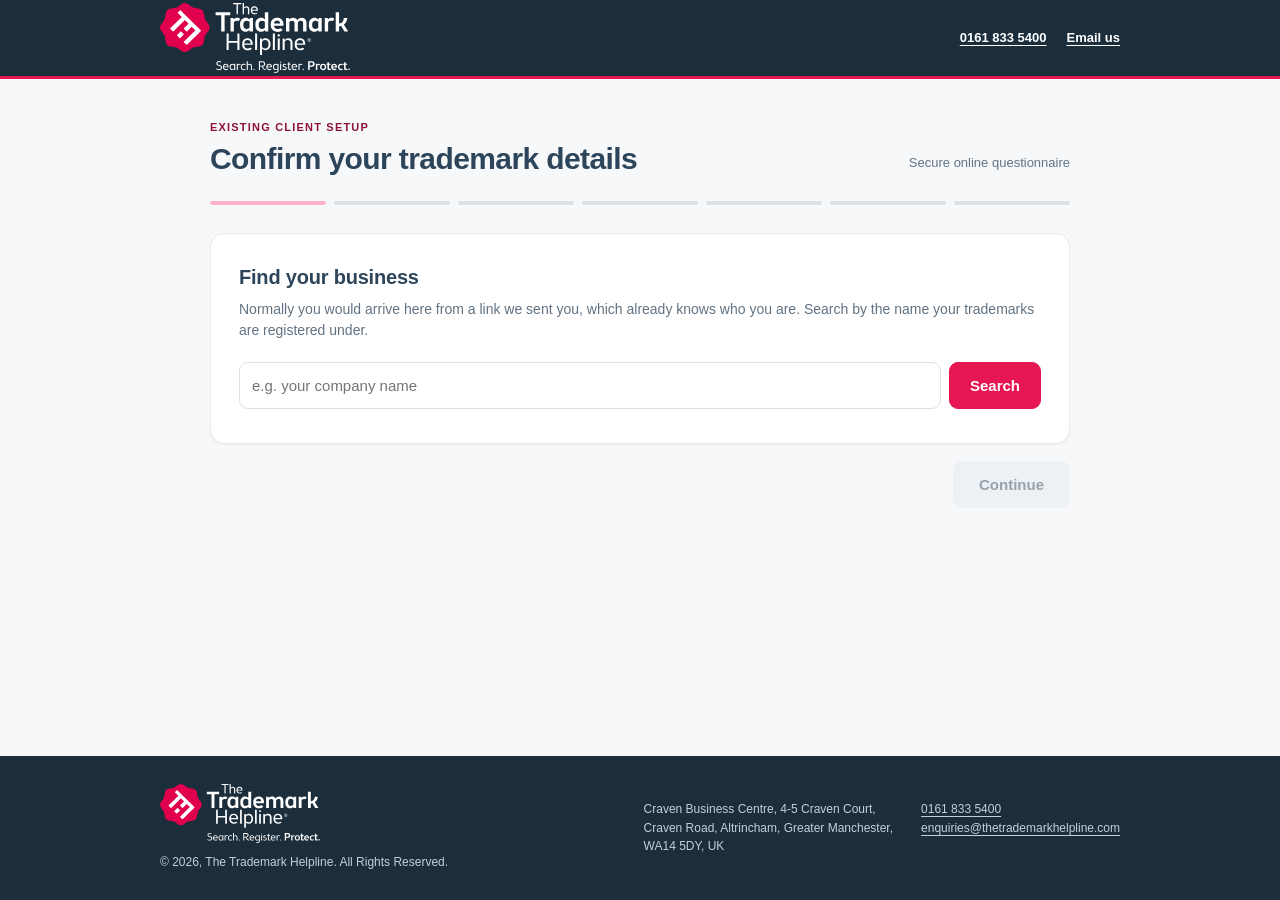
<file: v2/existing.html>
<!doctype html>
<html lang="en-GB">
<head>
<meta charset="utf-8">
<meta name="viewport" content="width=device-width, initial-scale=1">
<meta name="tmh-build" content="build 28 Sep 14:50">
<title>Confirm your trademark details — The Trademark Helpline</title>
<style>
  :root{
    --ink:#14161a; --muted:#6b7280; --line:#e4e6ea; --bg:#f7f8fa; --card:#fff;
    --brand:#c81b5b; --brand-dark:#a5164b; --brand-tint:#fdeef4;
    --ok:#0f7b4f; --ok-tint:#e8f5ee; --warn:#8a5a00; --warn-tint:#fdf3e0;
    --r:10px;
  }
  *{box-sizing:border-box}
  body{margin:0;background:var(--bg);color:var(--ink);
       font:15px/1.55 -apple-system,BlinkMacSystemFont,"Segoe UI",Inter,Roboto,sans-serif}
  .wrap{max-width:860px;margin:0 auto;padding:28px 20px 80px}
  header{display:flex;align-items:baseline;gap:12px;margin-bottom:22px}
  header h1{font-size:21px;margin:0;letter-spacing:-.01em}
  header .sub{color:var(--muted);font-size:13px}

  /* progress */
  .steps{display:flex;gap:6px;margin-bottom:26px;flex-wrap:wrap}
  .steps div{flex:1;min-width:60px;height:3px;border-radius:2px;background:var(--line)}
  .steps div.done{background:var(--brand)}
  .steps div.now{background:var(--brand);opacity:.45}

  .card{background:var(--card);border:1px solid var(--line);border-radius:var(--r);
        padding:24px;margin-bottom:16px}
  h2{font-size:18px;margin:0 0 6px;letter-spacing:-.01em}
  .lead{color:var(--muted);margin:0 0 20px;font-size:14px}
  h3{font-size:14px;margin:22px 0 10px;text-transform:uppercase;letter-spacing:.05em;color:var(--muted)}

  /* choices */
  .choice{display:flex;gap:10px;margin:10px 0 18px}
  .choice button{flex:1;padding:14px;border:1px solid var(--line);background:#fff;
    border-radius:var(--r);font:inherit;cursor:pointer;text-align:left}
  .choice button:hover{border-color:var(--brand)}
  .choice button[aria-pressed="true"]{border-color:var(--brand);background:var(--brand-tint);
    box-shadow:inset 0 0 0 1px var(--brand)}
  .choice .q{font-weight:600;display:block}
  .choice .h{color:var(--muted);font-size:13px}

  .ask{border:1px solid var(--line);border-radius:var(--r);padding:16px;margin-bottom:14px}
  .ask p{margin:0 0 4px;font-weight:600}
  .ask .h{color:var(--muted);font-size:13px;margin-bottom:12px}

  /* search */
  .searchbar{display:flex;gap:8px;margin-bottom:6px}
  .searchbar select,.searchbar input,.searchbar button{
    font:inherit;padding:11px 12px;border:1px solid var(--line);border-radius:8px;background:#fff}
  .searchbar input{flex:1;min-width:0}
  .searchbar input:focus,.searchbar select:focus{outline:2px solid var(--brand);outline-offset:-1px}
  .searchbar button{background:var(--brand);color:#fff;border-color:var(--brand);
    cursor:pointer;font-weight:600;padding-inline:20px}
  .searchbar button:disabled{opacity:.5;cursor:default}
  .hint{color:var(--muted);font-size:13px;margin:0 0 16px}

  /* rows */
  .rows{border:1px solid var(--line);border-radius:var(--r);overflow:hidden;margin-bottom:14px}
  .row{display:flex;gap:12px;align-items:flex-start;padding:12px 14px;border-bottom:1px solid var(--line);
       background:#fff}
  .row:last-child{border-bottom:0}
  .row:hover{background:#fcfcfd}
  .row input[type=checkbox]{margin-top:3px;width:16px;height:16px;accent-color:var(--brand);flex:none}
  .row .main{flex:1;min-width:0}
  .row .t{font-weight:600}
  .row .m{color:var(--muted);font-size:13px;margin-top:1px}
  .row .act{flex:none}
  .row.pick{cursor:pointer}

  .tag{display:inline-block;font-size:11px;padding:2px 7px;border-radius:99px;
       border:1px solid var(--line);color:var(--muted);margin-left:6px;vertical-align:1px}
  .tag.ok{background:var(--ok-tint);color:var(--ok);border-color:transparent}
  .tag.warn{background:var(--warn-tint);color:var(--warn);border-color:transparent}
  .tag.brand{background:var(--brand-tint);color:var(--brand-dark);border-color:transparent}

  .group{border:1px solid var(--line);border-radius:var(--r);margin-bottom:14px;overflow:hidden}
  .group>.head{display:flex;justify-content:space-between;align-items:center;gap:12px;
       padding:13px 14px;background:#fbfbfc;border-bottom:1px solid var(--line)}
  .group>.head .t{font-weight:600}
  .group>.head .m{color:var(--muted);font-size:13px}

  button.link{background:none;border:0;color:var(--brand);font:inherit;cursor:pointer;
       padding:0;text-decoration:underline}
  button.ghost{background:#fff;border:1px solid var(--line);border-radius:8px;
       padding:7px 12px;font:inherit;cursor:pointer;font-size:13px}
  button.ghost:hover{border-color:var(--brand);color:var(--brand-dark)}

  /* users */
  .user{border:1px solid var(--line);border-radius:var(--r);padding:16px;margin-bottom:12px}
  .user .hd{display:flex;justify-content:space-between;align-items:center;margin-bottom:12px}
  .grid{display:grid;grid-template-columns:1fr 1fr;gap:10px}
  .grid label{display:block;font-size:12px;color:var(--muted);margin-bottom:4px}
  .grid input{width:100%;font:inherit;padding:9px 10px;border:1px solid var(--line);border-radius:8px}
  .grid input:focus{outline:2px solid var(--brand);outline-offset:-1px}
  .perms{display:flex;flex-wrap:wrap;gap:8px;margin-top:12px}
  .perms label{display:flex;align-items:center;gap:6px;font-size:13px;padding:6px 10px;
       border:1px solid var(--line);border-radius:99px;cursor:pointer}
  .perms input{accent-color:var(--brand)}
  .perms label:has(input:checked){border-color:var(--brand);background:var(--brand-tint)}

  /* nav */
  .nav{display:flex;justify-content:space-between;align-items:center;gap:12px;margin-top:8px}
  .nav .right{display:flex;gap:10px;align-items:center}
  .primary{background:var(--brand);color:#fff;border:0;border-radius:8px;padding:12px 26px;
       font:inherit;font-weight:600;cursor:pointer}
  .primary:disabled{opacity:.45;cursor:default}
  .secondary{background:#fff;border:1px solid var(--line);border-radius:8px;padding:12px 20px;
       font:inherit;cursor:pointer}
  .saved{color:var(--ok);font-size:13px}
  .saved.failed{color:#a11;font-weight:600}

  .empty{padding:26px;text-align:center;color:var(--muted);border:1px dashed var(--line);
       border-radius:var(--r);font-size:14px}
  .spin{display:inline-block;width:14px;height:14px;border:2px solid var(--line);
       border-top-color:var(--brand);border-radius:50%;animation:s .7s linear infinite;vertical-align:-2px}
  @keyframes s{to{transform:rotate(360deg)}}
  .err{background:#fdecec;color:#a11;border-radius:8px;padding:10px 12px;font-size:14px;margin-bottom:12px}
  .none{padding:18px;color:var(--muted);font-size:14px}
  @media(max-width:640px){.grid{grid-template-columns:1fr}.choice{flex-direction:column}}

  /* order summary */
  .done-head{border-left:3px solid var(--ok)}
  .sum-table{width:100%;border-collapse:collapse;font-size:14px}
  .sum-table td{padding:8px 12px 8px 14px;border-top:1px solid var(--line);vertical-align:top}
  .sum-table tr:first-child td{border-top:0}
  .sum-table td:nth-child(2),.sum-table td:nth-child(3),.sum-table td:nth-child(4){
    color:var(--muted);font-size:13px}
  .group .sum-table td{padding-left:14px}
  ol.next{margin:0 0 14px;padding-left:20px}
  ol.next li{margin-bottom:10px}
  ol.next strong{display:block}

  @media print{
    body{background:#fff}
    .wrap{padding:0;max-width:none}
    .nav,.steps,#printSummary{display:none}
    .card{border:0;padding:0 0 18px;margin:0;break-inside:avoid}
    .group,.sum-table tr{break-inside:avoid}
    h2{font-size:16px}
  }

  /* questionnaire */
  .facts{border:1px solid var(--line);border-radius:var(--r);overflow:hidden;margin-bottom:16px}
  .facts div.f{display:flex;gap:14px;padding:11px 14px;border-bottom:1px solid var(--line);
       background:#fff;font-size:14px}
  .facts div.f:last-child{border-bottom:0}
  .facts .k{color:var(--muted);width:190px;flex:none}
  .facts .v{font-weight:600}
  table.tm{width:100%;border-collapse:collapse;font-size:14px;margin-bottom:14px}
  table.tm th{text-align:left;font-size:12px;text-transform:uppercase;letter-spacing:.04em;
       color:var(--muted);font-weight:500;padding:0 10px 8px 0}
  table.tm td{padding:9px 10px 9px 0;border-top:1px solid var(--line);vertical-align:top}
  table.tm tr.j td{background:var(--warn-tint)}
  .who{border:1px solid var(--line);border-radius:var(--r);margin-bottom:14px;overflow:hidden}
  .who>.hd{display:flex;justify-content:space-between;align-items:center;gap:12px;
       padding:13px 14px;background:#fbfbfc;border-bottom:1px solid var(--line)}
  .who .bd{padding:16px}
  .roles{display:grid;grid-template-columns:repeat(auto-fit,minmax(190px,1fr));gap:8px;margin:6px 0 14px}
  .roles button{text-align:left;padding:12px;border:1px solid var(--line);background:#fff;
       border-radius:var(--r);font:inherit;cursor:pointer}
  .roles button[aria-pressed="true"]{border-color:var(--brand);background:var(--brand-tint);
       box-shadow:inset 0 0 0 1px var(--brand)}
  .roles .q{font-weight:600;display:block}
  .roles .h{color:var(--muted);font-size:12px}
  .perm{display:flex;justify-content:space-between;align-items:center;gap:12px;
       padding:9px 0;border-top:1px solid var(--line);font-size:14px}
  .perm:first-child{border-top:0}
  .perm .lbl{flex:1}
  .perm .sub{color:var(--muted);font-size:12px}
  .seg{display:inline-flex;border:1px solid var(--line);border-radius:8px;overflow:hidden;flex:none}
  .seg button{border:0;background:#fff;font:inherit;font-size:13px;padding:6px 12px;cursor:pointer}
  .seg button[aria-pressed="true"]{background:var(--brand);color:#fff}
  .note{background:var(--warn-tint);border-radius:8px;padding:12px 14px;font-size:13px;
       color:var(--warn);margin-bottom:14px}
  .note b{color:var(--ink)}
  @media screen and (max-width:640px){.table-scroll{overflow-x:auto}}
  @media(max-width:640px){
    .facts div.f{flex-direction:column;gap:4px}
    .facts .k{width:auto}
    .facts .v{min-width:0;overflow-wrap:anywhere}
    table.authority-review,table.authority-review tbody,
    table.authority-review tr,table.authority-review td{display:block}
    table.authority-review tr:first-child{display:none}
    table.authority-review td{padding:9px 0;overflow-wrap:anywhere}
    table.authority-review td::before{content:attr(data-label);display:block;
      color:var(--muted);font-size:12px;margin-bottom:4px}
  }
</style>
<link rel="stylesheet" href="./assets/onboarding-shell.css">
</head>
<body>
<a class="skip-link" href="#onboarding-main">Skip to the form</a>
<header class="site-header">
  <div class="site-header__inner">
    <img src="./assets/tmh-logo-white.svg" alt="The Trademark Helpline" width="225" height="60">
    <div class="site-header__contact" aria-label="Contact The Trademark Helpline">
      <a href="tel:+441618335400">0161 833 5400</a>
      <a href="mailto:enquiries@thetrademarkhelpline.com">Email us</a>
    </div>
  </div>
</header>
<main class="wrap" id="onboarding-main">
  <div class="form-heading">
    <div>
      <p class="eyebrow">Existing client setup</p>
      <h1>Confirm your trademark details</h1>
    </div>
    <span class="sub">Secure online questionnaire</span>
  </div>
  <div class="steps" id="progress"></div>
  <div id="stage"></div>
  <div class="nav">
    <button class="secondary" id="back">Back</button>
    <div class="right">
      <span class="saved" id="saved"></span>
      <button class="primary" id="next">Continue</button>
    </div>
  </div>
</main>
<footer class="site-footer">
  <div class="site-footer__inner">
    <div>
      <img src="./assets/tmh-logo-white.svg" alt="The Trademark Helpline" width="225" height="60">
      <p>© 2026, The Trademark Helpline. All Rights Reserved.</p>
    </div>
    <div class="site-footer__details">
      <p>Craven Business Centre, 4-5 Craven Court,<br>
        Craven Road, Altrincham, Greater Manchester,<br>WA14 5DY, UK</p>
      <p><a href="tel:+441618335400">0161 833 5400</a><br>
        <a href="mailto:enquiries@thetrademarkhelpline.com">enquiries@thetrademarkhelpline.com</a></p>
    </div>
  </div>
</footer>

<script>
/* Compliance, Contacts & Authority Questionnaire — existing clients.
   Its job is not to collect a signature. It is to establish who may instruct
   what, on behalf of which owner, so the right agreement can be generated and
   the right verification demanded. */

const PORTAL_API = globalThis.TMH_PORTAL_API_BASE ||
  'https://tmh-portal-git-dev-alexs-projects-5ddeff74.vercel.app/api/onboarding-intake';
const LOOKUP_API = PORTAL_API + '/lookups';

const esc = s => String(s ?? '').replace(/[&<>"]/g, c =>
  ({'&':'&amp;','<':'&lt;','>':'&gt;','"':'&quot;'}[c]));
const $  = s => document.querySelector(s);
const $$ = s => [...document.querySelectorAll(s)];

function labelVisibleControls(){
  document.querySelectorAll('input, select, textarea').forEach(control => {
    if (control.getAttribute('aria-label') || control.getAttribute('aria-labelledby') ||
        control.getAttribute('title') || control.closest('label')) return;
    const label = control.parentElement?.querySelector(':scope > label');
    const name = label?.textContent?.trim() || control.getAttribute('placeholder');
    if (name) control.setAttribute('aria-label', name);
  });
}

/* What the register said at the moment of the claim. A confirmation is only
   evidence if you can show what was confirmed. */
const EVIDENCE = [];
async function api(path){
  const r = await fetch(LOOKUP_API + path);
  if (!r.ok) throw new Error('lookup failed');
  const d = await r.json();
  EVIDENCE.push({ at:new Date().toISOString(), endpoint:path,
                  counts: d.counts, error: d.error });
  return d;
}

/* ── the four roles ───────────────────────────────────────────────────
   Presented as roles because "Level 3" means nothing to a client. Stored as
   both the role and the permissions it resolved to on the day, so redefining a
   role later cannot silently change what somebody was granted — or contradict
   an LOA they have already signed. */
const PERMISSIONS = [
  ['correspondence',     'Receive correspondence and notifications',
                         'Deadlines, UKIPO letters, conflict alerts'],
  ['applications',       'Authorise new trademark applications', ''],
  ['renewals',           'Authorise renewals and routine administration', ''],
  ['fees',               'Approve work that incurs fees',
                         'A spending limit applies unless you set otherwise'],
  ['disputes',           'Instruct disputes and enforcement action',
                         'Oppositions, infringement, defending a challenge'],
  ['register_changes',   'Authorise changes to existing registrations', ''],
  ['ownership_sensitive','Instruct ownership changes and other irreversible actions',
                         'Assignment, surrender, withdrawal'],
  ['manage_people',      'Add or remove other authorised people', ''],
];

const ROLES = [
  ['notification',  'Notification Contact',
   'Receives correspondence and can discuss matters. Cannot instruct work or incur fees.',
   {correspondence:true}],
  ['manager',       'Trademark Manager',
   'Can instruct applications, renewals and routine work within a spending limit.',
   {correspondence:true, applications:true, renewals:true, fees:true}],
  ['decision_maker','Authorised Decision Maker',
   'Everything a manager can do, plus disputes, enforcement and changes to existing rights.',
   {correspondence:true, applications:true, renewals:true, fees:true,
    disputes:true, register_changes:true}],
  ['signatory',     'Authorised Signatory',
   'Can appoint TMH, accept terms, sign the Letter of Authority and manage who else is authorised.',
   {correspondence:true, applications:true, renewals:true, fees:true, disputes:true,
    register_changes:true, ownership_sensitive:true, manage_people:true}],
];
const ROLE_LABEL = Object.fromEntries(ROLES.map(([v,l])=>[v,l]));
const roleDefaults = v => ({...(ROLES.find(r=>r[0]===v)||[])[3]});

const RELATIONSHIPS = [
  ['director','Director / Owner'], ['employee','Employee'],
  ['company_secretary','Company Secretary'], ['in_house_legal','In-house Legal'],
  ['external_legal','External Legal Adviser'],
  ['accountant','Accountant / Professional Adviser'], ['other','Other'],
];
const SIGNATORY_BASIS = [
  ['director','Director'], ['proprietor','Proprietor / individual owner'],
  ['partner','Partner'], ['company_secretary','Company Secretary'],
  ['delegated','Employee with delegated authority'],
  ['attorney','Attorney / legal representative'], ['other','Other written authority'],
];
const SPEND = [['none','No set limit'], ['25000','Up to £250'], ['50000','Up to £500'],
               ['100000','Up to £1,000'], ['custom','Custom']];

/* ── state ─────────────────────────────────────────────────────────── */
function newSubmissionId(){
  if (globalThis.crypto?.randomUUID) return globalThis.crypto.randomUUID();
  return 'xxxxxxxx-xxxx-4xxx-yxxx-xxxxxxxxxxxx'.replace(/[xy]/g, c => {
    const r = Math.floor(Math.random() * 16);
    return (c === 'x' ? r : (r & 3) | 8).toString(16);
  });
}

const S = {
  submissionId: newSubmissionId(), version: 0, seed: null,
  owner: null, records: [], trademarks: [], counts: {},
  ownerConfirmation: null,
  ownerCorrection: { name:'', address:'', company_number:'', note:'' },
  portfolioConfirmation: null, portfolioNote: '',
  portfolio: { applicants:[], companies:[] },
  people: [],
  billing: { mode:'primary', name:'', email:'', phone:'', po:false, poDetail:'' },
  signatory: { contact_key:'', basis:'', confirmed:false },
};
let tmSearch = null, coSearch = null;

function blankPerson(primary){
  return { key: 'p' + Math.random().toString(36).slice(2,9),
           first:'', last:'', job:'', email:'', phone:'', relationship:'',
           primary: !!primary, portal:'none', reports: !!primary,
           role: primary ? 'decision_maker' : 'notification',
           perms: roleDefaults(primary ? 'decision_maker' : 'notification'),
           spendBasis:'100000', spendCustom:'',
           scope:'all', scopeIds:[] };
}

const STEPS = [
  ['owner',      'Your business'],
  ['portfolio',  'Your trademarks'],
  ['primary',    'Main contact'],
  ['others',     'Other contacts'],
  ['authority',  'Decision makers'],
  ['signatory',  'Authorised signatory'],
  ['review',     'Review'],
];
let at = 0;

/* ── entry ─────────────────────────────────────────────────────────── */
async function loadOwner(ipo){
  $('#stage').innerHTML = '<div class="card"><div class="none"><span class="spin"></span> ' +
    'Looking up your trademark records…</div></div>';
  try {
    const d = await api(`/api/owner/${ipo}`);
    if (d.error) throw new Error(d.error);
    S.owner = { ...d.owner, group_key: d.owner_group_key };
    S.records = d.records || [];
    S.trademarks = d.trademarks || [];
    S.counts = d.counts || {};
    if (!S.people.length) S.people = [ blankPerson(true) ];
    render();
  } catch(e) {
    $('#stage').innerHTML = `<div class="card"><div class="err">We could not load those
      records. Please check the link you were sent, or call us on
      <a href="tel:+441618335400">+44 161 833 5400</a>.</div></div>`;
  }
}

function viewFinder(){
  return `<div class="card">
    <h2>Find your business</h2>
    <p class="lead">Normally you would arrive here from a link we sent you, which already
      knows who you are. Search by the name your trademarks are registered under.</p>
    <div class="searchbar">
      <input id="ownQ" placeholder="e.g. your company name" autocomplete="off">
      <button id="ownGo">Search</button>
    </div>
    <div id="ownResults"></div>
  </div>`;
}

/* ── 1. the owner ──────────────────────────────────────────────────── */
function viewOwner(){
  if (!S.owner) return viewFinder();
  const o = S.owner;
  const addr = o.address_text || '';
  const yn = (v,l,h) => `<button data-oc="${v}" aria-pressed="${S.ownerConfirmation===v}">
      <span class="q">${l}</span><span class="h">${h}</span></button>`;

  return `<div class="card">
    <h2>Your business</h2>
    <p class="lead">This is what the trademark register holds for you. We are asking you to
      confirm it, not to change it here — a change of name or address and a change of
      ownership are different processes, and we handle them differently.</p>

    <div class="facts">
      <div class="f"><span class="k">Owner on the register</span><span class="v">${esc(o.name)}</span></div>
      ${o.company_number ? `<div class="f"><span class="k">Company number</span>
        <span class="v">${esc(o.company_number)}${
          o.company_number_source && o.company_number_source !== 'temmy'
            ? ' <span class="tag warn">matched at Companies House, not on the IPO record</span>'
            : ''}</span></div>` : ''}
      ${addr ? `<div class="f"><span class="k">Address</span><span class="v">${esc(addr)}</span></div>` : ''}
      <div class="f"><span class="k">Records held</span><span class="v">${S.records.length}</span></div>
    </div>

    ${S.records.length > 1 ? `<div class="note">
      <b>You appear on the register ${S.records.length} times.</b> The IPO does not merge
      records, so a portfolio is often split across them. We have combined them below —
      tell us if any of these are not you.
      <div class="rows" style="margin:10px 0 0">
        ${S.records.map(r=>`<div class="row">
          <div class="main"><div class="t">${esc(r.name)}</div>
            <div class="m">Applicant ${r.ipo_identifier} · ${r.trademark_count} trademarks${
              r.address_text ? ' · '+esc(r.address_text) : ''}</div></div>
        </div>`).join('')}
      </div></div>` : ''}

    <h3>Are these details correct?</h3>
    <div class="choice">
      ${yn('confirmed','Yes, that is correct','Nothing has changed')}
      ${yn('changed','No, something has changed','Tell us what should be different')}
      ${yn('unsure','I am not sure','We will check it with you')}
    </div>

    ${S.ownerConfirmation === 'changed' ? `<div class="ask">
      <p>What should it say?</p>
      <div class="h">We will not change the register from this form. This creates a task
        for us to check and, if needed, file the correct change with the IPO.</div>
      <div class="grid">
        <div><label>Correct owner name</label>
          <input data-corr="name" value="${esc(S.ownerCorrection.name)}"></div>
        <div><label>Correct company number</label>
          <input data-corr="company_number" value="${esc(S.ownerCorrection.company_number)}"></div>
      </div>
      <div style="margin-top:10px"><label style="font-size:12px;color:var(--muted)">Correct address</label>
        <input data-corr="address" style="width:100%;font:inherit;padding:9px 10px;
          border:1px solid var(--line);border-radius:8px" value="${esc(S.ownerCorrection.address)}"></div>
      <div style="margin-top:10px"><label style="font-size:12px;color:var(--muted)">Anything else we should know</label>
        <input data-corr="note" style="width:100%;font:inherit;padding:9px 10px;
          border:1px solid var(--line);border-radius:8px" value="${esc(S.ownerCorrection.note)}"></div>
    </div>` : ''}
  </div>`;
}

/* ── 2. the portfolio ──────────────────────────────────────────────── */
function viewPortfolio(){
  const t = S.trademarks, c = S.counts;
  const yn = (v,l,h) => `<button data-pc="${v}" aria-pressed="${S.portfolioConfirmation===v}">
      <span class="q">${l}</span><span class="h">${h}</span></button>`;

  return `<div class="card">
    <h2>Your trademarks</h2>
    <p class="lead">Everything the register associates with ${esc(S.owner.name)}${
      S.records.length>1 ? ` across ${S.records.length} records` : ''}. Confirming this
      does not by itself give anyone authority — it tells us the portfolio is right.</p>

    <div class="facts">
      <div class="f"><span class="k">Trademarks</span><span class="v">${c.trademarks ?? t.length}</span></div>
      <div class="f"><span class="k">Where we are the appointed agent</span>
        <span class="v">${c.tmh_represented ?? '—'}</span></div>
      ${c.jointly_owned ? `<div class="f"><span class="k">Jointly owned</span>
        <span class="v">${c.jointly_owned}</span></div>` : ''}
    </div>

    ${c.jointly_owned ? `<div class="note"><b>${c.jointly_owned} of these are owned jointly
      with someone else.</b> Authority from you does not extend to another proprietor, so we
      will confirm those separately before acting on them. They are shaded below.</div>` : ''}

    <div class="table-scroll" tabindex="0" role="region" aria-label="Your trademarks">
    <table class="tm">
      <tr><th>Trademark</th><th>Number</th><th>Status</th><th>Agent on the register</th></tr>
      ${t.map(m=>`<tr class="${m.jointly_owned?'j':''}">
        <td><strong>${esc(m.mark_text || m.application_number)}</strong>${
          m.jointly_owned ? `<div class="m">with ${esc((m.applicants||[])
            .filter(a=>String(a.ipo_identifier)!==String(S.owner.ipo_identifier))
            .map(a=>a.name).join(', '))}</div>` : ''}</td>
        <td>${esc(m.application_number)}</td>
        <td>${esc(m.status||'')}</td>
        <td>${m.tmh_representative === true ? '<span class="tag ok">The Trademark Helpline</span>'
             : m.tmh_representative === null ? '<span class="tag">not checked</span>'
             : esc((m.representatives||[])[0] || 'none recorded')}</td>
      </tr>`).join('')}
    </table>
    </div>

    <h3>Requested additions</h3>
    <p class="hint">Search the registers for anything else to add. These are saved as
      pending claims for our team to review; they do not change your current portfolio
      or give anyone authority.</p>
    <div class="searchbar">
      <select id="tmMode" aria-label="Trademark search type">
        <option value="trademark" ${tmSearch?.mode==='applicant'?'':'selected'}>Trademark name</option>
        <option value="applicant" ${tmSearch?.mode==='applicant'?'selected':''}>Applicant name</option>
      </select>
      <input id="tmQ" placeholder="Trademark or applicant name" autocomplete="off">
      <button id="tmGo">Search trademarks</button>
    </div>
    <div id="tmResults">${renderTmResults()}</div>
    ${S.portfolio.applicants.map((a,i)=>`<div class="group" data-added-app="${esc(a.ipo)}">
      <div class="head"><div><div class="t">${esc(a.name)}</div>
        <div class="m">Applicant ${esc(a.ipo)} · ${a.marks.filter(m=>m.include).length}
          of ${a.marks.length} selected</div></div>
        <button class="ghost" data-drop-app="${i}">Remove</button></div>
      <div class="rows">${a.marks.map((m,j)=>`<label class="row">
        <input type="checkbox" data-extra-mark="${i}:${j}" ${m.include?'checked':''}>
        <span class="main"><span class="t">${esc(m.mark_text||m.application_number)}</span>
          <span class="m">${esc(m.application_number)} · ${esc(m.status||'')}</span></span>
      </label>`).join('')}</div></div>`).join('')}

    <div class="searchbar" style="margin-top:14px">
      <input id="coQ" placeholder="Company name or number" autocomplete="off">
      <button id="coGo">Search companies</button>
    </div>
    <div id="coResults">${renderCoResults()}</div>
    ${S.portfolio.companies.map((c,i)=>`<div class="row" data-added-co="${esc(c.company_number)}">
      <div class="main"><div class="t">${esc(c.company_name)}</div>
        <div class="m">${esc(c.company_number)}${c.company_status?' · '+esc(c.company_status):''}</div></div>
      <div class="act"><button class="ghost" data-drop-co="${i}">Remove</button></div>
    </div>`).join('')}

    <h3>Does this portfolio look correct?</h3>
    <div class="choice">
      ${yn('confirmed','Yes, that is all of it','')}
      ${yn('missing','Something is missing','A trademark we hold is not listed')}
      ${yn('not_ours','Something here is not ours','Listed but not owned by us')}
      ${yn('help','I need help checking','Ask us to go through it with you')}
    </div>
    ${S.portfolioConfirmation && S.portfolioConfirmation!=='confirmed' ? `<div class="ask">
      <p>Tell us more</p>
      <div class="h">This creates a task for us to check against the register.</div>
      <input id="pfNote" style="width:100%;font:inherit;padding:9px 10px;border:1px solid var(--line);
        border-radius:8px" value="${esc(S.portfolioNote)}"
        placeholder="e.g. we also own BRANDNAME, applied for last year">
    </div>` : ''}
  </div>`;
}

function renderTmResults(){
  if (!tmSearch) return '';
  if (tmSearch.error) return `<div class="err">${esc(tmSearch.error)}</div>`;
  const rows = tmSearch.results || [];
  if (!rows.length) return '<div class="none">Nothing found. Try a different spelling.</div>';
  return `<div class="rows">${rows.map(item=>{
    const applicant = tmSearch.mode === 'applicant' ? item : (item.applicants||[])[0] || {};
    const ipo = applicant.ipo_identifier;
    const added = S.records.some(r=>String(r.ipo_identifier)===String(ipo)) ||
      S.portfolio.applicants.some(a=>String(a.ipo)===String(ipo));
    return `<div class="row pick" data-pick-app="${esc(ipo||'')}">
      <div class="main"><div class="t">${esc(item.mark_text||applicant.name||item.name)}</div>
        <div class="m">${esc(item.application_number||('Applicant '+ipo))}</div></div>
      <div class="act"><button class="ghost" ${added?'disabled':''}>${added?'Added':'Select'}</button></div>
    </div>`;}).join('')}</div>`;
}

function renderCoResults(){
  if (!coSearch) return '';
  if (coSearch.error) return `<div class="err">${esc(coSearch.error)}</div>`;
  const rows = coSearch.results || [];
  if (!rows.length) return '<div class="none">Nothing found. Try a different spelling.</div>';
  return `<div class="rows">${rows.map(c=>{
    const added = S.portfolio.companies.some(x=>x.company_number===c.company_number);
    return `<div class="row pick" data-pick-co="${esc(c.company_number)}">
      <div class="main"><div class="t">${esc(c.company_name)}</div>
        <div class="m">${esc(c.company_number)}${c.company_status?' · '+esc(c.company_status):''}</div></div>
      <div class="act"><button class="ghost" ${added?'disabled':''}>${added?'Added':'Add'}</button></div>
    </div>`;}).join('')}</div>`;
}

async function addApplicant(ipo){
  if (!ipo || S.records.some(r=>String(r.ipo_identifier)===String(ipo)) ||
      S.portfolio.applicants.some(a=>String(a.ipo)===String(ipo))) return;
  const d = await api(`/api/applicant/${encodeURIComponent(ipo)}`);
  if (d.error || !d.applicant) throw new Error(d.error || 'Applicant could not be loaded');
  if (S.records.some(r=>String(r.ipo_identifier)===String(d.applicant.ipo_identifier)) ||
      S.portfolio.applicants.some(a=>String(a.ipo)===String(d.applicant.ipo_identifier))) return;
  S.portfolio.applicants.push({ ipo:d.applicant.ipo_identifier, name:d.applicant.name,
    marks:(d.trademarks||[]).map(m=>({...m,include:true})) });
}

/* ── people ────────────────────────────────────────────────────────── */
function personFields(p, i){
  return `<div class="grid">
      <div><label>First name</label><input data-p="${i}:first" value="${esc(p.first)}"></div>
      <div><label>Last name</label><input data-p="${i}:last" value="${esc(p.last)}"></div>
      <div><label>Job title</label><input data-p="${i}:job" value="${esc(p.job)}"></div>
      <div><label>Email</label><input data-p="${i}:email" type="email" value="${esc(p.email)}"></div>
      <div><label>Telephone</label><input data-p="${i}:phone" value="${esc(p.phone)}"></div>
      <div><label>Relationship to ${esc(S.owner.name)}</label>
        <select data-p="${i}:relationship">
          <option value="">Please choose…</option>
          ${RELATIONSHIPS.map(([v,l])=>`<option value="${v}" ${p.relationship===v?'selected':''}>${l}</option>`).join('')}
        </select></div>
    </div>
    <div class="perm" style="margin-top:12px">
      <div class="lbl">Should this person have access to the Temmy portal?
        <div class="sub">Portal access is not the same as authority to instruct work</div></div>
      <div class="seg">
        ${[['none','No access'],['user','User'],['administrator','Administrator']]
          .map(([v,l])=>`<button data-portal="${i}:${v}" aria-pressed="${p.portal===v}">${l}</button>`).join('')}
      </div>
    </div>
    <div class="perm" style="margin-top:12px">
      <div class="lbl">Should this person receive monitoring reports?
        <div class="sub">Reports go to your main contact unless you direct them to
          someone else — they must go to at least one person</div></div>
      <div class="seg">
        ${[[true,'Receives reports'],[false,'Does not']]
          .map(([v,l])=>`<button data-reports="${i}:${v?1:0}" aria-pressed="${!!p.reports===v}">${l}</button>`).join('')}
      </div>
    </div>`;
}

function viewPrimary(){
  const p = S.people[0];
  return `<div class="card">
    <h2>Main contact</h2>
    ${S.seed ? `<div class="note">These are the details we hold for you. Correct
      anything that is wrong — nothing here is fixed.</div>` : ''}
    <p class="lead">Who should we contact first about UKIPO correspondence, deadlines,
      potential conflicts and disputes? Being the main contact does not by itself carry
      authority to instruct work — we ask about that separately.</p>
    ${personFields(p, 0)}
    ${reportRecipientError()}
  </div>`;
}

function viewOthers(){
  const rest = S.people.slice(1);
  return `<div class="card">
    <h2>Other contacts</h2>
    <p class="lead">Who else should receive important trademark correspondence? These are
      people we copy in. They do not need decision-making authority to be kept informed.</p>
    ${rest.length ? rest.map((p,n)=>{
      const i = n + 1;
      return `<div class="who"><div class="hd">
          <strong>${esc([p.first,p.last].filter(Boolean).join(' ')) || 'Contact ' + i}</strong>
          <button class="link" data-drop="${i}">Remove</button></div>
        <div class="bd">${personFields(p, i)}</div></div>`;
    }).join('') : '<div class="empty">No one else added. Most clients add at least one.</div>'}
    <button class="ghost" id="addPerson" style="margin-bottom:20px">Add another person</button>
    ${reportRecipientError()}

    <h3>Billing</h3>
    <p class="hint">Who should receive invoices? Receiving invoices is not the same as being
      able to approve work that costs money — we ask about that on the next step.</p>
    <div class="choice">
      ${[['primary','Same as main contact'],['other','Someone else']]
        .map(([v,l])=>`<button data-bill="${v}" aria-pressed="${S.billing.mode===v}">
          <span class="q">${l}</span></button>`).join('')}
    </div>
    ${S.billing.mode==='other' ? `<div class="grid">
      <div><label>Name</label><input data-b="name" value="${esc(S.billing.name)}"></div>
      <div><label>Email</label><input data-b="email" type="email" value="${esc(S.billing.email)}"></div>
      <div><label>Telephone</label><input data-b="phone" value="${esc(S.billing.phone)}"></div>
    </div>` : ''}
    <div class="perm" style="margin-top:12px">
      <div class="lbl">Do your invoices need a purchase order number?</div>
      <div class="seg">
        ${[['yes','Yes'],['no','No']].map(([v,l])=>
          `<button data-po="${v}" aria-pressed="${S.billing.po === (v==='yes')}">${l}</button>`).join('')}
      </div>
    </div>
    ${S.billing.po ? `<div style="margin-top:10px">
      <label style="font-size:12px;color:var(--muted)">PO number or instructions</label>
      <input data-b="poDetail" style="width:100%;font:inherit;padding:9px 10px;
        border:1px solid var(--line);border-radius:8px" value="${esc(S.billing.poDetail)}"></div>` : ''}
  </div>`;
}

function reportRecipientError(){
  return S.people.some(person => person.reports) ? '' :
    `<div class="err" role="alert" aria-live="polite">
      <strong>At least one person must receive monitoring reports.</strong>
      If the main contact should not receive them, add another person and choose them as a recipient.
    </div>`;
}

/* ── 5. authority ──────────────────────────────────────────────────── */
function viewAuthority(){
  const named = S.people.filter(p => p.first || p.last || p.email);
  return `<div class="card">
    <h2>Who can instruct what?</h2>
    <p class="lead">Authority is held per person, per owner — not once for your whole
      account. Pick the closest role and adjust anything underneath it.</p>
    <div class="note"><b>Nothing here happens automatically.</b> Saying someone may instruct
      an irreversible action means we will accept the instruction from them. It never means
      the system will act on a click — those always need a fresh instruction, verification
      and a person at our end.</div>

    ${named.map((p,n)=>{
      const i = S.people.indexOf(p);
      return `<div class="who">
        <div class="hd">
          <div><strong>${esc([p.first,p.last].filter(Boolean).join(' ')) || 'Contact'}</strong>
            <div class="m">${esc(p.job||'')}${p.job&&p.email?' · ':''}${esc(p.email||'')}${
              p.primary?' <span class="tag brand">main contact</span>':''}</div></div>
        </div>
        <div class="bd">
          <div class="roles">
            ${ROLES.map(([v,l,h])=>`<button data-role="${i}:${v}" aria-pressed="${p.role===v}">
              <span class="q">${l}</span><span class="h">${h}</span></button>`).join('')}
          </div>

          ${PERMISSIONS.map(([k,l,sub])=>`<div class="perm">
            <div class="lbl">${l}${sub?`<div class="sub">${sub}</div>`:''}</div>
            <div class="seg">
              <button data-perm="${i}:${k}:1" aria-pressed="${!!p.perms[k]}">Yes</button>
              <button data-perm="${i}:${k}:0" aria-pressed="${!p.perms[k]}">No</button>
            </div>
          </div>`).join('')}

          ${p.perms.fees ? `<div style="margin-top:12px">
            <label style="font-size:12px;color:var(--muted)">Spending authority</label>
            <select data-spend="${i}" style="font:inherit;padding:9px 10px;border:1px solid var(--line);
              border-radius:8px;margin-left:8px">
              ${SPEND.map(([v,l])=>`<option value="${v}" ${p.spendBasis===v?'selected':''}>${l}</option>`).join('')}
            </select>
            ${p.spendBasis==='custom' ? `<input data-spendc="${i}" placeholder="£"
              value="${esc(p.spendCustom)}" style="font:inherit;padding:9px 10px;width:120px;
              border:1px solid var(--line);border-radius:8px;margin-left:8px">` : ''}
          </div>` : ''}

          ${S.records.length > 1 ? `<div style="margin-top:14px">
            <label style="font-size:12px;color:var(--muted)">This authority applies to</label>
            <select data-scope="${i}" style="font:inherit;padding:9px 10px;border:1px solid var(--line);
              border-radius:8px;margin-left:8px">
              <option value="all" ${p.scope==='all'?'selected':''}>All ${S.records.length} owner records</option>
              ${S.records.map(r=>`<option value="${r.ipo_identifier}"
                ${p.scope===String(r.ipo_identifier)?'selected':''}>Only ${esc(r.name)} (${r.ipo_identifier})</option>`).join('')}
            </select>
          </div>` : ''}
        </div>
      </div>`;
    }).join('')}
  </div>`;
}

/* ── 6. signatory ──────────────────────────────────────────────────── */
function viewSignatory(){
  const named = S.people.filter(p => (p.first||p.last) && p.email);
  return `<div class="card">
    <h2>Authorised signatory</h2>
    <p class="lead">Who is authorised to formally appoint The Trademark Helpline and enter
      into our agreement on behalf of ${esc(S.owner.name)}? This person signs the terms and
      the standing Letter of Authority.</p>

    <div class="rows" role="radiogroup" aria-label="Authorised signatory">
      ${named.map(p=>`<label class="row pick signatory-choice"
          ${S.signatory.contact_key===p.key?'style="background:var(--brand-tint)"':''}>
        <input type="radio" name="signatory" value="${p.key}" data-sig="${p.key}"
          ${S.signatory.contact_key===p.key?'checked':''}>
        <div class="main"><div class="t">${esc(p.first)} ${esc(p.last)}</div>
          <div class="m">${esc(p.job||'')}${p.job?' · ':''}${esc(p.email)} ·
            ${esc(ROLE_LABEL[p.role]||'')}</div></div>
      </label>`).join('')}
    </div>
    ${!named.length ? '<div class="empty">Add someone with a name and an email first.</div>' : ''}

    ${S.signatory.contact_key ? `
      <h3>What is the basis of their authority?</h3>
      <select id="sigBasis" style="font:inherit;padding:10px 12px;border:1px solid var(--line);
        border-radius:8px;min-width:min(360px,100%)">
        <option value="">Please choose…</option>
        ${SIGNATORY_BASIS.map(([v,l])=>`<option value="${v}"
          ${S.signatory.basis===v?'selected':''}>${l}</option>`).join('')}
      </select>

      <div class="perm" style="margin-top:18px">
        <div class="lbl">I confirm this individual has authority to appoint The Trademark
          Helpline and enter into agreements relating to the trademark portfolio of
          ${esc(S.owner.name)}.
          <div class="sub">We may ask for evidence of this before the appointment takes effect.</div></div>
        <div class="seg">
          <button data-sigc="1" aria-pressed="${S.signatory.confirmed===true}">Yes</button>
          <button data-sigc="0" aria-pressed="${S.signatory.confirmed===false}">Not yet</button>
        </div>
      </div>` : ''}
  </div>`;
}

/* ── 7. review ─────────────────────────────────────────────────────── */
function grantsFor(p){
  const ids = p.scope === 'all'
    ? S.records.map(r => r.ipo_identifier)
    : [Number(p.scope)];
  return ids.filter(Boolean);
}

function spendPence(p){
  if (!p.perms.fees) return null;
  if (p.spendBasis === 'none') return null;
  if (p.spendBasis === 'custom')
    return Math.round(parseFloat(String(p.spendCustom).replace(/[^0-9.]/g,'')) * 100) || null;
  return Number(p.spendBasis) || null;
}

function viewReview(){
  const named = S.people.filter(p => (p.first||p.last) && p.email);
  const sig = S.people.find(p => p.key === S.signatory.contact_key);
  const line = (k,v) => `<div class="f"><span class="k">${k}</span><span class="v">${v}</span></div>`;
  const money = p => {
    const pence = spendPence(p);
    if (!p.perms.fees) return '—';
    return pence == null ? 'no limit set' : '£' + (pence/100).toLocaleString('en-GB');
  };
  return `<div class="card">
    <h2>Check this over</h2>
    <p class="lead">This is what we will act on. Nothing is filed and no agreement is in
      force until the signatory has signed.</p>
    <div class="facts">
      ${line('Trademark owner', esc(S.owner.name))}
      ${line('Owner details', {confirmed:'Confirmed as correct',
                               changed:'Correction proposed — we will check it',
                               unsure:'Client unsure — we will check it'}[S.ownerConfirmation] || '—')}
      ${line('Portfolio', {confirmed:'Confirmed complete', missing:'Something missing — we will check',
                           not_ours:'Something listed is not theirs — we will check',
                           help:'Help requested'}[S.portfolioConfirmation] || '—')}
      ${line('Trademarks', S.trademarks.length)}
      ${line('Requested additions', S.portfolio.applicants.reduce((n,a)=>
        n+a.marks.filter(m=>m.include).length,0)+' trademarks · '+
        S.portfolio.companies.length+' companies')}
      ${line('People named', named.length)}
      ${line('Signatory', sig ? esc(sig.first + ' ' + sig.last) : 'not chosen')}
    </div>

    <h3>Who can instruct what</h3>
    <table class="tm authority-review">
      <tr><th>Person</th><th>Role</th><th>Applies to</th><th>Fee limit</th><th>Portal</th></tr>
      ${named.map(p=>`<tr>
        <td data-label="Person"><strong>${esc(p.first)} ${esc(p.last)}</strong>${p.primary?' <span class="tag brand">main</span>':''}
          <div class="m">${esc(p.email)}</div></td>
        <td data-label="Role">${esc(ROLE_LABEL[p.role]||'')}</td>
        <td data-label="Applies to">${p.scope==='all' ? (S.records.length>1 ? `All ${S.records.length} records` : 'The owner')
             : 'Applicant ' + esc(p.scope)}</td>
        <td data-label="Fee limit">${money(p)}</td>
        <td data-label="Portal">${p.portal==='none'?'—':esc(p.portal)}${p.reports?' <span class="tag ok">reports</span>':''}</td>
      </tr>`).join('')}
    </table>

    <h3>What happens next</h3>
    <ol class="next">
      <li><strong>We check it.</strong> Anything you flagged goes to a person here, not
        straight onto the register.</li>
      <li><strong>The signatory signs.</strong> ${sig ? esc(sig.first+' '+sig.last) : 'Your signatory'}
        receives our terms and the standing Letter of Authority to sign.</li>
      <li><strong>Authority takes effect.</strong> Until then everything recorded here is a
        claim awaiting evidence, and irreversible actions always need a fresh instruction.</li>
    </ol>
  </div>`;
}

/* ── validity ──────────────────────────────────────────────────────── */
function valid(id){
  if (id==='owner')     return !!S.owner && !!S.ownerConfirmation;
  if (id==='portfolio') return !!S.portfolioConfirmation;
  const recipients = S.people.filter(p => p.reports);
  const reportsValid = recipients.length > 0 &&
    recipients.every(p => p.first.trim() && p.last.trim() && /.+@.+\..+/.test(p.email)
      && p.relationship);
  if (id==='primary'){
    const p = S.people[0];
    return p.first.trim() && p.last.trim() && /.+@.+\..+/.test(p.email) && p.relationship
      && reportsValid;
  }
  if (id==='others') return reportsValid;
  if (id==='signatory') return !!S.signatory.contact_key && !!S.signatory.basis
                             && S.signatory.confirmed === true;
  return true;
}

/* ── snapshot ──────────────────────────────────────────────────────── */
function snapshot(){
  const named = S.people.filter(p => (p.first||p.last) && p.email);
  const grants = [];
  named.forEach(p => grantsFor(p).forEach(ipo => {
    const rec = S.records.find(r => String(r.ipo_identifier) === String(ipo)) || {};
    grants.push({
      applicant_identifier: ipo, applicant_name: rec.name || S.owner.name,
      contact_key: p.email.trim().toLowerCase(),
      first_name: p.first, last_name: p.last, job_title: p.job,
      email: p.email, phone: p.phone, relationship_to_owner: p.relationship,
      role: p.role,
      // the permissions this role meant today, not a pointer to the role
      permissions: {...p.perms},
      spending_limit_pence: spendPence(p),
      spending_limit_basis: p.perms.fees ? (p.spendBasis==='none'?'none':
                             p.spendBasis==='custom'?'custom':'capped') : null,
      is_primary_contact: !!p.primary,
      is_billing_contact: S.billing.mode==='primary' ? !!p.primary
                          : (S.billing.email||'').trim().toLowerCase() === p.email.trim().toLowerCase(),
      portal_access: p.portal,
      receives_reports: !!p.reports,
    });
  }));

  const tasks = [];
  if (S.ownerConfirmation && S.ownerConfirmation !== 'confirmed')
    tasks.push({ kind:'owner_details', severity:'high',
                 detail:{ answer:S.ownerConfirmation, proposed:S.ownerCorrection,
                          on_record:{ name:S.owner.name, company_number:S.owner.company_number,
                                      address:S.owner.address } } });
  if (S.portfolioConfirmation && S.portfolioConfirmation !== 'confirmed')
    tasks.push({ kind:'portfolio', severity: S.portfolioConfirmation==='not_ours'?'high':'normal',
                 detail:{ answer:S.portfolioConfirmation, note:S.portfolioNote } });
  const joint = S.trademarks.filter(m => m.jointly_owned);
  if (joint.length)
    tasks.push({ kind:'joint_owner', severity:'high',
                 detail:{ count:joint.length,
                          marks: joint.map(m => ({ application_number:m.application_number,
                                                   applicants:m.applicants })) } });
  const sensitive = named.filter(p => p.perms.ownership_sensitive);
  if (sensitive.length)
    tasks.push({ kind:'sensitive', severity:'high',
                 detail:{ people: sensitive.map(p => ({ name:p.first+' '+p.last, email:p.email,
                                                        role:p.role })) } });
  if (S.signatory.basis && !['director','proprietor','partner'].includes(S.signatory.basis))
    tasks.push({ kind:'signatory', severity:'normal',
                 detail:{ basis:S.signatory.basis, contact_key:S.signatory.contact_key } });

  return {
    owner: S.owner, records: S.records,
    owner_confirmation: S.ownerConfirmation, owner_correction: S.ownerCorrection,
    portfolio_confirmation: S.portfolioConfirmation, portfolio_note: S.portfolioNote,
    trademarks: S.trademarks.map(m => ({ application_number:m.application_number,
      mark_text:m.mark_text, status:m.status, tmh_representative:m.tmh_representative,
      jointly_owned:!!m.jointly_owned, applicants:m.applicants || [] })),
    portfolio: {
      applicants:S.portfolio.applicants.map(a=>({ ipo_identifier:a.ipo, name:a.name,
        basis:'owned', trademarks:a.marks.filter(m=>m.include).map(m=>m.application_number),
        excluded:a.marks.filter(m=>!m.include).map(m=>m.application_number) })),
      companies:S.portfolio.companies.map(c=>({ company_number:c.company_number,
        company_name:c.company_name, basis:'owned' })),
    },
    people: named, billing: S.billing, signatory: S.signatory,
    authority_grants: grants, review_tasks: tasks,
    lookup_evidence: EVIDENCE,
  };
}

async function save(){
  S.version += 1;
  const st = snapshot();
  const body = { submission_id:S.submissionId, version:S.version, state:st,
    form_type:'existing_client_compliance',
    schema_version:'tmh-onboarding.existing-client-compliance.v1',
    completed:STEPS[at][0] === 'review',
    seed_token: S.seed ? S.seed.seed_token : null,
    input: {
      owner_group_key: S.owner ? S.owner.group_key : null,
      owner_name: S.owner ? S.owner.name : null,
      contact_email: (S.people[0]||{}).email || null,
      owner_confirmation: S.ownerConfirmation,
      portfolio_confirmation: S.portfolioConfirmation,
    } };
  try{
    const r = await fetch(PORTAL_API + '/submissions', {method:'POST',
      headers:{'Content-Type':'application/json'}, body:JSON.stringify(body)});
    if (!r.ok) throw new Error('http ' + r.status);
    const d = await r.json();
    if (!d.stored || d.stored === 'failed')
      throw new Error(d.stored || 'not stored');
    S.submissionId = S.submissionId || d.submission_id;
    saveState('saved');
    return true;
  }catch(e){
    S.version -= 1;                      // do not spend a version on a failure
    saveState('failed');
    return false;
  }
}

/* A save that fails must say so. Swallowing it meant a client whose answers
   never reached the database saw exactly what a client whose answers landed
   saw. The API answers 200 with `stored: "failed"` when the write itself
   fails, so the HTTP status alone is not the answer. */
function saveState(kind){
  const el = $('#saved');
  if (kind === 'saved'){
    el.className = 'saved'; el.textContent = 'Saved';
    setTimeout(()=>{ if (el.textContent === 'Saved') el.textContent=''; }, 1800);
  } else {
    el.className = 'saved failed';
    el.textContent = 'Not saved — we will try again';
  }
}

/* ── render ────────────────────────────────────────────────────────── */
function render(){
  at = Math.min(at, STEPS.length-1);
  $('#progress').innerHTML = STEPS.map((s,i)=>
    `<div class="${i<at?'done':i===at?'now':''}" title="${s[1]}"></div>`).join('');
  const id = STEPS[at][0];
  $('#stage').innerHTML = {
    owner: viewOwner, portfolio: viewPortfolio, primary: viewPrimary,
    others: viewOthers, authority: viewAuthority, signatory: viewSignatory,
    review: viewReview,
  }[id]();
  $('#back').style.visibility = at ? 'visible' : 'hidden';
  $('#next').textContent = id==='review' ? 'Submit' : 'Continue';
  $('#next').disabled = !valid(id);
  wire(id);
  labelVisibleControls();
}

function wire(id){
  // finder, when no link brought them here
  if ($('#ownGo')){
    const go = async () => {
      const q = $('#ownQ').value.trim(); if (q.length<2) return;
      $('#ownResults').innerHTML = '<div class="none"><span class="spin"></span> Searching…</div>';
      const d = await api(`/api/search/applicant?q=${encodeURIComponent(q)}`);
      $('#ownResults').innerHTML = (d.results||[]).length
        ? `<div class="rows">${d.results.map(a=>`<div class="row pick" data-own="${a.ipo_identifier}">
            <div class="main"><div class="t">${esc(a.name)}</div>
              <div class="m">Applicant ${a.ipo_identifier} · ${a.trademark_count} trademarks${
                a.postcode?' · '+esc(a.postcode):''}</div></div>
            <div class="act"><button class="ghost">This is us</button></div></div>`).join('')}</div>`
        : '<div class="none">Nothing found under that name.</div>';
      $$('[data-own]').forEach(r => r.onclick = () => loadOwner(r.dataset.own));
    };
    $('#ownGo').onclick = go;
    $('#ownQ').onkeydown = e => { if (e.key==='Enter') go(); };
  }

  $$('[data-oc]').forEach(b => b.onclick = () => {
    S.ownerConfirmation = b.dataset.oc; render(); });
  $$('[data-corr]').forEach(el => el.oninput = () => {
    S.ownerCorrection[el.dataset.corr] = el.value; $('#next').disabled = !valid(STEPS[at][0]); });
  $$('[data-pc]').forEach(b => b.onclick = () => {
    S.portfolioConfirmation = b.dataset.pc; render(); });
  if ($('#pfNote')) $('#pfNote').oninput = e => { S.portfolioNote = e.target.value; };
  if ($('#tmGo')){
    const go = async () => {
      const q = $('#tmQ').value.trim(); if (q.length<2) return;
      $('#tmResults').innerHTML = '<div class="none"><span class="spin"></span> Searching…</div>';
      try{
        const mode = $('#tmMode').value;
        const d = await api(`/api/search/${mode}?q=${encodeURIComponent(q)}`);
        tmSearch = { mode, results:d.results||[], error:d.error||'' };
      }catch(e){ tmSearch = { mode:$('#tmMode').value, results:[], error:'Search is unavailable. Please try again.' }; }
      render();
    };
    $('#tmGo').onclick = go;
    $('#tmQ').onkeydown = e => { if (e.key==='Enter') go(); };
  }
  $$('[data-pick-app]').forEach(row => row.onclick = async () => {
    if (row.querySelector('button')?.disabled) return;
    try { await addApplicant(row.dataset.pickApp); tmSearch = null; }
    catch(e){ tmSearch = { mode:'trademark', results:[], error:'That applicant could not be loaded. Please try again.' }; }
    render();
  });
  $$('[data-extra-mark]').forEach(box => box.onchange = () => {
    const [i,j] = box.dataset.extraMark.split(':');
    S.portfolio.applicants[+i].marks[+j].include = box.checked;
    render();
  });
  $$('[data-drop-app]').forEach(b => b.onclick = () => {
    S.portfolio.applicants.splice(+b.dataset.dropApp,1); render(); });
  if ($('#coGo')){
    const go = async () => {
      const q = $('#coQ').value.trim(); if (q.length<2) return;
      $('#coResults').innerHTML = '<div class="none"><span class="spin"></span> Searching…</div>';
      try{
        const d = await api(`/api/search/company?q=${encodeURIComponent(q)}`);
        coSearch = { results:d.results||[], error:d.error||'' };
      }catch(e){ coSearch = { results:[], error:'Search is unavailable. Please try again.' }; }
      render();
    };
    $('#coGo').onclick = go;
    $('#coQ').onkeydown = e => { if (e.key==='Enter') go(); };
  }
  $$('[data-pick-co]').forEach(row => row.onclick = () => {
    if (row.querySelector('button')?.disabled) return;
    const c = (coSearch?.results||[]).find(x=>x.company_number===row.dataset.pickCo);
    if (c && !S.portfolio.companies.some(x=>x.company_number===c.company_number))
      S.portfolio.companies.push(c);
    coSearch = null; render();
  });
  $$('[data-drop-co]').forEach(b => b.onclick = () => {
    S.portfolio.companies.splice(+b.dataset.dropCo,1); render(); });

  $$('[data-p]').forEach(el => el.oninput = el.onchange = () => {
    const [i,f] = el.dataset.p.split(':');
    S.people[+i][f] = el.value;
    $('#next').disabled = !valid(STEPS[at][0]);
  });
  $$('[data-portal]').forEach(b => b.onclick = () => {
    const [i,v] = b.dataset.portal.split(':'); S.people[+i].portal = v; render(); });
  $$('[data-reports]').forEach(b => b.onclick = () => {
    const [i,v] = b.dataset.reports.split(':');
    S.people[+i].reports = v === '1';
    render(); });
  $$('[data-drop]').forEach(b => b.onclick = () => {
    S.people.splice(+b.dataset.drop,1); render(); });
  if ($('#addPerson')) $('#addPerson').onclick = () => { S.people.push(blankPerson(false)); render(); };

  $$('[data-bill]').forEach(b => b.onclick = () => { S.billing.mode = b.dataset.bill; render(); });
  $$('[data-b]').forEach(el => el.oninput = () => { S.billing[el.dataset.b] = el.value; });
  $$('[data-po]').forEach(b => b.onclick = () => { S.billing.po = b.dataset.po==='yes'; render(); });

  $$('[data-role]').forEach(b => b.onclick = () => {
    const [i,v] = b.dataset.role.split(':');
    S.people[+i].role = v;
    S.people[+i].perms = roleDefaults(v);   // preset resets, then they adjust
    render();
  });
  $$('[data-perm]').forEach(b => b.onclick = () => {
    const [i,k,v] = b.dataset.perm.split(':');
    S.people[+i].perms[k] = v==='1';
    render();
  });
  $$('[data-spend]').forEach(s => s.onchange = () => {
    S.people[+s.dataset.spend].spendBasis = s.value; render(); });
  $$('[data-spendc]').forEach(el => el.oninput = () => {
    S.people[+el.dataset.spendc].spendCustom = el.value; });
  $$('[data-scope]').forEach(s => s.onchange = () => {
    S.people[+s.dataset.scope].scope = s.value; });

  $$('[data-sig]').forEach(r => r.onchange = () => {
    if (!r.checked) return;
    S.signatory.contact_key = r.dataset.sig; render(); });
  if ($('#sigBasis')) $('#sigBasis').onchange = e => {
    S.signatory.basis = e.target.value; render(); };
  $$('[data-sigc]').forEach(b => b.onclick = () => {
    S.signatory.confirmed = b.dataset.sigc==='1'; render(); });
}

/* ── navigation ────────────────────────────────────────────────────── */
$('#next').onclick = async () => {
  const ok = await save();

  // Never confirm an authority record that was never stored.
  if (!ok){
    if (STEPS[at][0] === 'review'){
      $('#stage').innerHTML = `<div class="card" style="border-left:3px solid #a11">
        <h2>We could not save your answers</h2>
        <p class="lead">Nothing has been lost — everything you entered is still on this
          page. This is a problem at our end.</p>
        <button class="ghost" id="retrySubmit">Try again</button>
        <p class="hint" style="margin:14px 0 0">If it fails again, call us on
          <a href="tel:+441618335400">+44 161 833 5400</a>. Please do not close this page
          until you have spoken to us.</p></div>`;
      $('#retrySubmit').onclick = () => $('#next').click();
      window.scrollTo(0,0);
    }
    return;
  }

  if (STEPS[at][0] === 'review'){
    const sig = S.people.find(p => p.key === S.signatory.contact_key) || {};
    $('#stage').innerHTML = `<div class="card done-head">
        <h2>Thank you — that is everything we needed</h2>
        <p class="lead">Submission reference <strong>${esc((S.submissionId||'').slice(0,8).toUpperCase())}</strong>.
          We are checking what you have told us.</p>
      </div>
      <div class="card"><h2>What happens next</h2>
        <ol class="next">
          <li><strong>We review your answers.</strong> Usually within one working day.</li>
          <li><strong>${esc([sig.first,sig.last].filter(Boolean).join(' ') || 'Your signatory')}
            receives the agreement.</strong> Our terms and the standing Letter of Authority,
            to sign electronically.</li>
          <li><strong>Then your authority takes effect</strong> and we set up portal access
            for anyone you have named.</li>
        </ol>
        <p class="hint" style="margin-bottom:0">Questions? Call us on
          <a href="tel:+441618335400">+44 161 833 5400</a> and give us your submission reference.</p>
      </div>`;
    $('#next').style.display='none'; $('#back').style.display='none';
    $('#progress').style.display='none';
    window.scrollTo(0,0);
    return;
  }
  at++; render();
};
$('#back').onclick = () => { if (at) { at--; render(); } };

window.BUILD = 'build 28 Sep 14:50';

/* A seeded client arrives knowing who they are. What we hold is pre-filled and
   plainly marked as ours to confirm — it is what we believe, not what they have
   told us, and every field stays editable. */
async function loadSeed(tok){
  $('#stage').innerHTML = '<div class="card"><div class="none"><span class="spin"></span> ' +
    'Loading your details…</div></div>';
  let d;
  try {
    const r = await fetch(`${PORTAL_API}/seeds/${encodeURIComponent(tok)}`);
    d = r.ok ? await r.json() : {error:'not found'};
  } catch(e){ d = {error:'not found'}; }
  if (d.error){
    $('#stage').innerHTML = `<div class="card"><div class="err">That link is not valid.
      Please call us on <a href="tel:+441618335400">+44 161 833 5400</a>.</div></div>`;
    return;
  }
  S.seed = d;
  const c = d.contact || {};
  const p = S.people[0] || blankPerson(true);
  p.first = c.first_name || ''; p.last = c.last_name || '';
  p.email = c.email || '';      p.phone = c.phone || '';
  S.people = [p];
  const ipo = (d.applicant_ids || [])[0];
  if (ipo) await loadOwner(ipo); else render();
}

const params = new URLSearchParams(location.search);
const seedTok = params.get('seed');
const startFrom = params.get('applicant');
if (seedTok) loadSeed(seedTok);
else if (startFrom) loadOwner(startFrom);
else render();

</script>
</body>
</html>
</file>
<file: assets/onboarding-shell.css>
:root {
  --ink: #1d1d1b;
  --muted: #617383;
  --line: #e6e9ed;
  --bg: #f7f8fa;
  --card: #ffffff;
  --brand: #e51652;
  --brand-dark: #8d1236;
  --brand-tint: #fde7ee;
  --ok: #1f8a5b;
  --ok-tint: #e7f6ee;
  --warn: #8a5c11;
  --warn-tint: #fcf2e1;
  --r: 14px;
  --tmh-navy: #2d455a;
  --tmh-heading: #2d455a;
  --tmh-secondary: #3f4c58;
  --tmh-control-border: #dce1e7;
  --tmh-row: #f2f4f7;
}

html {
  min-width: 320px;
  scroll-behavior: smooth;
}

body {
  display: flex;
  min-height: 100vh;
  flex-direction: column;
  overflow-x: hidden;
  font-family: -apple-system, BlinkMacSystemFont, "Segoe UI", Roboto, Helvetica, Arial, sans-serif;
}

.skip-link {
  position: fixed;
  z-index: 100;
  top: 8px;
  left: 8px;
  padding: 10px 14px;
  border-radius: 9px;
  background: #ffffff;
  color: var(--tmh-navy);
  font-weight: 700;
  transform: translateY(-160%);
}

.skip-link:focus {
  width: auto;
  height: auto;
  overflow: visible;
  clip-path: none;
  transform: translateY(0);
}

.skip-link:not(:focus) {
  width: 1px;
  height: 1px;
  padding: 0;
  overflow: hidden;
  clip-path: inset(50%);
  white-space: nowrap;
}

.site-header {
  display: block;
  margin: 0;
  border-bottom: 3px solid var(--brand);
  background: var(--tmh-navy);
  color: #ffffff;
}

.site-header__inner,
.site-footer__inner {
  width: min(100% - 40px, 960px);
  margin: 0 auto;
}

.site-header__inner {
  display: flex;
  min-height: 76px;
  align-items: center;
  justify-content: space-between;
  gap: 24px;
}

.site-header img {
  display: block;
  width: 190px;
  height: auto;
}

.site-header__contact {
  display: flex;
  align-items: center;
  gap: 20px;
  font-size: 13px;
  font-weight: 700;
}

.site-header__contact a,
.site-footer a {
  color: inherit;
  text-underline-offset: 3px;
}

.wrap {
  width: 100%;
  max-width: 900px;
  flex: 1;
  padding: 40px 20px 72px;
}

.form-heading {
  display: flex;
  align-items: flex-end;
  justify-content: space-between;
  gap: 20px;
  margin-bottom: 24px;
}

.form-heading h1 {
  margin: 0;
  color: var(--tmh-heading);
  font-size: clamp(25px, 4vw, 30px);
  font-weight: 800;
  letter-spacing: -0.6px;
  line-height: 1.15;
}

.form-heading .sub {
  padding-bottom: 3px;
  color: var(--muted);
  font-size: 13px;
  white-space: nowrap;
}

.eyebrow {
  margin: 0 0 6px;
  color: var(--brand-dark);
  font-size: 11px;
  font-weight: 800;
  letter-spacing: 1.2px;
  text-transform: uppercase;
}

.steps {
  gap: 8px;
  margin-bottom: 28px;
}

.steps div {
  height: 4px;
  background: #dce1e7;
}

.steps div.now {
  opacity: 1;
  background: #ffb3c7;
}

.card,
.ask,
.rows,
.group,
.user,
.facts,
.who {
  border-color: var(--line);
  box-shadow: 0 1px 2px rgba(45, 69, 90, 0.05);
}

.card {
  padding: clamp(20px, 4vw, 28px);
}

h2 {
  color: var(--tmh-heading);
  font-size: 20px;
  font-weight: 800;
}

h3 {
  color: var(--muted);
  font-size: 11px;
  font-weight: 800;
  letter-spacing: 1.2px;
}

.lead,
.choice .h,
.ask .h,
.hint,
.row .m,
.group > .head .m,
.facts .k {
  color: var(--muted);
}

.signatory-choice input[type="radio"] {
  flex: none;
  width: 18px;
  height: 18px;
  margin-top: 2px;
  accent-color: var(--brand);
}

.choice button,
.roles button,
.row,
.facts div.f,
.searchbar select,
.searchbar input,
.grid input,
.secondary,
button.ghost {
  border-color: var(--tmh-control-border);
}

.choice button:hover,
.roles button:hover,
button.ghost:hover,
.secondary:hover {
  border-color: #c8ced5;
  background: #fbfcfd;
}

.primary,
.searchbar button {
  min-height: 44px;
  border-radius: 9px;
  background: var(--brand);
  font-weight: 700;
  transition: background 150ms ease;
}

.primary:hover,
.searchbar button:hover {
  background: #c9134a;
}

.secondary,
button.ghost,
.choice button,
.roles button,
.searchbar select,
.searchbar input,
.grid input {
  min-height: 44px;
  border-radius: 9px;
}

.primary:disabled,
.searchbar button:disabled {
  background: #eef1f4;
  color: #96a2ac;
  opacity: 1;
}

a {
  color: var(--brand-dark);
}

a:focus-visible,
button:focus-visible,
input:focus-visible,
select:focus-visible,
textarea:focus-visible,
[tabindex]:focus-visible {
  outline: 2px solid var(--brand);
  outline-offset: 2px;
}

.site-header a:focus-visible,
.site-footer a:focus-visible {
  outline-color: #ffb3c7;
}

.secondary-action {
  margin: 10px 0 0 8px;
  color: var(--tmh-secondary);
}

.done-head {
  border-left-color: var(--ok);
}

.table-scroll {
  scrollbar-color: #c8ced5 transparent;
}

.site-footer {
  background: var(--tmh-navy);
  color: #c3d0da;
}

.site-footer__inner {
  display: grid;
  grid-template-columns: 1fr auto;
  align-items: center;
  gap: 36px;
  padding: 28px 0;
}

.site-footer img {
  display: block;
  width: 160px;
  height: auto;
  margin-bottom: 10px;
}

.site-footer p {
  margin: 0;
  font-size: 12px;
}

.site-footer__details {
  display: grid;
  grid-template-columns: auto auto;
  gap: 28px;
}

@media (max-width: 640px) {
  .site-header__inner,
  .site-footer__inner {
    width: min(100% - 32px, 960px);
  }

  .site-header__inner {
    min-height: 68px;
    gap: 14px;
  }

  .site-header img {
    width: 146px;
  }

  .site-header__contact {
    align-items: flex-end;
    flex-direction: column;
    gap: 2px;
    font-size: 12px;
  }

  .wrap {
    padding: 30px 16px 56px;
  }

  .form-heading {
    align-items: flex-start;
    flex-direction: column;
    gap: 8px;
  }

  .form-heading .sub {
    white-space: normal;
  }

  .nav {
    align-items: stretch;
    flex-direction: column-reverse;
  }

  .nav .right {
    align-items: stretch;
    flex-direction: column;
  }

  .nav button {
    width: 100%;
  }

  .saved {
    min-height: 20px;
    text-align: right;
  }

  .secondary-action {
    display: block;
    width: 100%;
    margin: 10px 0 0;
  }

  .done-head .primary {
    width: 100%;
  }

  .site-footer__inner,
  .site-footer__details {
    grid-template-columns: 1fr;
  }

  .site-footer__inner {
    gap: 24px;
  }

  .site-footer__details {
    gap: 16px;
  }
}

@media (prefers-reduced-motion: reduce) {
  *,
  *::before,
  *::after {
    scroll-behavior: auto !important;
    transition-duration: 0.01ms !important;
    animation-duration: 0.01ms !important;
    animation-iteration-count: 1 !important;
  }
}

@media print {
  .skip-link,
  .site-header,
  .site-footer {
    display: none;
  }

  .wrap {
    width: 100%;
  }
}
</file>
<file: v2/assets/onboarding-shell.css>
:root {
  --ink: #1d1d1b;
  --muted: #617383;
  --line: #e6e9ed;
  --bg: #f7f8fa;
  --card: #ffffff;
  --brand: #e51652;
  --brand-dark: #8d1236;
  --brand-tint: #fde7ee;
  --ok: #1f8a5b;
  --ok-tint: #e7f6ee;
  --warn: #8a5c11;
  --warn-tint: #fcf2e1;
  --r: 14px;
  --tmh-navy: #1c2d3b;
  --tmh-heading: #2d455a;
  --tmh-secondary: #3f4c58;
  --tmh-control-border: #dce1e7;
  --tmh-row: #f2f4f7;
}

html {
  min-width: 320px;
  scroll-behavior: smooth;
}

body {
  display: flex;
  min-height: 100vh;
  flex-direction: column;
  overflow-x: hidden;
  font-family: -apple-system, BlinkMacSystemFont, "Segoe UI", Roboto, Helvetica, Arial, sans-serif;
}

.skip-link {
  position: fixed;
  z-index: 100;
  top: 8px;
  left: 8px;
  padding: 10px 14px;
  border-radius: 9px;
  background: #ffffff;
  color: var(--tmh-navy);
  font-weight: 700;
  transform: translateY(-160%);
}

.skip-link:focus {
  width: auto;
  height: auto;
  overflow: visible;
  clip-path: none;
  transform: translateY(0);
}

.skip-link:not(:focus) {
  width: 1px;
  height: 1px;
  padding: 0;
  overflow: hidden;
  clip-path: inset(50%);
  white-space: nowrap;
}

.site-header {
  display: block;
  margin: 0;
  border-bottom: 3px solid var(--brand);
  background: var(--tmh-navy);
  color: #ffffff;
}

.site-header__inner,
.site-footer__inner {
  width: min(100% - 40px, 960px);
  margin: 0 auto;
}

.site-header__inner {
  display: flex;
  min-height: 76px;
  align-items: center;
  justify-content: space-between;
  gap: 24px;
}

.site-header img {
  display: block;
  width: 190px;
  height: auto;
}

.site-header__contact {
  display: flex;
  align-items: center;
  gap: 20px;
  font-size: 13px;
  font-weight: 700;
}

.site-header__contact a,
.site-footer a {
  color: inherit;
  text-underline-offset: 3px;
}

.wrap {
  width: 100%;
  max-width: 900px;
  flex: 1;
  padding: 40px 20px 72px;
}

.form-heading {
  display: flex;
  align-items: flex-end;
  justify-content: space-between;
  gap: 20px;
  margin-bottom: 24px;
}

.form-heading h1 {
  margin: 0;
  color: var(--tmh-heading);
  font-size: clamp(25px, 4vw, 30px);
  font-weight: 800;
  letter-spacing: -0.6px;
  line-height: 1.15;
}

.form-heading .sub {
  padding-bottom: 3px;
  color: var(--muted);
  font-size: 13px;
  white-space: nowrap;
}

.eyebrow {
  margin: 0 0 6px;
  color: var(--brand-dark);
  font-size: 11px;
  font-weight: 800;
  letter-spacing: 1.2px;
  text-transform: uppercase;
}

.steps {
  gap: 8px;
  margin-bottom: 28px;
}

.steps div {
  height: 4px;
  background: #dce1e7;
}

.steps div.now {
  opacity: 1;
  background: #ffb3c7;
}

.card,
.ask,
.rows,
.group,
.user,
.facts,
.who {
  border-color: var(--line);
  box-shadow: 0 1px 2px rgba(45, 69, 90, 0.05);
}

.card {
  padding: clamp(20px, 4vw, 28px);
}

h2 {
  color: var(--tmh-heading);
  font-size: 20px;
  font-weight: 800;
}

h3 {
  color: var(--muted);
  font-size: 11px;
  font-weight: 800;
  letter-spacing: 1.2px;
}

.lead,
.choice .h,
.ask .h,
.hint,
.row .m,
.group > .head .m,
.facts .k {
  color: var(--muted);
}

.signatory-choice input[type="radio"] {
  flex: none;
  width: 18px;
  height: 18px;
  margin-top: 2px;
  accent-color: var(--brand);
}

.choice button,
.roles button,
.row,
.facts div.f,
.searchbar select,
.searchbar input,
.grid input,
.secondary,
button.ghost {
  border-color: var(--tmh-control-border);
}

.choice button:hover,
.roles button:hover,
button.ghost:hover,
.secondary:hover {
  border-color: #c8ced5;
  background: #fbfcfd;
}

.primary,
.searchbar button {
  min-height: 44px;
  border-radius: 9px;
  background: var(--brand);
  font-weight: 700;
  transition: background 150ms ease;
}

.primary:hover,
.searchbar button:hover {
  background: #c9134a;
}

.secondary,
button.ghost,
.choice button,
.roles button,
.searchbar select,
.searchbar input,
.grid input {
  min-height: 44px;
  border-radius: 9px;
}

.primary:disabled,
.searchbar button:disabled {
  background: #eef1f4;
  color: #96a2ac;
  opacity: 1;
}

a {
  color: var(--brand-dark);
}

a:focus-visible,
button:focus-visible,
input:focus-visible,
select:focus-visible,
textarea:focus-visible,
[tabindex]:focus-visible {
  outline: 2px solid var(--brand);
  outline-offset: 2px;
}

.site-header a:focus-visible,
.site-footer a:focus-visible {
  outline-color: #ffb3c7;
}

.secondary-action {
  margin: 10px 0 0 8px;
  color: var(--tmh-secondary);
}

.done-head {
  border-left-color: var(--ok);
}

.table-scroll {
  scrollbar-color: #c8ced5 transparent;
}

.site-footer {
  background: var(--tmh-navy);
  color: #c3d0da;
}

.site-footer__inner {
  display: grid;
  grid-template-columns: 1fr auto;
  align-items: center;
  gap: 36px;
  padding: 28px 0;
}

.site-footer img {
  display: block;
  width: 160px;
  height: auto;
  margin-bottom: 10px;
}

.site-footer p {
  margin: 0;
  font-size: 12px;
}

.site-footer__details {
  display: grid;
  grid-template-columns: auto auto;
  gap: 28px;
}

@media (max-width: 640px) {
  .site-header__inner,
  .site-footer__inner {
    width: min(100% - 32px, 960px);
  }

  .site-header__inner {
    min-height: 68px;
    gap: 14px;
  }

  .site-header img {
    width: 146px;
  }

  .site-header__contact {
    align-items: flex-end;
    flex-direction: column;
    gap: 2px;
    font-size: 12px;
  }

  .wrap {
    padding: 30px 16px 56px;
  }

  .form-heading {
    align-items: flex-start;
    flex-direction: column;
    gap: 8px;
  }

  .form-heading .sub {
    white-space: normal;
  }

  .nav {
    align-items: stretch;
    flex-direction: column-reverse;
  }

  .nav .right {
    align-items: stretch;
    flex-direction: column;
  }

  .nav button {
    width: 100%;
  }

  .saved {
    min-height: 20px;
    text-align: right;
  }

  .secondary-action {
    display: block;
    width: 100%;
    margin: 10px 0 0;
  }

  .done-head .primary {
    width: 100%;
  }

  .site-footer__inner,
  .site-footer__details {
    grid-template-columns: 1fr;
  }

  .site-footer__inner {
    gap: 24px;
  }

  .site-footer__details {
    gap: 16px;
  }
}

@media (prefers-reduced-motion: reduce) {
  *,
  *::before,
  *::after {
    scroll-behavior: auto !important;
    transition-duration: 0.01ms !important;
    animation-duration: 0.01ms !important;
    animation-iteration-count: 1 !important;
  }
}

@media print {
  .skip-link,
  .site-header,
  .site-footer {
    display: none;
  }

  .wrap {
    width: 100%;
  }
}
</file>
